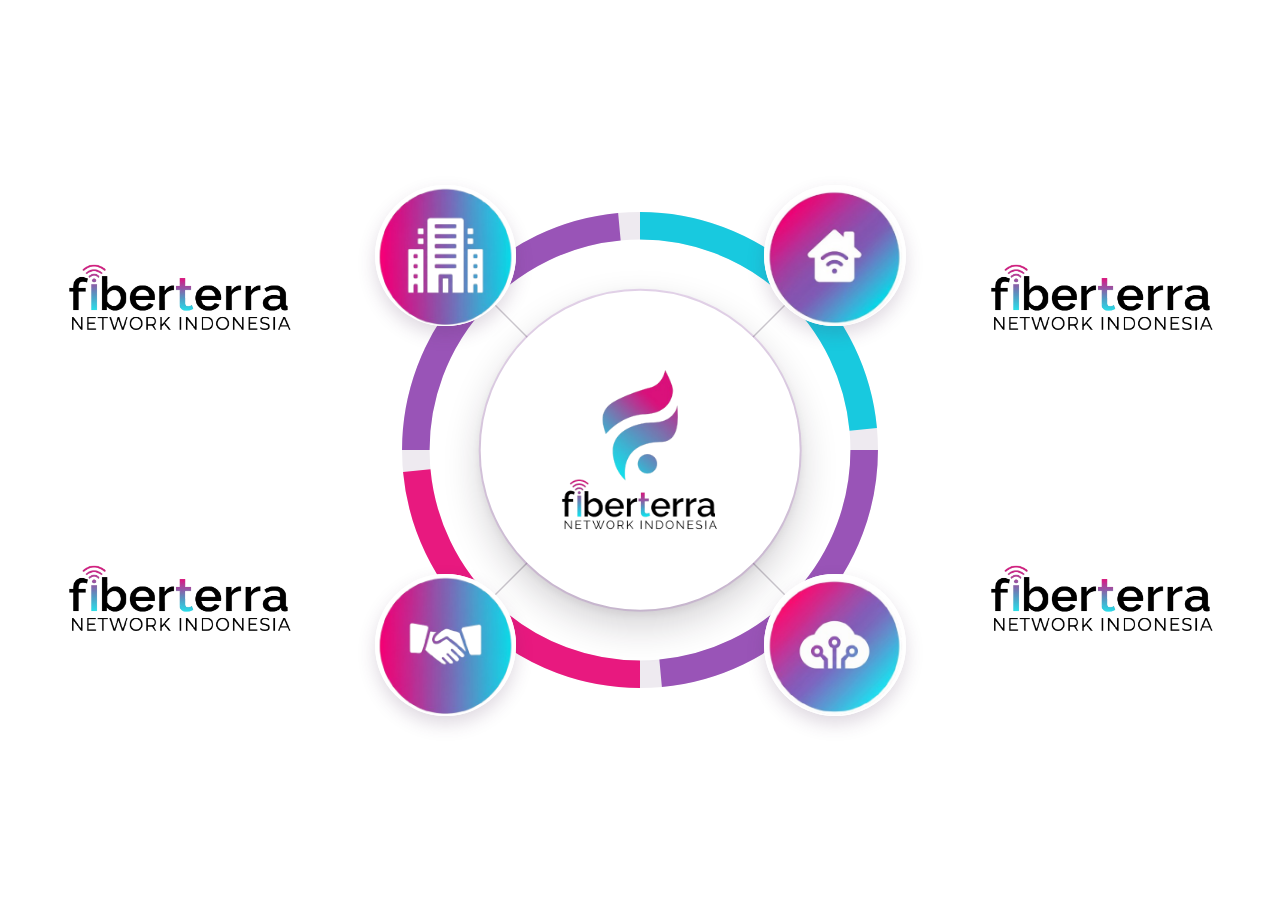
<file: index.html>
<!doctype html>
<html lang="id">
<head>
  <meta charset="utf-8">
  <meta name="viewport" content="width=device-width, initial-scale=1, viewport-fit=cover">
  <meta name="theme-color" content="#ffffff">
  <meta name="description" content="Layanan FIBERTERRA NETWORK ID: internet dedicated, home broadband, partnership, dan cloud.">
  <title>FIBERTERRA NETWORK ID</title>
  <style>
    :root {
      color-scheme: light;
      --magenta: #e8197f;
      --purple: #9954b7;
      --cyan: #18c9df;
      --ink: #16131a;
      --muted: #5f5963;
      --line: #d7d4d8;
    }

    * { box-sizing: border-box; }

    body {
      min-width: 300px;
      min-height: 100vh;
      min-height: 100svh;
      margin: 0;
      display: grid;
      place-items: center;
      padding: 24px clamp(14px, 3vw, 42px);
      background: #fff;
      color: var(--ink);
      font-family: Arial, "Segoe UI", sans-serif;
      -webkit-font-smoothing: antialiased;
    }

    a { color: inherit; text-decoration: none; }

    .diagram {
      width: min(100%, 1320px);
      display: grid;
      grid-template-columns: minmax(130px, 1fr) minmax(320px, 590px) minmax(130px, 1fr);
      grid-template-rows: 1fr 1fr;
      align-items: center;
      column-gap: clamp(22px, 4vw, 64px);
      row-gap: 12px;
    }

    .diagram-stage {
      position: relative;
      grid-column: 2;
      grid-row: 1 / span 2;
      width: 100%;
      aspect-ratio: 1;
      isolation: isolate;
    }

    .diagram-ring {
      position: absolute;
      inset: 0;
      width: 100%;
      height: 100%;
      overflow: visible;
    }

    .connector {
      stroke: #cbc7ce;
      stroke-width: 1.5;
    }

    .ring-base {
      fill: none;
      stroke: #eeeaf0;
      stroke-width: 28;
    }

    .ring-segment {
      fill: none;
      stroke-width: 28;
      stroke-linecap: butt;
      transform: rotate(-90deg);
      transform-origin: 300px 300px;
    }

    .ring-segment.cyan { stroke: var(--cyan); }
    .ring-segment.purple { stroke: var(--purple); }
    .ring-segment.magenta { stroke: var(--magenta); }

    .brand-core {
      position: absolute;
      top: 50%;
      left: 50%;
      width: 54%;
      aspect-ratio: 1;
      min-width: 0;
      display: grid;
      place-items: center;
      padding: 10%;
      transform: translate(-50%, -50%);
      overflow: hidden;
      border: 4px solid #fff;
      border-radius: 50%;
      background: #fff;
      box-shadow: 0 0 0 2px rgba(153, 84, 183, .22), 0 16px 38px rgba(32, 22, 35, .2), 0 3px 10px rgba(32, 22, 35, .08);
      transition: transform .25s ease;
    }

    .brand-core:hover { transform: translate(-50%, -50%) scale(1.04); }

    .brand-core img {
      width: 100%;
      height: 100%;
      min-width: 0;
      min-height: 0;
      object-fit: contain;
      transition: transform .25s ease;
    }

    .brand-core:hover img { transform: scale(1.05); }

    .service-node {
      position: absolute;
      z-index: 2;
      width: 24%;
      height: 24%;
      min-width: 0;
      min-height: 0;
      aspect-ratio: 1;
      display: grid;
      place-items: center;
      overflow: hidden;
      border: 0;
      border-radius: 50%;
      background: #fff;
      box-shadow: 0 8px 18px rgba(76, 45, 90, .18);
      color: #fff;
      transition: transform .2s ease, box-shadow .2s ease;
      -webkit-tap-highlight-color: transparent;
    }

    .service-node:hover,
    .service-node:focus-visible {
      transform: scale(1.06);
      box-shadow: 0 0 0 3px rgba(24, 201, 223, .55), 0 14px 28px rgba(76, 45, 90, .25);
    }

    .service-node:focus-visible,
    .service-label:focus-visible {
      outline: 3px solid var(--cyan);
      outline-offset: 5px;
    }

    .service-node img {
      width: 138%;
      height: 138%;
      min-width: 0;
      min-height: 0;
      aspect-ratio: 1;
      border-radius: 50%;
      background: #fff;
      object-fit: cover;
      transition: transform .25s ease;
    }

    .service-node:hover img,
    .service-node:focus-visible img { transform: scale(1.05); }

    .service-node.enterprise { top: 5%; left: 5%; }
    .service-node.broadband { top: 5%; right: 5%; }
    .service-node.partnership { bottom: 5%; left: 5%; }
    .service-node.cloud { right: 5%; bottom: 5%; }

    .service-label {
      width: fit-content;
      max-width: 230px;
      padding: 8px 0;
      transition: opacity .2s ease;
    }

    .service-label:hover,
    .service-label:focus-visible { opacity: .82; }

    .service-label img {
      display: block;
      width: 100%;
      max-width: 230px;
      height: auto;
      transition: transform .25s ease;
    }

    .service-label:hover img,
    .service-label:focus-visible img { transform: scale(1.05); }

    .service-label.enterprise { grid-column: 1; grid-row: 1; justify-self: end; text-align: right; }
    .service-label.broadband { grid-column: 3; grid-row: 1; justify-self: start; }
    .service-label.partnership { grid-column: 1; grid-row: 2; justify-self: end; text-align: right; }
    .service-label.cloud { grid-column: 3; grid-row: 2; justify-self: start; }

    @media (max-width: 760px) {
      body { padding: 20px 14px; }

      .diagram {
        width: min(100%, 480px);
        grid-template-columns: minmax(0, 1fr) minmax(0, 1fr);
        grid-template-rows: auto auto auto;
        gap: 14px 18px;
      }

      .diagram-stage {
        grid-column: 1 / -1;
        grid-row: 1;
        width: min(100%, 440px, calc(100svh - 40px));
        justify-self: center;
      }

      .service-label {
        width: 100%;
        max-width: none;
        padding: 7px 2px;
        text-align: center !important;
      }

      .service-label img { max-width: 190px; }

      .service-label.enterprise { grid-column: 1; grid-row: 2; }
      .service-label.broadband { grid-column: 2; grid-row: 2; }
      .service-label.partnership { grid-column: 1; grid-row: 3; }
      .service-label.cloud { grid-column: 2; grid-row: 3; }
    }

    @media (max-width: 360px) {
      .diagram { column-gap: 10px; row-gap: 10px; }
      .service-label img { max-width: 160px; }
    }

    @media (prefers-reduced-motion: reduce) {
      *, *::before, *::after { transition-duration: .01ms !important; }
    }
  </style>
</head>
<body>
  <main class="diagram" aria-label="Layanan FIBERTERRA NETWORK ID">
    <div class="diagram-stage">
      <svg class="diagram-ring" viewBox="0 0 600 600" aria-hidden="true">
        <line class="connector" x1="300" y1="300" x2="100" y2="100"></line>
        <line class="connector" x1="300" y1="300" x2="500" y2="100"></line>
        <line class="connector" x1="300" y1="300" x2="100" y2="500"></line>
        <line class="connector" x1="300" y1="300" x2="500" y2="500"></line>
        <circle class="ring-base" cx="300" cy="300" r="228"></circle>
        <circle class="ring-segment cyan" cx="300" cy="300" r="228" stroke-dasharray="337 1097" stroke-dashoffset="0"></circle>
        <circle class="ring-segment purple" cx="300" cy="300" r="228" stroke-dasharray="337 1097" stroke-dashoffset="-358"></circle>
        <circle class="ring-segment magenta" cx="300" cy="300" r="228" stroke-dasharray="337 1097" stroke-dashoffset="-716"></circle>
        <circle class="ring-segment purple" cx="300" cy="300" r="228" stroke-dasharray="337 1097" stroke-dashoffset="-1074"></circle>
      </svg>

      <div class="brand-core">
        <img src="assets/Img-No-Bg/FNI-LOGO.png" alt="Ikon FIBERTERRA NETWORK ID" width="512" height="512">
      </div>

      <a class="service-node enterprise" href="fni-home.html#layanan" aria-label="Internet Dedicated">
        <img src="assets/Img-No-Bg/Corpo-removebg-preview.png" alt="" aria-hidden="true" width="512" height="512">
      </a>
      <a class="service-node broadband" href="fni-home.html#pricelist" aria-label="Home Broadband">
        <img src="assets/Img-No-Bg/House-removebg-preview.png" alt="" aria-hidden="true" width="512" height="512">
      </a>
      <a class="service-node partnership" href="fni-home.html#kontak" aria-label="Partnership">
        <img src="assets/Img-No-Bg/Partner-removebg-preview.png" alt="" aria-hidden="true" width="512" height="512">
      </a>
      <a class="service-node cloud" href="fni-home.html#kontak" aria-label="Cloud and Network">
        <img src="assets/Img-No-Bg/Cloud-removebg-preview.png" alt="" aria-hidden="true" width="512" height="512">
      </a>
    </div>

    <a class="service-label enterprise" href="fni-home.html#layanan" aria-label="Internet Dedicated">
      <img src="assets/Img-No-Bg/FNI-H1.png" alt="Internet Dedicated">
    </a>
    <a class="service-label broadband" href="fni-home.html#pricelist" aria-label="Home Broadband">
      <img src="assets/Img-No-Bg/FNI-H1.png" alt="Home Broadband">
    </a>
    <a class="service-label partnership" href="fni-home.html#kontak" aria-label="Partnership">
      <img src="assets/Img-No-Bg/FNI-H1.png" alt="Partnership">
    </a>
    <a class="service-label cloud" href="fni-home.html#kontak" aria-label="Cloud and Network">
      <img src="assets/Img-No-Bg/FNI-H1.png" alt="Cloud and Network">
    </a>
  </main>
</body>
</html>
</file>
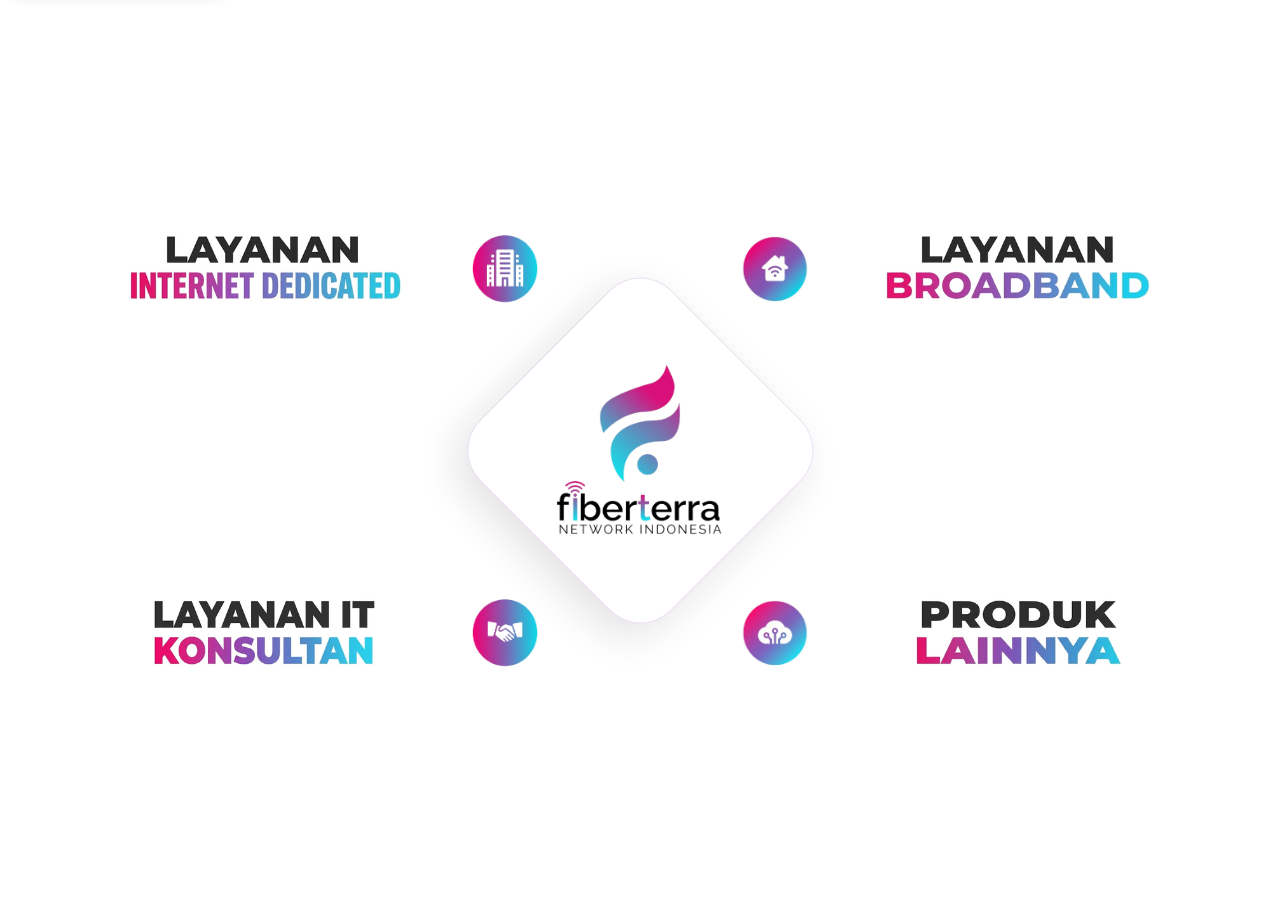
<file: FIBERTERRA-NETWORK-INDONESIA/index.html>
<!doctype html>
<html lang="id">
<head>
  <meta charset="utf-8">
  <meta name="viewport" content="width=device-width, initial-scale=1, viewport-fit=cover">
  <meta name="theme-color" content="#ffffff">
  <meta name="robots" content="index,follow">
  <meta name="description" content="Layanan FIBERTERRA NETWORK ID: internet dedicated, home broadband, IT konsultan, dan produk lainnya.">
  <meta property="og:locale" content="id_ID">
  <meta property="og:type" content="website">
  <meta property="og:site_name" content="FIBERTERRA NETWORK ID">
  <meta property="og:title" content="Pilih Layanan | FIBERTERRA NETWORK ID">
  <meta property="og:description" content="Layanan FIBERTERRA NETWORK ID: internet dedicated, home broadband, IT konsultan, dan produk lainnya.">
  <meta property="og:image" content="assets/img/social-preview.jpg">
  <meta property="og:image:alt" content="FIBERTERRA NETWORK ID — konektivitas dan teknologi untuk bisnis Anda">
  <meta property="og:image:type" content="image/jpeg">
  <meta property="og:image:width" content="1200">
  <meta property="og:image:height" content="630">
  <meta name="twitter:card" content="summary_large_image">
  <meta name="twitter:title" content="Pilih Layanan | FIBERTERRA NETWORK ID">
  <meta name="twitter:description" content="Layanan FIBERTERRA NETWORK ID: internet dedicated, home broadband, IT konsultan, dan produk lainnya.">
  <meta name="twitter:image" content="assets/img/social-preview.jpg">
  <meta name="twitter:image:alt" content="FIBERTERRA NETWORK ID — konektivitas dan teknologi untuk bisnis Anda">
  <title>Pilih Layanan | FIBERTERRA NETWORK ID</title>
  <style>
    :root {
      color-scheme: light;
      --magenta: #e8197f;
      --purple: #9954b7;
      --cyan: #18c9df;
      --ink: #16131a;
    }

    @view-transition {
      navigation: auto;
    }

    ::view-transition-old(root) {
      animation: page-exit .18s ease-in both;
    }

    ::view-transition-new(root) {
      animation: page-enter .28s ease-out both;
    }

    @keyframes page-exit {
      to { opacity: 0; }
    }

    @keyframes page-enter {
      from { opacity: 0; }
    }

    @media (prefers-reduced-motion: reduce) {
      ::view-transition-old(root),
      ::view-transition-new(root) {
        animation-duration: .01ms;
      }
    }

    * { box-sizing: border-box; }

    html {
      height: 100%;
      overflow: hidden;
    }

    body {
      min-width: 300px;
      height: 100vh;
      height: 100svh;
      margin: 0;
      display: grid;
      place-items: center;
      overflow: hidden;
      padding: clamp(8px, 2vh, 24px) clamp(14px, 3vw, 42px);
      background: #fff;
      color: var(--ink);
      font-family: Arial, "Segoe UI", sans-serif;
      -webkit-font-smoothing: antialiased;
    }

    a { color: inherit; text-decoration: none; }
    .skip-link { position: fixed; z-index: 10; top: 12px; left: 12px; padding: 10px 16px; transform: translateY(-160%); border-radius: 8px; background: #fff; color: var(--ink); box-shadow: 0 4px 16px rgba(0,0,0,.18); }
    .skip-link:focus { transform: translateY(0); outline: 3px solid var(--cyan); outline-offset: 3px; }
    .sr-only { position: absolute; width: 1px; height: 1px; padding: 0; margin: -1px; overflow: hidden; clip: rect(0, 0, 0, 0); white-space: nowrap; border: 0; }

    .diagram {
      position: relative;
      width: min(100%, 1440px, calc((100svh - 48px) * 1.65));
      display: grid;
      grid-template-columns: repeat(2, minmax(0, 1fr));
      grid-template-rows: repeat(2, minmax(0, 1fr));
      align-items: center;
      aspect-ratio: 1.65;
    }

    .diagram-stage {
      position: absolute;
      z-index: 3;
      top: 50%;
      left: 50%;
      width: min(34%, 480px);
      aspect-ratio: 1;
      transform: translate(-50%, -50%);
    }

    .brand-core {
      position: absolute;
      top: 50%;
      left: 50%;
      z-index: 1;
      width: 66%;
      aspect-ratio: 1;
      min-width: 0;
      display: grid;
      place-items: center;
      padding: 8%;
      transform: translate(-50%, -50%);
      transition: transform .25s ease;
    }

    .brand-core::before {
      position: absolute;
      inset: 0;
      content: "";
      border: 1px solid rgba(153, 84, 183, .18);
      border-radius: 16%;
      background: #fff;
      box-shadow: 0 16px 40px rgba(32, 22, 35, .12);
      transform: rotate(45deg);
    }

    .brand-core:hover { transform: translate(-50%, -50%) scale(1.04); }

    .brand-core img {
      position: relative;
      z-index: 1;
      width: 100%;
      height: 100%;
      min-width: 0;
      min-height: 0;
      object-fit: contain;
      transition: transform .25s ease;
    }

    .brand-core:hover img { transform: scale(1.05); }

    .service-label:focus-visible {
      outline: 3px solid var(--cyan);
      outline-offset: 3px;
    }

    .service-label {
      width: 100%;
      min-width: 0;
      height: 100%;
      min-height: 0;
      display: flex;
      align-items: center;
      justify-content: center;
      gap: clamp(16px, 2vw, 32px);
      padding: clamp(18px, 2.2vw, 32px);
      background: #fff;
      transition: background-color .2s ease, transform .2s ease;
      -webkit-tap-highlight-color: transparent;
    }

    .service-label:hover,
    .service-label:focus-visible {
      background: rgba(24, 201, 223, .035);
    }

    .service-label .service-icon {
      display: block;
      flex: 0 0 clamp(96px, 10vw, 160px);
      width: clamp(96px, 10vw, 160px);
      height: clamp(96px, 10vw, 160px);
      object-fit: contain;
      transition: transform .25s ease;
    }

    .service-label .service-picture {
      display: block;
      flex: 0 1 min(56%, 360px);
      width: min(56%, 360px);
      max-width: 360px;
      transition: transform .25s ease;
    }

    .service-label .service-picture img {
      display: block;
      width: 100%;
      height: auto;
    }

    .service-label:hover img,
    .service-label:focus-visible img { transform: scale(1.05); }

    .service-label.enterprise {
      grid-column: 1;
      grid-row: 1;
      flex-direction: row-reverse;
      text-align: right;
    }

    .service-label.broadband {
      grid-column: 2;
      grid-row: 1;
    }

    .service-label.partnership {
      grid-column: 1;
      grid-row: 2;
      flex-direction: row-reverse;
      text-align: right;
    }

    .service-label.cloud {
      grid-column: 2;
      grid-row: 2;
    }

    @media (max-width: 1200px) {
      .diagram {
        width: min(100%, 1040px, calc((100svh - 48px) * 1.42));
        grid-template-rows: repeat(2, minmax(0, 1fr));
        aspect-ratio: 1.42;
      }

      .diagram-stage { width: 34%; }

      .brand-core {
        width: 64%;
        padding: 7%;
      }

      .service-label {
        min-height: 0;
        gap: clamp(14px, 2vw, 24px);
        padding: clamp(18px, 2.4vw, 32px);
      }

      .service-label .service-icon {
        flex-basis: clamp(96px, 11vw, 132px);
        width: clamp(96px, 11vw, 132px);
        height: clamp(96px, 11vw, 132px);
      }

      .service-label .service-picture { flex-basis: min(58%, 280px); width: min(58%, 280px); }
    }

    @media (max-width: 640px) {
      body { padding: 12px 14px; }

      .diagram {
        width: min(100%, 460px, calc((100svh - 24px) * .72));
        grid-template-rows: repeat(2, minmax(0, 1fr));
        aspect-ratio: .72;
      }

      .diagram-stage {
        width: 44%;
      }

      .brand-core {
        width: 62%;
        padding: 6%;
      }

      .service-label {
        min-height: 0;
        flex-direction: column;
        gap: clamp(6px, 1.2vh, 10px);
        padding: clamp(8px, 1.5vh, 18px) 12px;
        text-align: center;
      }

      .service-label.enterprise,
      .service-label.partnership { flex-direction: column; }

      .service-label .service-icon {
        flex: 0 0 clamp(72px, min(20vw, 10vh), 112px);
        width: clamp(72px, min(20vw, 10vh), 112px);
        height: clamp(72px, min(20vw, 10vh), 112px);
      }

      .service-label .service-picture {
        flex-basis: min(100%, 210px);
        width: min(100%, 210px);
      }

      .service-label.enterprise,
      .service-label.broadband { justify-content: flex-start; }

      .service-label.partnership,
      .service-label.cloud { justify-content: flex-end; }
    }

    @media (max-width: 360px) {
      .service-label { gap: 8px; padding: 8px; }
      .service-label { padding-top: 4px; padding-bottom: 4px; }
      .service-label .service-icon { flex-basis: 66px; width: 66px; height: 66px; }
      .service-label .service-picture { flex-basis: min(100%, 150px); width: min(100%, 150px); }
    }

    @media (prefers-reduced-motion: reduce) {
      *, *::before, *::after { transition-duration: .01ms !important; }
    }
  </style>
</head>
<body>
  <a class="skip-link" href="#beranda">Lewati ke pilihan layanan</a>
  <main class="diagram" id="beranda" aria-label="Layanan FIBERTERRA NETWORK ID" tabindex="-1">
    <h1 class="sr-only">Pilih Layanan FIBERTERRA NETWORK ID</h1>
    <div class="diagram-stage">
      <a class="brand-core" href="home.html" aria-label="Buka beranda perusahaan">
        <img src="assets/img-no-bg/fni-logo.png" alt="Ikon FIBERTERRA NETWORK ID" width="512" height="512">
      </a>

    </div>

    <a class="service-label enterprise" href="internet-dedicated.html" aria-label="Internet Dedicated">
      <img class="service-icon" src="assets/img-no-bg/corpo-removebg-preview.png" alt="" aria-hidden="true" width="512" height="512">
      <picture class="service-picture">
        <source type="image/avif" srcset="assets/optimized/layananinternetdedicated-480.avif 480w, assets/optimized/layananinternetdedicated-768.avif 768w, assets/optimized/layananinternetdedicated-1024.avif 1024w" sizes="(max-width: 640px) 48vw, (max-width: 960px) 34vw, 360px">
        <source type="image/webp" srcset="assets/optimized/layananinternetdedicated-480.webp 480w, assets/optimized/layananinternetdedicated-768.webp 768w, assets/optimized/layananinternetdedicated-1024.webp 1024w" sizes="(max-width: 640px) 48vw, (max-width: 960px) 34vw, 360px">
        <img class="service-title" src="assets/img/layananinternetdedicated.jpg" alt="" width="1100" height="614">
      </picture>
    </a>
    <a class="service-label broadband" href="broadband.html" aria-label="Home Broadband">
      <img class="service-icon" src="assets/img-no-bg/house-removebg-preview.png" alt="" aria-hidden="true" width="512" height="512">
      <picture class="service-picture">
        <source type="image/avif" srcset="assets/optimized/layananbroadband-480.avif 480w, assets/optimized/layananbroadband-768.avif 768w, assets/optimized/layananbroadband-1024.avif 1024w" sizes="(max-width: 640px) 48vw, (max-width: 960px) 34vw, 360px">
        <source type="image/webp" srcset="assets/optimized/layananbroadband-480.webp 480w, assets/optimized/layananbroadband-768.webp 768w, assets/optimized/layananbroadband-1024.webp 1024w" sizes="(max-width: 640px) 48vw, (max-width: 960px) 34vw, 360px">
        <img class="service-title" src="assets/img/layananbroadband.jpg" alt="" width="1024" height="572">
      </picture>
    </a>
    <a class="service-label partnership" href="it-konsultan.html" aria-label="Layanan IT Konsultan">
      <img class="service-icon" src="assets/img-no-bg/partner-removebg-preview.png" alt="" aria-hidden="true" width="512" height="512">
      <picture class="service-picture">
        <source type="image/avif" srcset="assets/optimized/layananitkonsultan-480.avif 480w, assets/optimized/layananitkonsultan-768.avif 768w, assets/optimized/layananitkonsultan-1024.avif 1024w" sizes="(max-width: 640px) 48vw, (max-width: 960px) 34vw, 360px">
        <source type="image/webp" srcset="assets/optimized/layananitkonsultan-480.webp 480w, assets/optimized/layananitkonsultan-768.webp 768w, assets/optimized/layananitkonsultan-1024.webp 1024w" sizes="(max-width: 640px) 48vw, (max-width: 960px) 34vw, 360px">
        <img class="service-title" src="assets/img/layananitkonsultan.jpg" alt="" width="1024" height="572">
      </picture>
    </a>
    <a class="service-label cloud" href="produk-lainnya.html" aria-label="Produk Lainnya">
      <img class="service-icon" src="assets/img-no-bg/cloud-removebg-preview.png" alt="" aria-hidden="true" width="512" height="512">
      <picture class="service-picture">
        <source type="image/avif" srcset="assets/optimized/produklainnya-480.avif 480w, assets/optimized/produklainnya-768.avif 768w, assets/optimized/produklainnya-1024.avif 1024w" sizes="(max-width: 640px) 48vw, (max-width: 960px) 34vw, 360px">
        <source type="image/webp" srcset="assets/optimized/produklainnya-480.webp 480w, assets/optimized/produklainnya-768.webp 768w, assets/optimized/produklainnya-1024.webp 1024w" sizes="(max-width: 640px) 48vw, (max-width: 960px) 34vw, 360px">
        <img class="service-title" src="assets/img/produklainnya.jpg" alt="" width="1024" height="572">
      </picture>
    </a>
  </main>
</body>
</html>
</file>
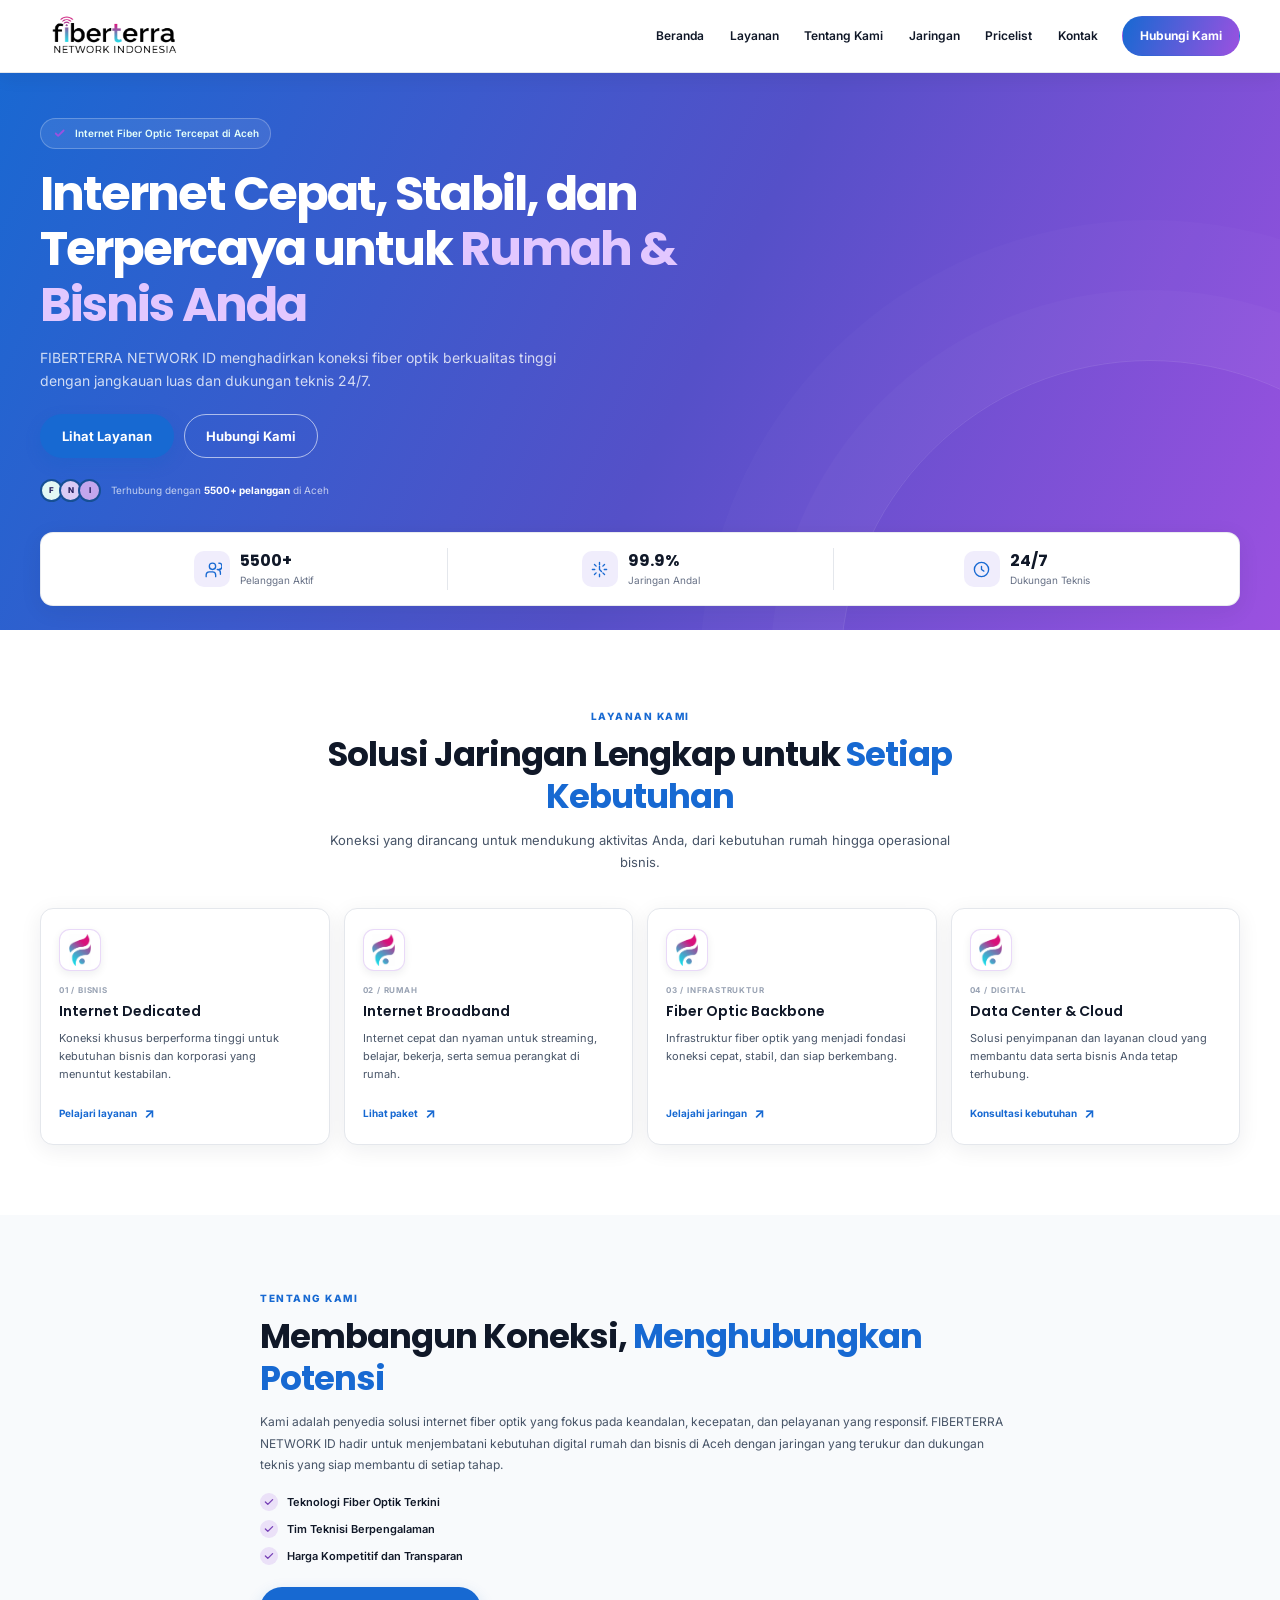
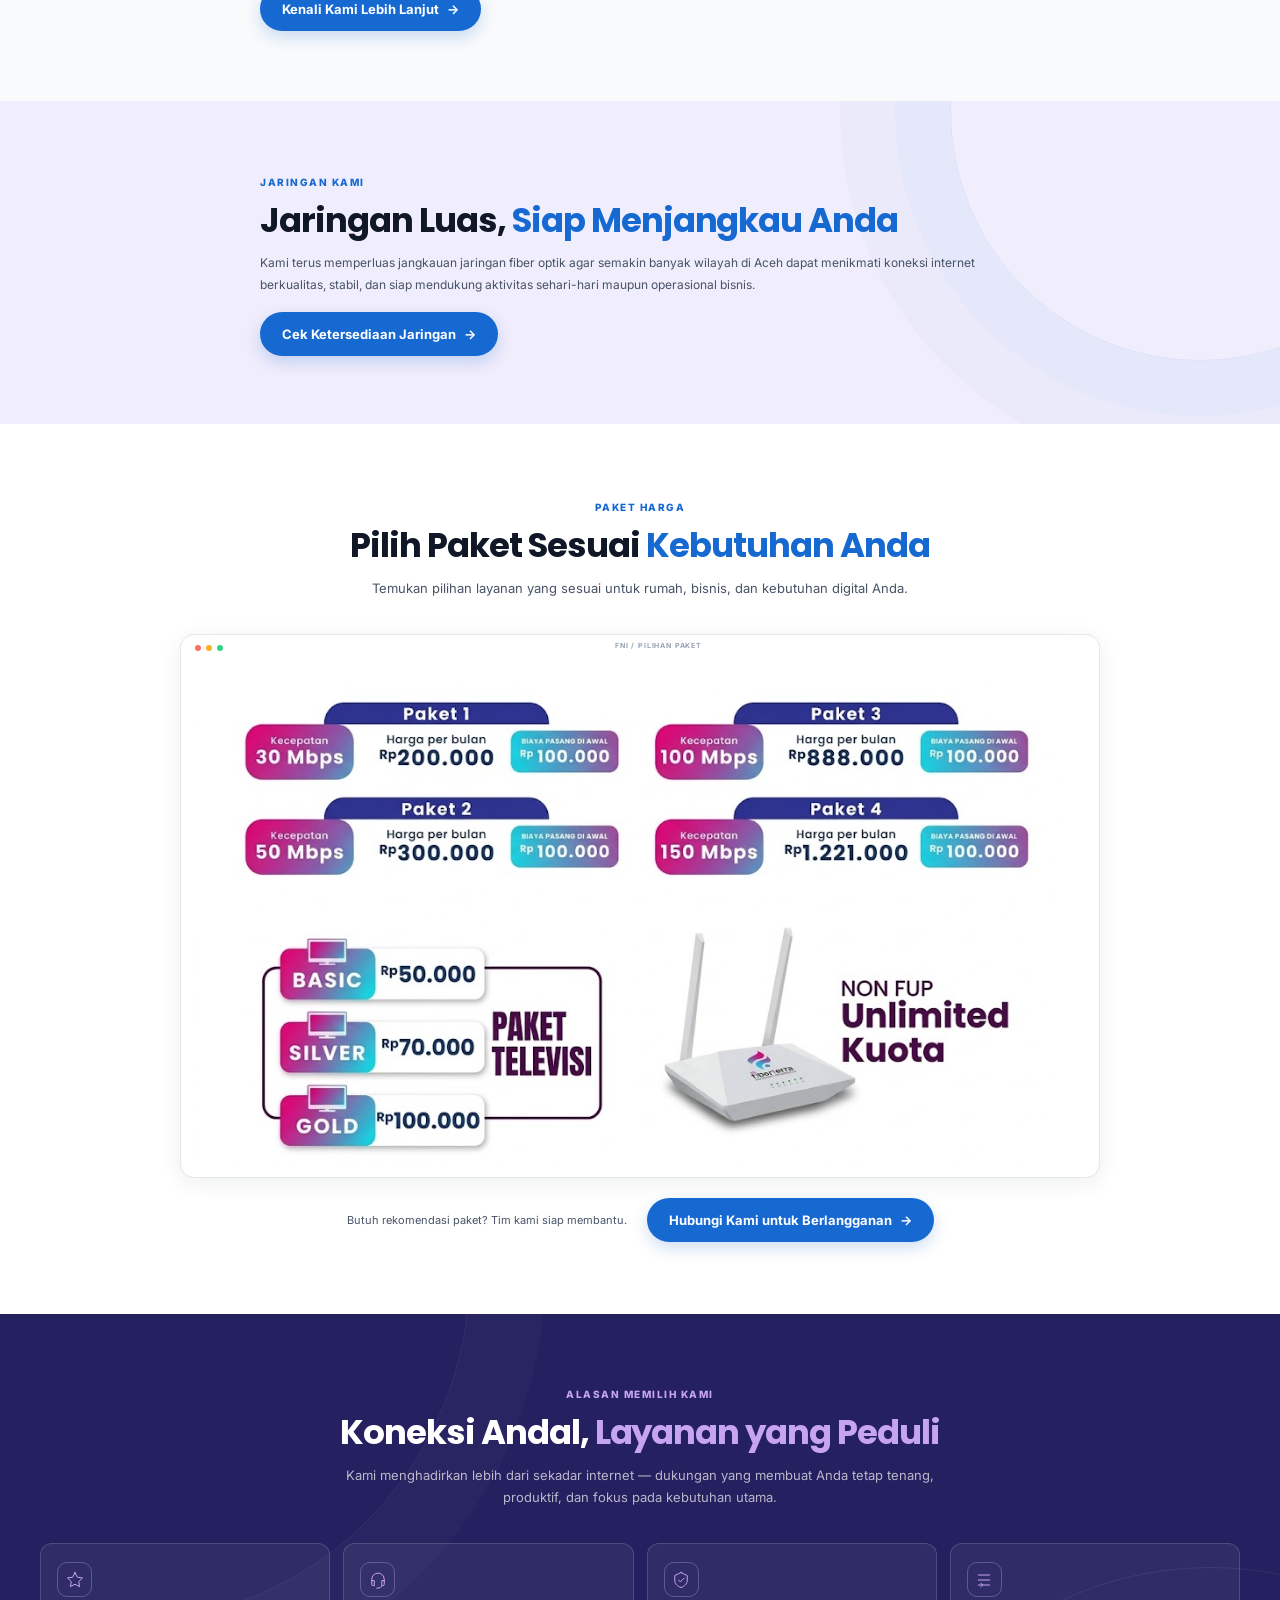
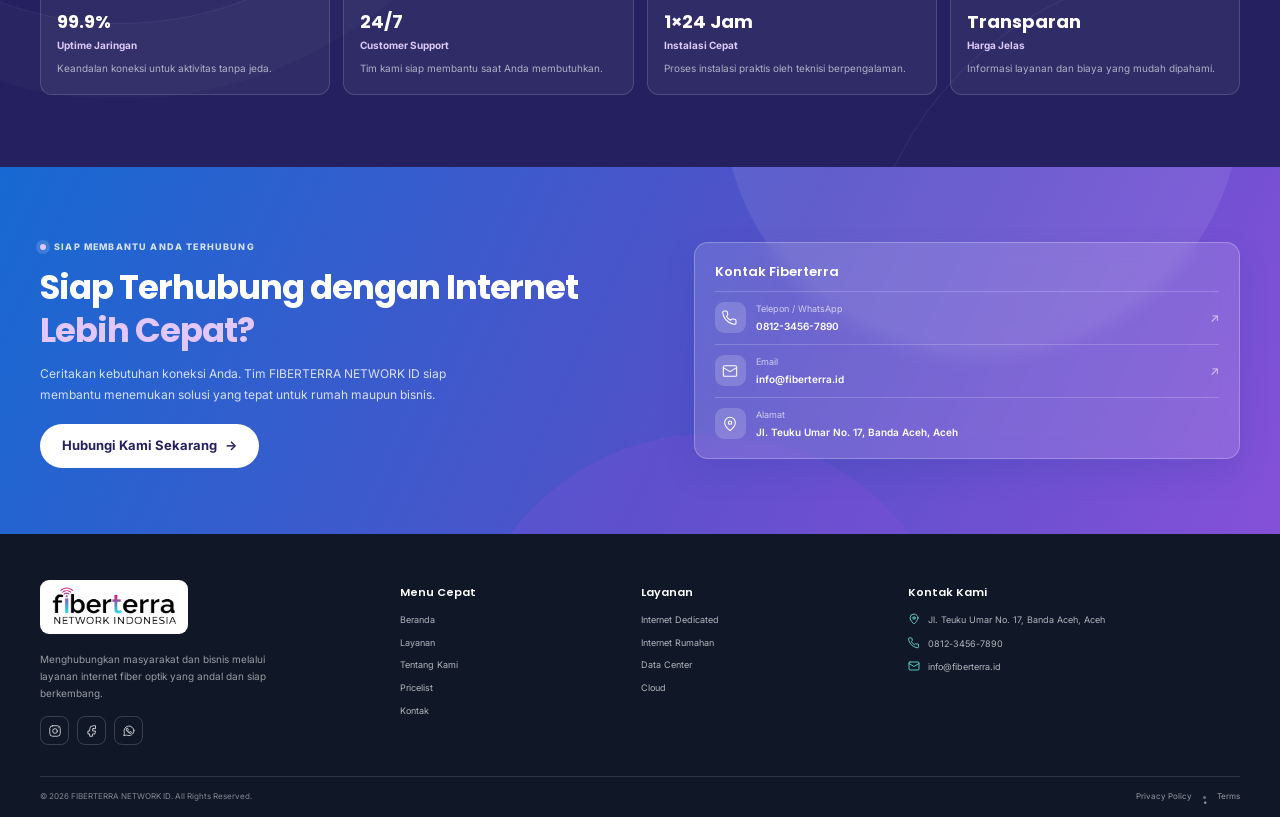
<file: fni-home.html>
﻿<!doctype html>
<html lang="id">
<head>
  <meta charset="utf-8">
  <meta name="viewport" content="width=device-width, initial-scale=1">
  <meta name="theme-color" content="#073D82">
  <meta name="description" content="FIBERTERRA NETWORK ID menghadirkan layanan internet fiber optik untuk rumah dan bisnis di Aceh.">
  <title>FIBERTERRA NETWORK ID | Internet Fiber Optik Aceh</title>
  <link rel="preconnect" href="https://fonts.googleapis.com">
  <link rel="preconnect" href="https://fonts.gstatic.com" crossorigin>
  <link href="https://fonts.googleapis.com/css2?family=Inter:wght@400;500;600;700&family=Poppins:wght@600;700;800&display=swap" rel="stylesheet">
  <link rel="stylesheet" href="css/style.css">
  <script src="js/script.js" defer></script>
</head>
<body>
  <a class="skip-link" href="#main-content">Lewati ke konten utama</a>

  <header class="site-header" id="site-header">
    <nav class="navbar container" aria-label="Navigasi utama">
      <a class="brand" href="#beranda" aria-label="FIBERTERRA NETWORK ID — Beranda">
        <span class="brand-logo"><img src="assets/Img-No-Bg/FNI-H1.png" alt="FIBERTERRA NETWORK ID" width="3168" height="1344"></span>
      </a>

      <button class="menu-toggle" type="button" aria-label="Buka menu navigasi" aria-expanded="false" aria-controls="primary-navigation">
        <span></span><span></span><span></span>
      </button>

      <div class="nav-panel" id="primary-navigation">
        <ul class="nav-links">
          <li><a href="index.html">Beranda</a></li>
          <li><a href="#layanan">Layanan</a></li>
          <li><a href="#tentang">Tentang Kami</a></li>
          <li><a href="#jaringan">Jaringan</a></li>
          <li><a href="#pricelist">Pricelist</a></li>
          <li><a href="#kontak">Kontak</a></li>
        </ul>
        <a class="button button-accent nav-cta" href="#kontak">Hubungi Kami</a>
      </div>
    </nav>
  </header>

  <main id="main-content">
    <section class="hero" id="beranda" aria-labelledby="hero-title">
      <div class="hero-backdrop" aria-hidden="true"></div>
      <div class="container hero-content">
        <div class="hero-copy">
          <span class="hero-badge">
            <svg viewBox="0 0 20 20" aria-hidden="true"><path d="m5 10 3.2 3.2L15.5 6"/></svg>
            Internet Fiber Optic Tercepat di Aceh
          </span>
          <h1 id="hero-title">Internet Cepat, Stabil, dan Terpercaya untuk <span>Rumah &amp; Bisnis Anda</span></h1>
<p class="hero-description">FIBERTERRA NETWORK ID menghadirkan koneksi fiber optik berkualitas tinggi dengan jangkauan luas dan dukungan teknis 24/7.</p>
          <div class="hero-actions">
            <a class="button button-primary" href="#layanan">Lihat Layanan</a>
            <a class="button button-outline-light" href="#kontak">Hubungi Kami</a>
          </div>
          <div class="hero-trust">
            <div class="trust-avatars" aria-hidden="true"><span>F</span><span>N</span><span>I</span></div>
<p>Terhubung dengan <strong>5500+ pelanggan</strong> di Aceh</p>
          </div>
        </div>
      </div>
      <div class="container hero-stats-wrap">
        <div class="hero-stats">
<div class="hero-stat"><span class="stat-icon"><svg viewBox="0 0 24 24" aria-hidden="true"><path d="M16 21v-2a4 4 0 0 0-4-4H8a4 4 0 0 0-4 4v2m12-13a4 4 0 1 1-8 0 4 4 0 0 1 8 0Zm2 4a4 4 0 0 1 4 4v2m-2-14a4 4 0 0 1 0 8"/></svg></span><span><strong>5500+</strong><small>Pelanggan Aktif</small></span></div>
          <div class="hero-stat"><span class="stat-icon"><svg viewBox="0 0 24 24" aria-hidden="true"><path d="M12 3v3m0 12v3M3 12h3m12 0h3M5.64 5.64l2.12 2.12m8.48 8.48 2.12 2.12m0-12.72-2.12 2.12m-8.48 8.48-2.12 2.12M12 8v4l2.5 2.5"/></svg></span><span><strong>99.9%</strong><small>Jaringan Andal</small></span></div>
          <div class="hero-stat"><span class="stat-icon"><svg viewBox="0 0 24 24" aria-hidden="true"><path d="M12 8v4l3 2m6-2a9 9 0 1 1-18 0 9 9 0 0 1 18 0Z"/></svg></span><span><strong>24/7</strong><small>Dukungan Teknis</small></span></div>
        </div>
      </div>
    </section>

    <section class="section services-section" id="layanan" aria-labelledby="services-title">
      <div class="container">
        <div class="section-heading centered reveal">
          <span class="eyebrow">LAYANAN KAMI</span>
          <h2 id="services-title">Solusi Jaringan Lengkap untuk <span>Setiap Kebutuhan</span></h2>
<p>Koneksi yang dirancang untuk mendukung aktivitas Anda, dari kebutuhan rumah hingga operasional bisnis.</p>
        </div>
        <div class="services-grid">
          <article class="service-card reveal">
            <div class="service-icon"><img src="assets/Img/FNI-ICON.jpg" alt="" aria-hidden="true"></div>
            <span class="card-index">01 / BISNIS</span>
            <h3>Internet Dedicated</h3>
<p>Koneksi khusus berperforma tinggi untuk kebutuhan bisnis dan korporasi yang menuntut kestabilan.</p>
            <a class="text-link" href="#kontak">Pelajari layanan <span aria-hidden="true">↗</span></a>
          </article>
          <article class="service-card reveal">
            <div class="service-icon"><img src="assets/Img/FNI-ICON.jpg" alt="" aria-hidden="true"></div>
            <span class="card-index">02 / RUMAH</span>
            <h3>Internet Broadband</h3>
<p>Internet cepat dan nyaman untuk streaming, belajar, bekerja, serta semua perangkat di rumah.</p>
            <a class="text-link" href="#pricelist">Lihat paket <span aria-hidden="true">↗</span></a>
          </article>
          <article class="service-card reveal">
            <div class="service-icon"><img src="assets/Img/FNI-ICON.jpg" alt="" aria-hidden="true"></div>
            <span class="card-index">03 / INFRASTRUKTUR</span>
            <h3>Fiber Optic Backbone</h3>
<p>Infrastruktur fiber optik yang menjadi fondasi koneksi cepat, stabil, dan siap berkembang.</p>
            <a class="text-link" href="#jaringan">Jelajahi jaringan <span aria-hidden="true">↗</span></a>
          </article>
          <article class="service-card reveal">
            <div class="service-icon"><img src="assets/Img/FNI-ICON.jpg" alt="" aria-hidden="true"></div>
            <span class="card-index">04 / DIGITAL</span>
            <h3>Data Center &amp; Cloud</h3>
<p>Solusi penyimpanan dan layanan cloud yang membantu data serta bisnis Anda tetap terhubung.</p>
            <a class="text-link" href="#kontak">Konsultasi kebutuhan <span aria-hidden="true">↗</span></a>
          </article>
        </div>
      </div>
    </section>

    <section class="section about-section" id="tentang" aria-labelledby="about-title">
      <div class="container about-layout">
        <div class="about-copy reveal">
          <span class="eyebrow">TENTANG KAMI</span>
          <h2 id="about-title">Membangun Koneksi, <span>Menghubungkan Potensi</span></h2>
          <p class="about-description">Kami adalah penyedia solusi internet fiber optik yang fokus pada keandalan, kecepatan, dan pelayanan yang responsif. FIBERTERRA NETWORK ID hadir untuk menjembatani kebutuhan digital rumah dan bisnis di Aceh dengan jaringan yang terukur dan dukungan teknis yang siap membantu di setiap tahap.</p>
          <ul class="check-list">
            <li><span class="check-icon"><svg viewBox="0 0 20 20" aria-hidden="true"><path d="m4 10 4 4 8-8"/></svg></span>Teknologi Fiber Optik Terkini</li>
            <li><span class="check-icon"><svg viewBox="0 0 20 20" aria-hidden="true"><path d="m4 10 4 4 8-8"/></svg></span>Tim Teknisi Berpengalaman</li>
            <li><span class="check-icon"><svg viewBox="0 0 20 20" aria-hidden="true"><path d="m4 10 4 4 8-8"/></svg></span>Harga Kompetitif dan Transparan</li>
          </ul>
          <a class="button button-primary" href="#kontak">Kenali Kami Lebih Lanjut <span aria-hidden="true">→</span></a>
        </div>
      </div>
    </section>

    <section class="coverage-section" id="jaringan" aria-labelledby="coverage-title">
      <div class="coverage-pattern" aria-hidden="true"></div>
      <div class="container coverage-layout">
        <div class="coverage-copy reveal">
          <span class="eyebrow">JARINGAN KAMI</span>
          <h2 id="coverage-title">Jaringan Luas, <span>Siap Menjangkau Anda</span></h2>
          <p>Kami terus memperluas jangkauan jaringan fiber optik agar semakin banyak wilayah di Aceh dapat menikmati koneksi internet berkualitas, stabil, dan siap mendukung aktivitas sehari-hari maupun operasional bisnis.</p>
          <a class="button button-primary" href="#kontak">Cek Ketersediaan Jaringan <span aria-hidden="true">→</span></a>
        </div>
      </div>
    </section>

    <section class="section pricing-section" id="pricelist" aria-labelledby="pricing-title">
      <div class="container">
        <div class="section-heading centered reveal">
          <span class="eyebrow">PAKET HARGA</span>
          <h2 id="pricing-title">Pilih Paket Sesuai <span>Kebutuhan Anda</span></h2>
          <p>Temukan pilihan layanan yang sesuai untuk rumah, bisnis, dan kebutuhan digital Anda.</p>
        </div>
        <figure class="pricelist-frame reveal">
          <div class="pricelist-topline"><span class="frame-dot"></span><span class="frame-dot"></span><span class="frame-dot"></span><span class="frame-label">FNI / PILIHAN PAKET</span></div>
          <img src="assets/Img/Pricelist.jpg" alt="Daftar paket dan harga layanan FIBERTERRA NETWORK ID" loading="lazy" width="2000" height="1300">
          <figcaption class="sr-only">Pricelist FIBERTERRA NETWORK ID</figcaption>
        </figure>
        <div class="pricing-action reveal">
          <p>Butuh rekomendasi paket? Tim kami siap membantu.</p>
          <a class="button button-primary" href="#kontak">Hubungi Kami untuk Berlangganan <span aria-hidden="true">→</span></a>
        </div>
      </div>
    </section>

    <section class="why-section" aria-labelledby="why-title">
      <div class="why-decoration why-decoration-one" aria-hidden="true"></div>
      <div class="why-decoration why-decoration-two" aria-hidden="true"></div>
      <div class="container">
        <div class="section-heading centered section-heading-light reveal">
          <span class="eyebrow">ALASAN MEMILIH KAMI</span>
          <h2 id="why-title">Koneksi Andal, <span>Layanan yang Peduli</span></h2>
          <p>Kami menghadirkan lebih dari sekadar internet — dukungan yang membuat Anda tetap tenang, produktif, dan fokus pada kebutuhan utama.</p>
        </div>
        <div class="why-grid">
<article class="why-item reveal"><div class="why-icon"><svg viewBox="0 0 32 32" aria-hidden="true"><path d="m16 4 3.7 7.5 8.3 1.2-6 5.8 1.4 8.2-7.4-3.9-7.4 3.9 1.4-8.2-6-5.8 8.3-1.2L16 4Z"/></svg></div><strong>99.9%</strong><h3>Uptime Jaringan</h3><p>Keandalan koneksi untuk aktivitas tanpa jeda.</p></article>
          <article class="why-item reveal"><div class="why-icon"><svg viewBox="0 0 32 32" aria-hidden="true"><path d="M6 17v-2a10 10 0 0 1 20 0v2m-20 0h4v8H8a2 2 0 0 1-2-2v-6Zm20 0h-4v8h2a2 2 0 0 0 2-2v-6Zm-4 9a6 6 0 0 1-6 3h-2"/></svg></div><strong>24/7</strong><h3>Customer Support</h3><p>Tim kami siap membantu saat Anda membutuhkan.</p></article>
          <article class="why-item reveal"><div class="why-icon"><svg viewBox="0 0 32 32" aria-hidden="true"><path d="M16 4 6 9v7c0 6 4.3 10.5 10 12 5.7-1.5 10-6 10-12V9L16 4Zm-4 12 3 3 6-6"/></svg></div><strong>1×24 Jam</strong><h3>Instalasi Cepat</h3><p>Proses instalasi praktis oleh teknisi berpengalaman.</p></article>
          <article class="why-item reveal"><div class="why-icon"><svg viewBox="0 0 32 32" aria-hidden="true"><path d="M7 8h18M7 16h18M7 24h18m-14-3 3 3-3 3"/></svg></div><strong>Transparan</strong><h3>Harga Jelas</h3><p>Informasi layanan dan biaya yang mudah dipahami.</p></article>
        </div>
      </div>
    </section>

    <section class="contact-section" id="kontak" aria-labelledby="contact-title">
      <div class="contact-glow contact-glow-one" aria-hidden="true"></div>
      <div class="contact-glow contact-glow-two" aria-hidden="true"></div>
      <div class="container contact-layout">
        <div class="contact-copy reveal">
          <span class="contact-eyebrow"><span></span> SIAP MEMBANTU ANDA TERHUBUNG</span>
          <h2 id="contact-title">Siap Terhubung dengan Internet <span>Lebih Cepat?</span></h2>
          <p>Ceritakan kebutuhan koneksi Anda. Tim FIBERTERRA NETWORK ID siap membantu menemukan solusi yang tepat untuk rumah maupun bisnis.</p>
          <a class="button button-white" href="https://wa.me/6281234567890?text=Halo%20FIBERTERRA%20NETWORK%20ID%2C%20saya%20ingin%20bertanya%20mengenai%20paket%20internet." target="_blank" rel="noreferrer">Hubungi Kami Sekarang <span aria-hidden="true">→</span></a>
        </div>
        <div class="contact-card reveal">
          <h3>Kontak Fiberterra</h3>
          <a class="contact-row" href="tel:+6281234567890"><span class="contact-icon"><svg viewBox="0 0 24 24" aria-hidden="true"><path d="M21 16.5v3a2 2 0 0 1-2.2 2 19.8 19.8 0 0 1-8.6-3.1 19.5 19.5 0 0 1-6-6A19.8 19.8 0 0 1 1.1 3.8 2 2 0 0 1 3.1 1.6h3a2 2 0 0 1 2 1.7l.5 3.1a2 2 0 0 1-.6 1.7L6.7 9.4a16 16 0 0 0 6 6l1.3-1.3a2 2 0 0 1 1.7-.6l3.1.5a2 2 0 0 1 2.2 2.5Z"/></svg></span><span><small>Telepon / WhatsApp</small><strong>0812-3456-7890</strong></span><span class="contact-arrow" aria-hidden="true">↗</span></a>
          <a class="contact-row" href="mailto:info@fiberterra.id"><span class="contact-icon"><svg viewBox="0 0 24 24" aria-hidden="true"><rect x="2" y="4" width="20" height="16" rx="2"/><path d="m22 7-10 6L2 7"/></svg></span><span><small>Email</small><strong>info@fiberterra.id</strong></span><span class="contact-arrow" aria-hidden="true">↗</span></a>
          <div class="contact-row"><span class="contact-icon"><svg viewBox="0 0 24 24" aria-hidden="true"><path d="M20 10c0 5-8 12-8 12S4 15 4 10a8 8 0 1 1 16 0Z"/><circle cx="12" cy="10" r="2.5"/></svg></span><span><small>Alamat</small><strong>Jl. Teuku Umar No. 17, Banda Aceh, Aceh</strong></span></div>
        </div>
      </div>
    </section>
  </main>

  <footer class="site-footer">
    <div class="container">
      <div class="footer-grid">
        <div class="footer-brand-column">
          <a class="footer-brand" href="#beranda" aria-label="FIBERTERRA NETWORK ID — Beranda">
            <span class="footer-brand-logo"><img src="assets/Img-No-Bg/FNI-H1.png" alt="FIBERTERRA NETWORK ID" width="3168" height="1344" loading="lazy"></span>
          </a>
          <p>Menghubungkan masyarakat dan bisnis melalui layanan internet fiber optik yang andal dan siap berkembang.</p>
          <div class="social-links" aria-label="Media sosial">
            <a href="https://instagram.com" target="_blank" rel="noreferrer" aria-label="Instagram"><svg viewBox="0 0 24 24" aria-hidden="true"><rect x="3" y="3" width="18" height="18" rx="5"/><circle cx="12" cy="12" r="4"/><path d="M17.5 6.5h.01"/></svg></a>
            <a href="https://facebook.com" target="_blank" rel="noreferrer" aria-label="Facebook"><svg viewBox="0 0 24 24" aria-hidden="true"><path d="M14 8h4V3h-4a6 6 0 0 0-6 6v3H5v5h3v4h5v-4h4l1-5h-5V9a1 1 0 0 1 1-1Z"/></svg></a>
            <a href="https://wa.me/6281234567890" target="_blank" rel="noreferrer" aria-label="WhatsApp"><svg viewBox="0 0 24 24" aria-hidden="true"><path d="M20.5 11.5a8.5 8.5 0 0 1-12.6 7.4L3 20l1.2-4.7A8.5 8.5 0 1 1 20.5 11.5Z"/><path d="M8 8.2c.4-.8.8-.8 1.2-.8.3 0 .5 0 .7.5l.8 1.8c.1.3.1.5-.1.7l-.6.7c.7 1.4 1.7 2.3 3.1 2.9l.6-.7c.2-.2.4-.3.7-.2l1.7.8c.4.2.5.4.5.7 0 .4-.2.9-.7 1.2-.5.3-1.2.5-2.2.2-1-.3-2.3-.8-3.9-2.3-1.3-1.2-2.2-2.7-2.5-3.8-.3-.9.1-1.4.7-1.7Z"/></svg></a>
          </div>
        </div>
        <div class="footer-column">
          <h3>Menu Cepat</h3>
          <ul><li><a href="#beranda">Beranda</a></li><li><a href="#layanan">Layanan</a></li><li><a href="#tentang">Tentang Kami</a></li><li><a href="#pricelist">Pricelist</a></li><li><a href="#kontak">Kontak</a></li></ul>
        </div>
        <div class="footer-column">
          <h3>Layanan</h3>
          <ul><li><a href="#layanan">Internet Dedicated</a></li><li><a href="#layanan">Internet Rumahan</a></li><li><a href="#layanan">Data Center</a></li><li><a href="#layanan">Cloud</a></li></ul>
        </div>
        <div class="footer-column footer-contact">
          <h3>Kontak Kami</h3>
          <p><span class="footer-contact-icon"><svg viewBox="0 0 24 24" aria-hidden="true"><path d="M20 10c0 5-8 12-8 12S4 15 4 10a8 8 0 1 1 16 0Z"/><circle cx="12" cy="10" r="2.5"/></svg></span>Jl. Teuku Umar No. 17, Banda Aceh, Aceh</p>
          <p><span class="footer-contact-icon"><svg viewBox="0 0 24 24" aria-hidden="true"><path d="M21 16.5v3a2 2 0 0 1-2.2 2 19.8 19.8 0 0 1-8.6-3.1 19.5 19.5 0 0 1-6-6A19.8 19.8 0 0 1 1.1 3.8 2 2 0 0 1 3.1 1.6h3a2 2 0 0 1 2 1.7l.5 3.1a2 2 0 0 1-.6 1.7L6.7 9.4a16 16 0 0 0 6 6l1.3-1.3a2 2 0 0 1 1.7-.6l3.1.5a2 2 0 0 1 2.2 2.5Z"/></svg></span><a href="tel:+6281234567890">0812-3456-7890</a></p>
          <p><span class="footer-contact-icon"><svg viewBox="0 0 24 24" aria-hidden="true"><rect x="2" y="4" width="20" height="16" rx="2"/><path d="m22 7-10 6L2 7"/></svg></span><a href="mailto:info@fiberterra.id">info@fiberterra.id</a></p>
        </div>
      </div>
      <div class="footer-bottom">
        <p>© 2026 FIBERTERRA NETWORK ID. All Rights Reserved.</p>
        <div><a href="#tentang">Privacy Policy</a><span aria-hidden="true">•</span><a href="#kontak">Terms</a></div>
      </div>
    </div>
  </footer>
</body>
</html>
</file>
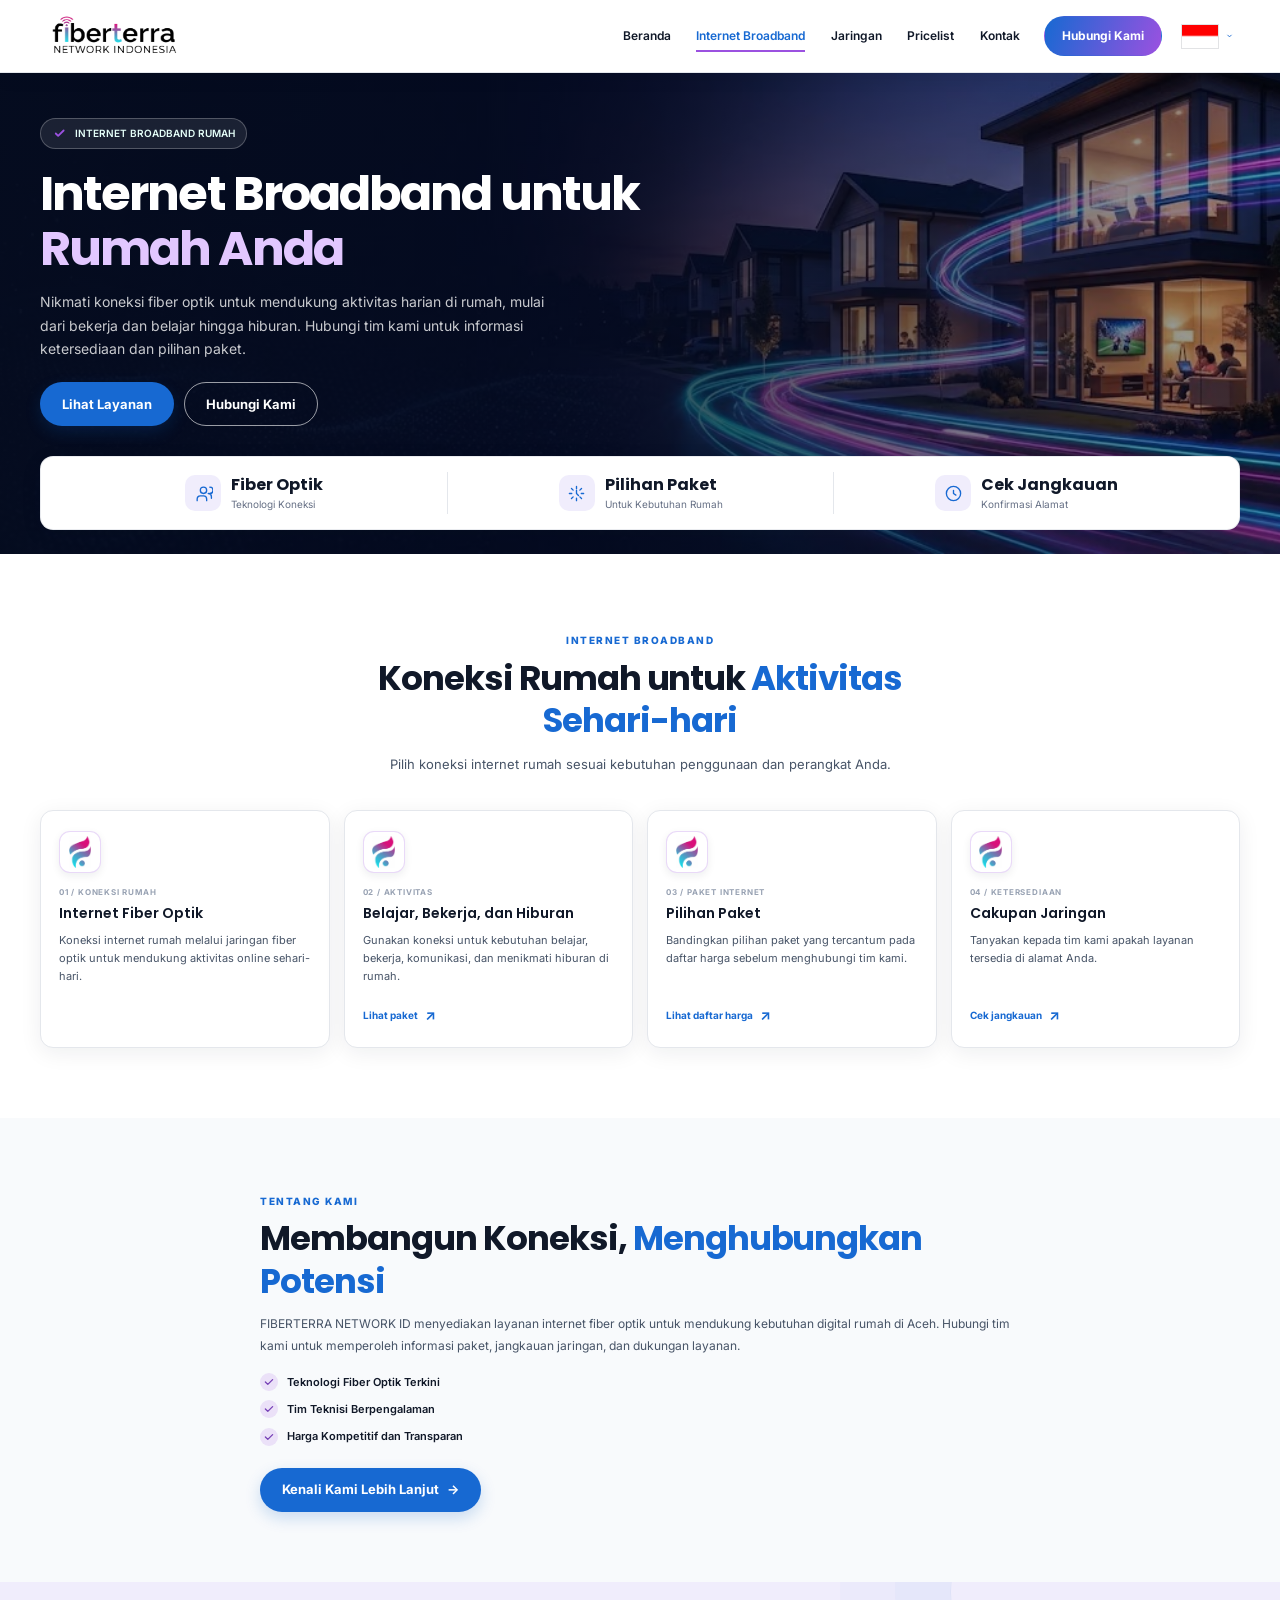
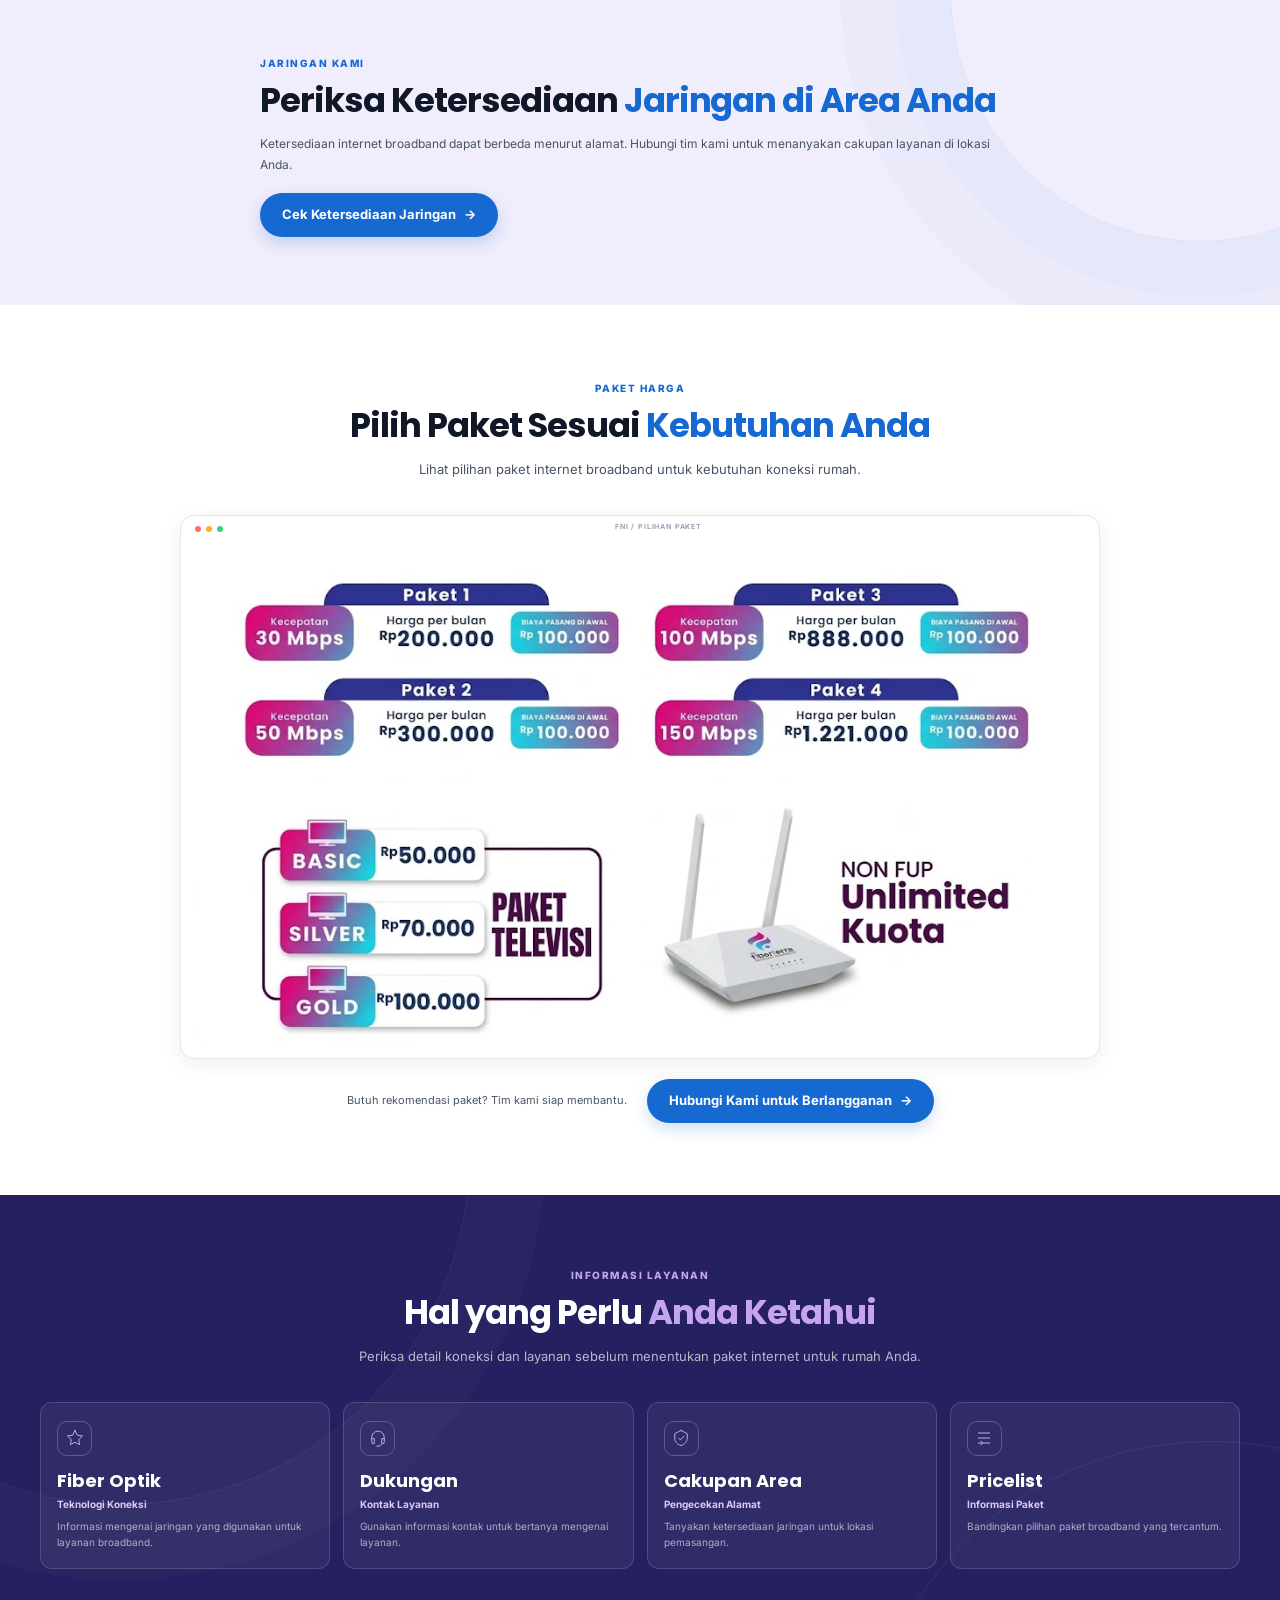
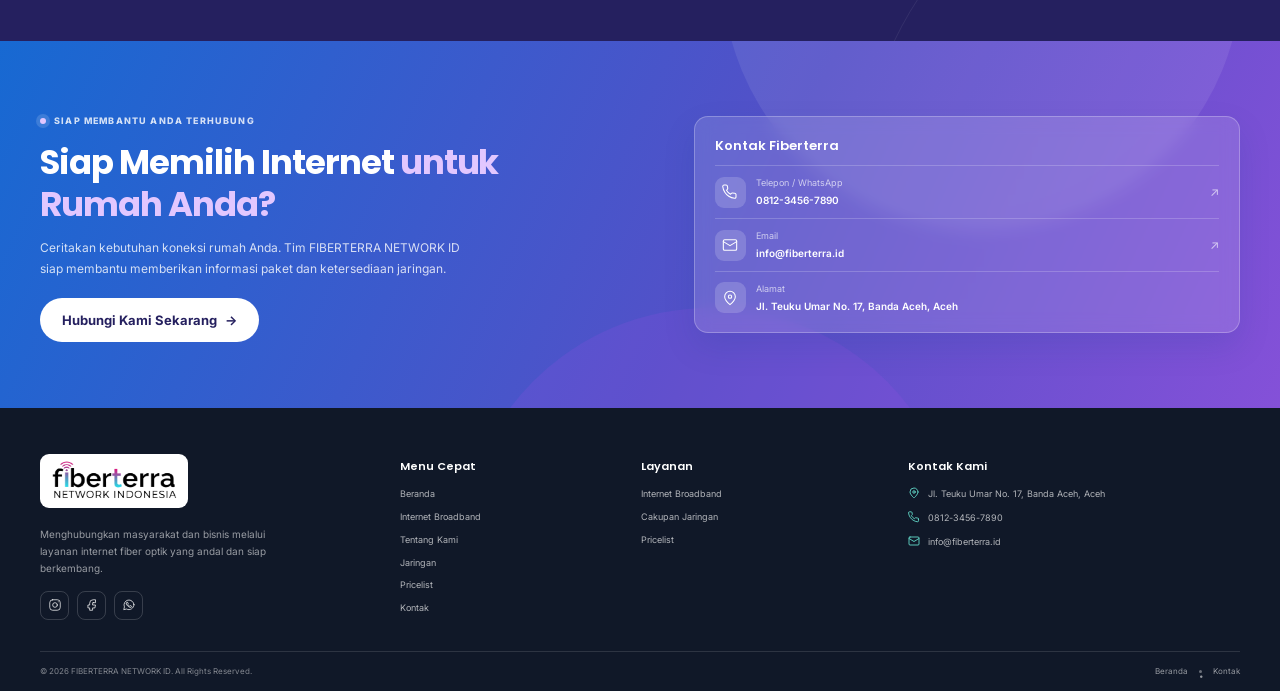
<file: FIBERTERRA-NETWORK-INDONESIA/broadband.html>
﻿<!doctype html>
<html lang="id">
<head>
  <meta charset="utf-8">
  <meta name="viewport" content="width=device-width, initial-scale=1">
  <meta name="theme-color" content="#073D82">
  <meta name="robots" content="index,follow">
  <meta name="description" content="Layanan internet broadband fiber optik FIBERTERRA NETWORK ID untuk kebutuhan rumah di Aceh.">
  <meta property="og:locale" content="id_ID">
  <meta property="og:type" content="website">
  <meta property="og:site_name" content="FIBERTERRA NETWORK ID">
  <meta property="og:title" content="Internet Broadband | FIBERTERRA NETWORK ID">
  <meta property="og:description" content="Layanan internet broadband fiber optik FIBERTERRA NETWORK ID untuk kebutuhan rumah di Aceh.">
  <meta property="og:image" content="assets/img/social-preview.jpg">
  <meta property="og:image:alt" content="FIBERTERRA NETWORK ID — konektivitas dan teknologi untuk bisnis Anda">
  <meta property="og:image:type" content="image/jpeg">
  <meta property="og:image:width" content="1200">
  <meta property="og:image:height" content="630">
  <meta name="twitter:card" content="summary_large_image">
  <meta name="twitter:title" content="Internet Broadband | FIBERTERRA NETWORK ID">
  <meta name="twitter:description" content="Layanan internet broadband fiber optik FIBERTERRA NETWORK ID untuk kebutuhan rumah di Aceh.">
  <meta name="twitter:image" content="assets/img/social-preview.jpg">
  <meta name="twitter:image:alt" content="FIBERTERRA NETWORK ID — konektivitas dan teknologi untuk bisnis Anda">
  <title>Internet Broadband | FIBERTERRA NETWORK ID</title>
  <link rel="preconnect" href="https://fonts.googleapis.com">
  <link rel="preconnect" href="https://fonts.gstatic.com" crossorigin>
  <link href="https://fonts.googleapis.com/css2?family=Inter:wght@400;500;600;700&family=Poppins:wght@600;700;800&display=swap" rel="stylesheet">
  <link rel="stylesheet" href="css/style.css">
  <script src="js/script.js" defer></script>
</head>
<body>
  <a class="skip-link" href="#main-content">Lewati ke konten utama</a>

  <header class="site-header" id="site-header">
    <nav class="navbar container" aria-label="Navigasi utama">
      <a class="brand" href="#beranda" aria-label="Kembali ke atas halaman">
        <span class="brand-logo"><img src="assets/img-no-bg/fni-h1.png" alt="FIBERTERRA NETWORK ID" width="3168" height="1344"></span>
      </a>

      <button class="menu-toggle" type="button" aria-label="Buka menu navigasi" aria-expanded="false" aria-controls="primary-navigation">
        <span></span><span></span><span></span>
      </button>

      <div class="nav-panel" id="primary-navigation">
        <ul class="nav-links">
          <li><a href="index.html">Beranda</a></li>
          <li><a href="#layanan" aria-current="page">Internet Broadband</a></li>
          <li><a href="#jaringan">Jaringan</a></li>
          <li><a href="#pricelist">Pricelist</a></li>
          <li><a href="#kontak">Kontak</a></li>
        </ul>
        <a class="button button-accent nav-cta" href="#kontak">Hubungi Kami</a>
      </div>
      <div class="language-switcher">
        <button class="language-toggle" type="button" aria-label="Pilih bahasa" aria-expanded="false" aria-controls="language-menu">
          <img class="language-flag" src="assets/bendera/indonesia.png" alt="">
          <svg viewBox="0 0 16 16" aria-hidden="true"><path d="m4 6 4 4 4-4"/></svg>
        </button>
        <div class="language-menu" id="language-menu" role="group" aria-label="Pilih bahasa" hidden>
          <button class="language-option" type="button" data-language="id" aria-pressed="true"><img src="assets/bendera/indonesia.png" alt=""><span>Indonesia</span></button>
          <button class="language-option" type="button" data-language="en" aria-pressed="false"><img src="assets/bendera/english.svg" alt=""><span>English</span></button>
          <button class="language-option" type="button" data-language="zh" aria-pressed="false"><img src="assets/bendera/china.svg" alt=""><span>中文</span></button>
          <button class="language-option" type="button" data-language="ar" aria-pressed="false"><img src="assets/bendera/arabia.svg" alt=""><span>العربية</span></button>
        </div>
      </div>
    </nav>
  </header>

  <main id="main-content" tabindex="-1">
    <section class="hero hero--broadband" id="beranda" aria-labelledby="hero-title">
      <div class="hero-backdrop" aria-hidden="true"></div>
      <div class="container hero-content">
        <div class="hero-copy">
          <span class="hero-badge">
            <svg viewBox="0 0 20 20" aria-hidden="true"><path d="m5 10 3.2 3.2L15.5 6"/></svg>
            INTERNET BROADBAND RUMAH
          </span>
          <h1 id="hero-title">Internet Broadband untuk <span>Rumah Anda</span></h1>
          <p class="hero-description">Nikmati koneksi fiber optik untuk mendukung aktivitas harian di rumah, mulai dari bekerja dan belajar hingga hiburan. Hubungi tim kami untuk informasi ketersediaan dan pilihan paket.</p>
          <div class="hero-actions">
            <a class="button button-primary" href="#layanan">Lihat Layanan</a>
            <a class="button button-outline-light" href="#kontak">Hubungi Kami</a>
          </div>
        </div>
      </div>
      <div class="container hero-stats-wrap">
        <div class="hero-stats">
          <div class="hero-stat"><span class="stat-icon"><svg viewBox="0 0 24 24" aria-hidden="true"><path d="M16 21v-2a4 4 0 0 0-4-4H8a4 4 0 0 0-4 4v2m12-13a4 4 0 1 1-8 0 4 4 0 0 1 8 0Zm2 4a4 4 0 0 1 4 4v2m-2-14a4 4 0 0 1 0 8"/></svg></span><span><strong>Fiber Optik</strong><small>Teknologi Koneksi</small></span></div>
          <div class="hero-stat"><span class="stat-icon"><svg viewBox="0 0 24 24" aria-hidden="true"><path d="M12 3v3m0 12v3M3 12h3m12 0h3M5.64 5.64l2.12 2.12m8.48 8.48 2.12 2.12m0-12.72-2.12 2.12m-8.48 8.48-2.12 2.12M12 8v4l2.5 2.5"/></svg></span><span><strong>Pilihan Paket</strong><small>Untuk Kebutuhan Rumah</small></span></div>
          <div class="hero-stat"><span class="stat-icon"><svg viewBox="0 0 24 24" aria-hidden="true"><path d="M12 8v4l3 2m6-2a9 9 0 1 1-18 0 9 9 0 0 1 18 0Z"/></svg></span><span><strong>Cek Jangkauan</strong><small>Konfirmasi Alamat</small></span></div>
        </div>
      </div>
    </section>

    <section class="section services-section" id="layanan" aria-labelledby="services-title">
      <div class="container">
        <div class="section-heading centered reveal">
          <span class="eyebrow">INTERNET BROADBAND</span>
          <h2 id="services-title">Koneksi Rumah untuk <span>Aktivitas Sehari-hari</span></h2>
          <p>Pilih koneksi internet rumah sesuai kebutuhan penggunaan dan perangkat Anda.</p>
        </div>
        <div class="services-grid">
          <article class="service-card reveal">
            <div class="service-icon"><img src="assets/img/fni-icon.jpg" alt="" aria-hidden="true"></div>
            <span class="card-index">01 / KONEKSI RUMAH</span>
            <h3>Internet Fiber Optik</h3>
            <p>Koneksi internet rumah melalui jaringan fiber optik untuk mendukung aktivitas online sehari-hari.</p>
          </article>
          <article class="service-card reveal">
            <div class="service-icon"><img src="assets/img/fni-icon.jpg" alt="" aria-hidden="true"></div>
            <span class="card-index">02 / AKTIVITAS</span>
            <h3>Belajar, Bekerja, dan Hiburan</h3>
            <p>Gunakan koneksi untuk kebutuhan belajar, bekerja, komunikasi, dan menikmati hiburan di rumah.</p>
            <a class="text-link" href="#pricelist">Lihat paket <span aria-hidden="true">↗</span></a>
          </article>
          <article class="service-card reveal">
            <div class="service-icon"><img src="assets/img/fni-icon.jpg" alt="" aria-hidden="true"></div>
            <span class="card-index">03 / PAKET INTERNET</span>
            <h3>Pilihan Paket</h3>
            <p>Bandingkan pilihan paket yang tercantum pada daftar harga sebelum menghubungi tim kami.</p>
            <a class="text-link" href="#pricelist">Lihat daftar harga <span aria-hidden="true">↗</span></a>
          </article>
          <article class="service-card reveal">
            <div class="service-icon"><img src="assets/img/fni-icon.jpg" alt="" aria-hidden="true"></div>
            <span class="card-index">04 / KETERSEDIAAN</span>
            <h3>Cakupan Jaringan</h3>
            <p>Tanyakan kepada tim kami apakah layanan tersedia di alamat Anda.</p>
            <a class="text-link" href="#jaringan">Cek jangkauan <span aria-hidden="true">↗</span></a>
          </article>
        </div>
      </div>
    </section>

    <section class="section about-section" id="tentang" aria-labelledby="about-title">
      <div class="container about-layout">
        <div class="about-copy reveal">
          <span class="eyebrow">TENTANG KAMI</span>
          <h2 id="about-title">Membangun Koneksi, <span>Menghubungkan Potensi</span></h2>
          <p class="about-description">FIBERTERRA NETWORK ID menyediakan layanan internet fiber optik untuk mendukung kebutuhan digital rumah di Aceh. Hubungi tim kami untuk memperoleh informasi paket, jangkauan jaringan, dan dukungan layanan.</p>
          <ul class="check-list">
            <li><span class="check-icon"><svg viewBox="0 0 20 20" aria-hidden="true"><path d="m4 10 4 4 8-8"/></svg></span>Teknologi Fiber Optik Terkini</li>
            <li><span class="check-icon"><svg viewBox="0 0 20 20" aria-hidden="true"><path d="m4 10 4 4 8-8"/></svg></span>Tim Teknisi Berpengalaman</li>
            <li><span class="check-icon"><svg viewBox="0 0 20 20" aria-hidden="true"><path d="m4 10 4 4 8-8"/></svg></span>Harga Kompetitif dan Transparan</li>
          </ul>
          <a class="button button-primary" href="#kontak">Kenali Kami Lebih Lanjut <span aria-hidden="true">→</span></a>
        </div>
      </div>
    </section>

    <section class="coverage-section" id="jaringan" aria-labelledby="coverage-title">
      <div class="coverage-pattern" aria-hidden="true"></div>
      <div class="container coverage-layout">
        <div class="coverage-copy reveal">
          <span class="eyebrow">JARINGAN KAMI</span>
          <h2 id="coverage-title">Periksa Ketersediaan <span>Jaringan di Area Anda</span></h2>
          <p>Ketersediaan internet broadband dapat berbeda menurut alamat. Hubungi tim kami untuk menanyakan cakupan layanan di lokasi Anda.</p>
          <a class="button button-primary" href="#kontak">Cek Ketersediaan Jaringan <span aria-hidden="true">→</span></a>
        </div>
      </div>
    </section>

    <section class="section pricing-section" id="pricelist" aria-labelledby="pricing-title">
      <div class="container">
        <div class="section-heading centered reveal">
          <span class="eyebrow">PAKET HARGA</span>
          <h2 id="pricing-title">Pilih Paket Sesuai <span>Kebutuhan Anda</span></h2>
          <p>Lihat pilihan paket internet broadband untuk kebutuhan koneksi rumah.</p>
        </div>
        <figure class="pricelist-frame reveal">
          <div class="pricelist-topline"><span class="frame-dot"></span><span class="frame-dot"></span><span class="frame-dot"></span><span class="frame-label">FNI / PILIHAN PAKET</span></div>
          <picture>
            <source type="image/avif" srcset="assets/optimized/pricelist-480.avif 480w, assets/optimized/pricelist-768.avif 768w, assets/optimized/pricelist-1024.avif 1024w" sizes="(max-width: 700px) 100vw, 920px">
            <source type="image/webp" srcset="assets/optimized/pricelist-480.webp 480w, assets/optimized/pricelist-768.webp 768w, assets/optimized/pricelist-1024.webp 1024w" sizes="(max-width: 700px) 100vw, 920px">
            <img src="assets/img/pricelist.jpg" alt="Daftar paket dan harga layanan FIBERTERRA NETWORK ID" loading="lazy" width="1024" height="572">
          </picture>
          <figcaption class="sr-only">Pricelist FIBERTERRA NETWORK ID</figcaption>
        </figure>
        <div class="pricing-action reveal">
          <p>Butuh rekomendasi paket? Tim kami siap membantu.</p>
          <a class="button button-primary" href="#kontak">Hubungi Kami untuk Berlangganan <span aria-hidden="true">→</span></a>
        </div>
      </div>
    </section>

    <section class="why-section" aria-labelledby="why-title">
      <div class="why-decoration why-decoration-one" aria-hidden="true"></div>
      <div class="why-decoration why-decoration-two" aria-hidden="true"></div>
      <div class="container">
        <div class="section-heading centered section-heading-light reveal">
          <span class="eyebrow">INFORMASI LAYANAN</span>
          <h2 id="why-title">Hal yang Perlu <span>Anda Ketahui</span></h2>
          <p>Periksa detail koneksi dan layanan sebelum menentukan paket internet untuk rumah Anda.</p>
        </div>
        <div class="why-grid">
          <article class="why-item reveal"><div class="why-icon"><svg viewBox="0 0 32 32" aria-hidden="true"><path d="m16 4 3.7 7.5 8.3 1.2-6 5.8 1.4 8.2-7.4-3.9-7.4 3.9 1.4-8.2-6-5.8 8.3-1.2L16 4Z"/></svg></div><strong>Fiber Optik</strong><h3>Teknologi Koneksi</h3><p>Informasi mengenai jaringan yang digunakan untuk layanan broadband.</p></article>
          <article class="why-item reveal"><div class="why-icon"><svg viewBox="0 0 32 32" aria-hidden="true"><path d="M6 17v-2a10 10 0 0 1 20 0v2m-20 0h4v8H8a2 2 0 0 1-2-2v-6Zm20 0h-4v8h2a2 2 0 0 0 2-2v-6Zm-4 9a6 6 0 0 1-6 3h-2"/></svg></div><strong>Dukungan</strong><h3>Kontak Layanan</h3><p>Gunakan informasi kontak untuk bertanya mengenai layanan.</p></article>
          <article class="why-item reveal"><div class="why-icon"><svg viewBox="0 0 32 32" aria-hidden="true"><path d="M16 4 6 9v7c0 6 4.3 10.5 10 12 5.7-1.5 10-6 10-12V9L16 4Zm-4 12 3 3 6-6"/></svg></div><strong>Cakupan Area</strong><h3>Pengecekan Alamat</h3><p>Tanyakan ketersediaan jaringan untuk lokasi pemasangan.</p></article>
          <article class="why-item reveal"><div class="why-icon"><svg viewBox="0 0 32 32" aria-hidden="true"><path d="M7 8h18M7 16h18M7 24h18m-14-3 3 3-3 3"/></svg></div><strong>Pricelist</strong><h3>Informasi Paket</h3><p>Bandingkan pilihan paket broadband yang tercantum.</p></article>
        </div>
      </div>
    </section>

    <section class="contact-section" id="kontak" aria-labelledby="contact-title">
      <div class="contact-glow contact-glow-one" aria-hidden="true"></div>
      <div class="contact-glow contact-glow-two" aria-hidden="true"></div>
      <div class="container contact-layout">
        <div class="contact-copy reveal">
          <span class="contact-eyebrow"><span></span> SIAP MEMBANTU ANDA TERHUBUNG</span>
          <h2 id="contact-title">Siap Memilih Internet <span>untuk Rumah Anda?</span></h2>
          <p>Ceritakan kebutuhan koneksi rumah Anda. Tim FIBERTERRA NETWORK ID siap membantu memberikan informasi paket dan ketersediaan jaringan.</p>
          <a class="button button-white" href="https://wa.me/6281234567890?text=Halo%20FIBERTERRA%20NETWORK%20ID%2C%20saya%20ingin%20bertanya%20mengenai%20paket%20internet." target="_blank" rel="noreferrer">Hubungi Kami Sekarang <span aria-hidden="true">→</span></a>
        </div>
        <div class="contact-card reveal">
          <h3>Kontak Fiberterra</h3>
          <a class="contact-row" href="tel:+6281234567890"><span class="contact-icon"><svg viewBox="0 0 24 24" aria-hidden="true"><path d="M21 16.5v3a2 2 0 0 1-2.2 2 19.8 19.8 0 0 1-8.6-3.1 19.5 19.5 0 0 1-6-6A19.8 19.8 0 0 1 1.1 3.8 2 2 0 0 1 3.1 1.6h3a2 2 0 0 1 2 1.7l.5 3.1a2 2 0 0 1-.6 1.7L6.7 9.4a16 16 0 0 0 6 6l1.3-1.3a2 2 0 0 1 1.7-.6l3.1.5a2 2 0 0 1 2.2 2.5Z"/></svg></span><span><small>Telepon / WhatsApp</small><strong>0812-3456-7890</strong></span><span class="contact-arrow" aria-hidden="true">↗</span></a>
          <a class="contact-row" href="mailto:info@fiberterra.id"><span class="contact-icon"><svg viewBox="0 0 24 24" aria-hidden="true"><rect x="2" y="4" width="20" height="16" rx="2"/><path d="m22 7-10 6L2 7"/></svg></span><span><small>Email</small><strong>info@fiberterra.id</strong></span><span class="contact-arrow" aria-hidden="true">↗</span></a>
          <div class="contact-row"><span class="contact-icon"><svg viewBox="0 0 24 24" aria-hidden="true"><path d="M20 10c0 5-8 12-8 12S4 15 4 10a8 8 0 1 1 16 0Z"/><circle cx="12" cy="10" r="2.5"/></svg></span><span><small>Alamat</small><strong>Jl. Teuku Umar No. 17, Banda Aceh, Aceh</strong></span></div>
        </div>
      </div>
    </section>
  </main>

  <footer class="site-footer">
    <div class="container">
      <div class="footer-grid">
        <div class="footer-brand-column">
          <a class="footer-brand" href="index.html" aria-label="FIBERTERRA NETWORK ID — Pilih Layanan">
            <span class="footer-brand-logo"><img src="assets/img-no-bg/fni-h1.png" alt="FIBERTERRA NETWORK ID" width="3168" height="1344" loading="lazy"></span>
          </a>
          <p>Menghubungkan masyarakat dan bisnis melalui layanan internet fiber optik yang andal dan siap berkembang.</p>
          <div class="social-links" aria-label="Media sosial">
            <a href="https://instagram.com" target="_blank" rel="noreferrer" aria-label="Instagram"><svg viewBox="0 0 24 24" aria-hidden="true"><rect x="3" y="3" width="18" height="18" rx="5"/><circle cx="12" cy="12" r="4"/><path d="M17.5 6.5h.01"/></svg></a>
            <a href="https://facebook.com" target="_blank" rel="noreferrer" aria-label="Facebook"><svg viewBox="0 0 24 24" aria-hidden="true"><path d="M14 8h4V3h-4a6 6 0 0 0-6 6v3H5v5h3v4h5v-4h4l1-5h-5V9a1 1 0 0 1 1-1Z"/></svg></a>
            <a href="https://wa.me/6281234567890" target="_blank" rel="noreferrer" aria-label="WhatsApp"><svg viewBox="0 0 24 24" aria-hidden="true"><path d="M20.5 11.5a8.5 8.5 0 0 1-12.6 7.4L3 20l1.2-4.7A8.5 8.5 0 1 1 20.5 11.5Z"/><path d="M8 8.2c.4-.8.8-.8 1.2-.8.3 0 .5 0 .7.5l.8 1.8c.1.3.1.5-.1.7l-.6.7c.7 1.4 1.7 2.3 3.1 2.9l.6-.7c.2-.2.4-.3.7-.2l1.7.8c.4.2.5.4.5.7 0 .4-.2.9-.7 1.2-.5.3-1.2.5-2.2.2-1-.3-2.3-.8-3.9-2.3-1.3-1.2-2.2-2.7-2.5-3.8-.3-.9.1-1.4.7-1.7Z"/></svg></a>
          </div>
        </div>
        <div class="footer-column">
          <h3>Menu Cepat</h3>
          <ul><li><a href="index.html">Beranda</a></li><li><a href="#layanan">Internet Broadband</a></li><li><a href="#tentang">Tentang Kami</a></li><li><a href="#jaringan">Jaringan</a></li><li><a href="#pricelist">Pricelist</a></li><li><a href="#kontak">Kontak</a></li></ul>
        </div>
        <div class="footer-column">
          <h3>Layanan</h3>
          <ul><li><a href="#layanan">Internet Broadband</a></li><li><a href="#jaringan">Cakupan Jaringan</a></li><li><a href="#pricelist">Pricelist</a></li></ul>
        </div>
        <div class="footer-column footer-contact">
          <h3>Kontak Kami</h3>
          <p><span class="footer-contact-icon"><svg viewBox="0 0 24 24" aria-hidden="true"><path d="M20 10c0 5-8 12-8 12S4 15 4 10a8 8 0 1 1 16 0Z"/><circle cx="12" cy="10" r="2.5"/></svg></span>Jl. Teuku Umar No. 17, Banda Aceh, Aceh</p>
          <p><span class="footer-contact-icon"><svg viewBox="0 0 24 24" aria-hidden="true"><path d="M21 16.5v3a2 2 0 0 1-2.2 2 19.8 19.8 0 0 1-8.6-3.1 19.5 19.5 0 0 1-6-6A19.8 19.8 0 0 1 1.1 3.8 2 2 0 0 1 3.1 1.6h3a2 2 0 0 1 2 1.7l.5 3.1a2 2 0 0 1-.6 1.7L6.7 9.4a16 16 0 0 0 6 6l1.3-1.3a2 2 0 0 1 1.7-.6l3.1.5a2 2 0 0 1 2.2 2.5Z"/></svg></span><a href="tel:+6281234567890">0812-3456-7890</a></p>
          <p><span class="footer-contact-icon"><svg viewBox="0 0 24 24" aria-hidden="true"><rect x="2" y="4" width="20" height="16" rx="2"/><path d="m22 7-10 6L2 7"/></svg></span><a href="mailto:info@fiberterra.id">info@fiberterra.id</a></p>
        </div>
      </div>
      <div class="footer-bottom">
        <p>© 2026 FIBERTERRA NETWORK ID. All Rights Reserved.</p>
        <div><a href="index.html">Beranda</a><span aria-hidden="true">•</span><a href="#kontak">Kontak</a></div>
      </div>
    </div>
  </footer>
</body>
</html>
</file>
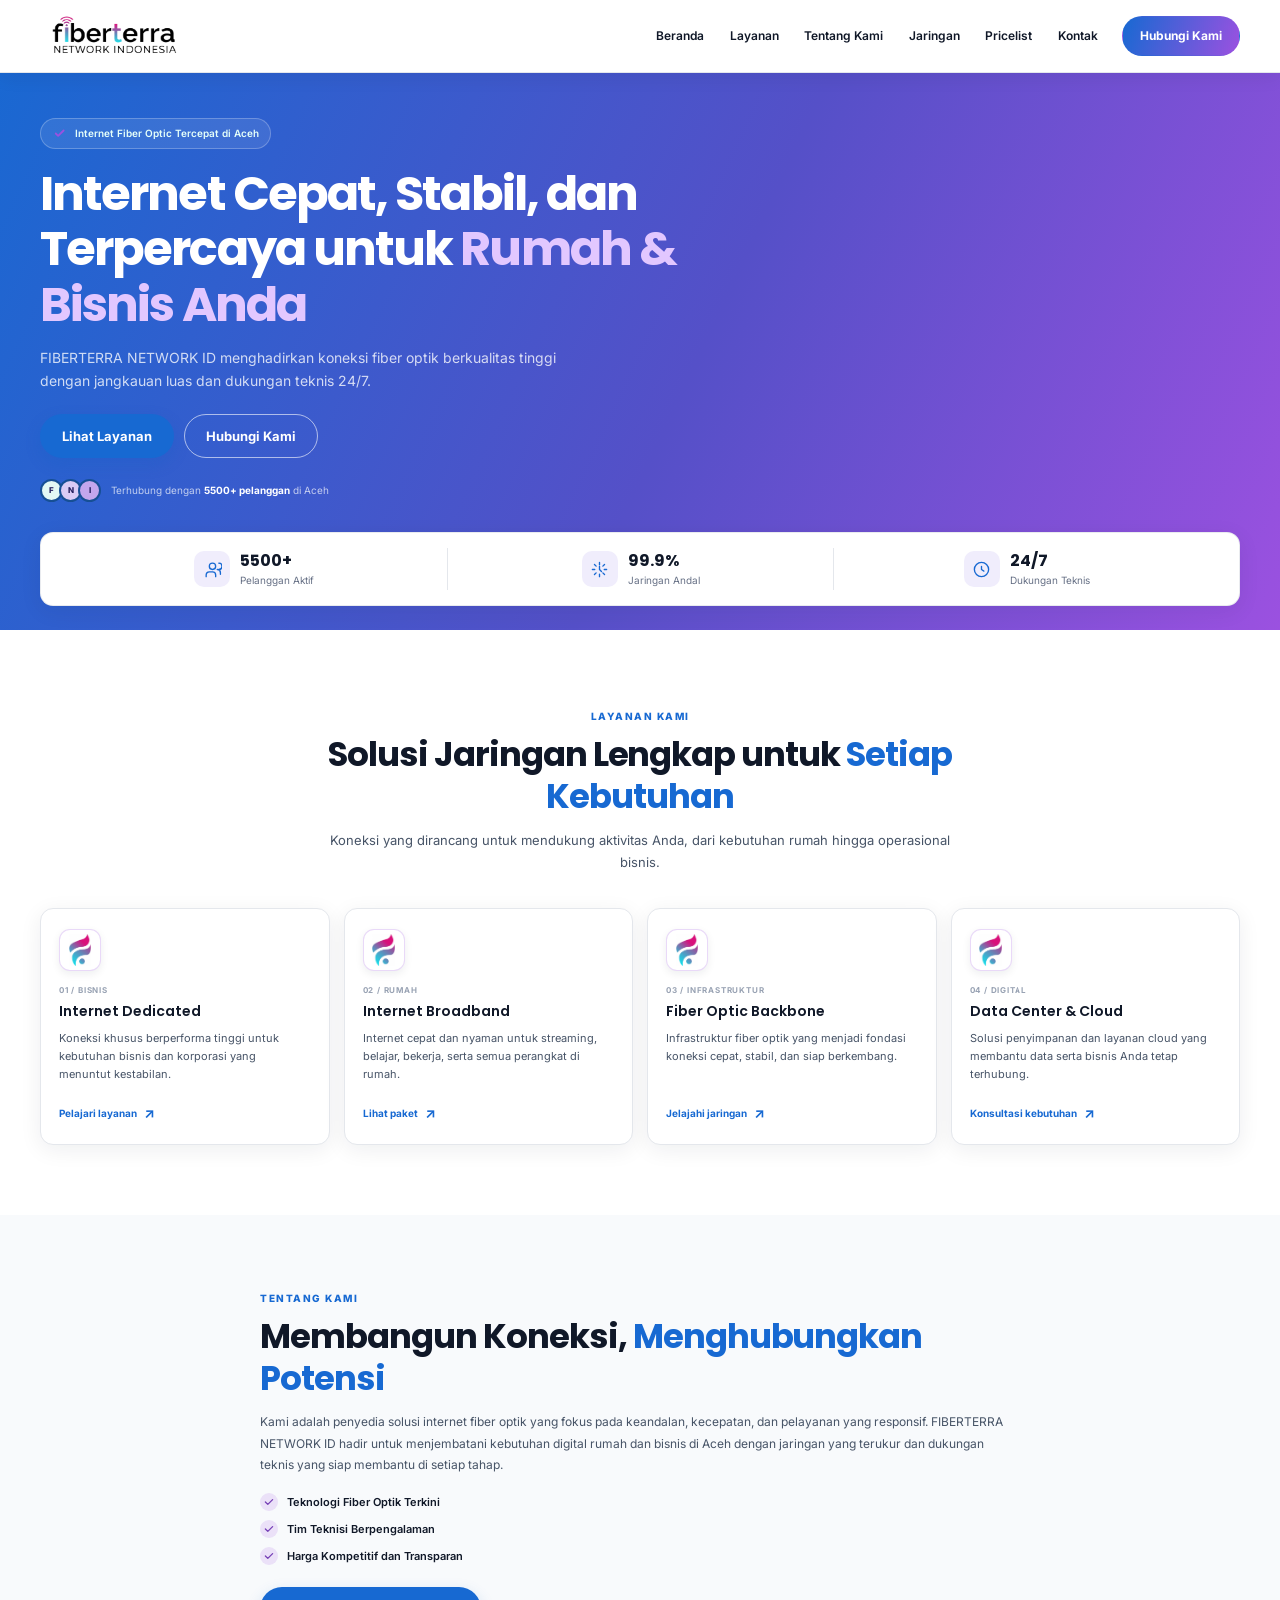
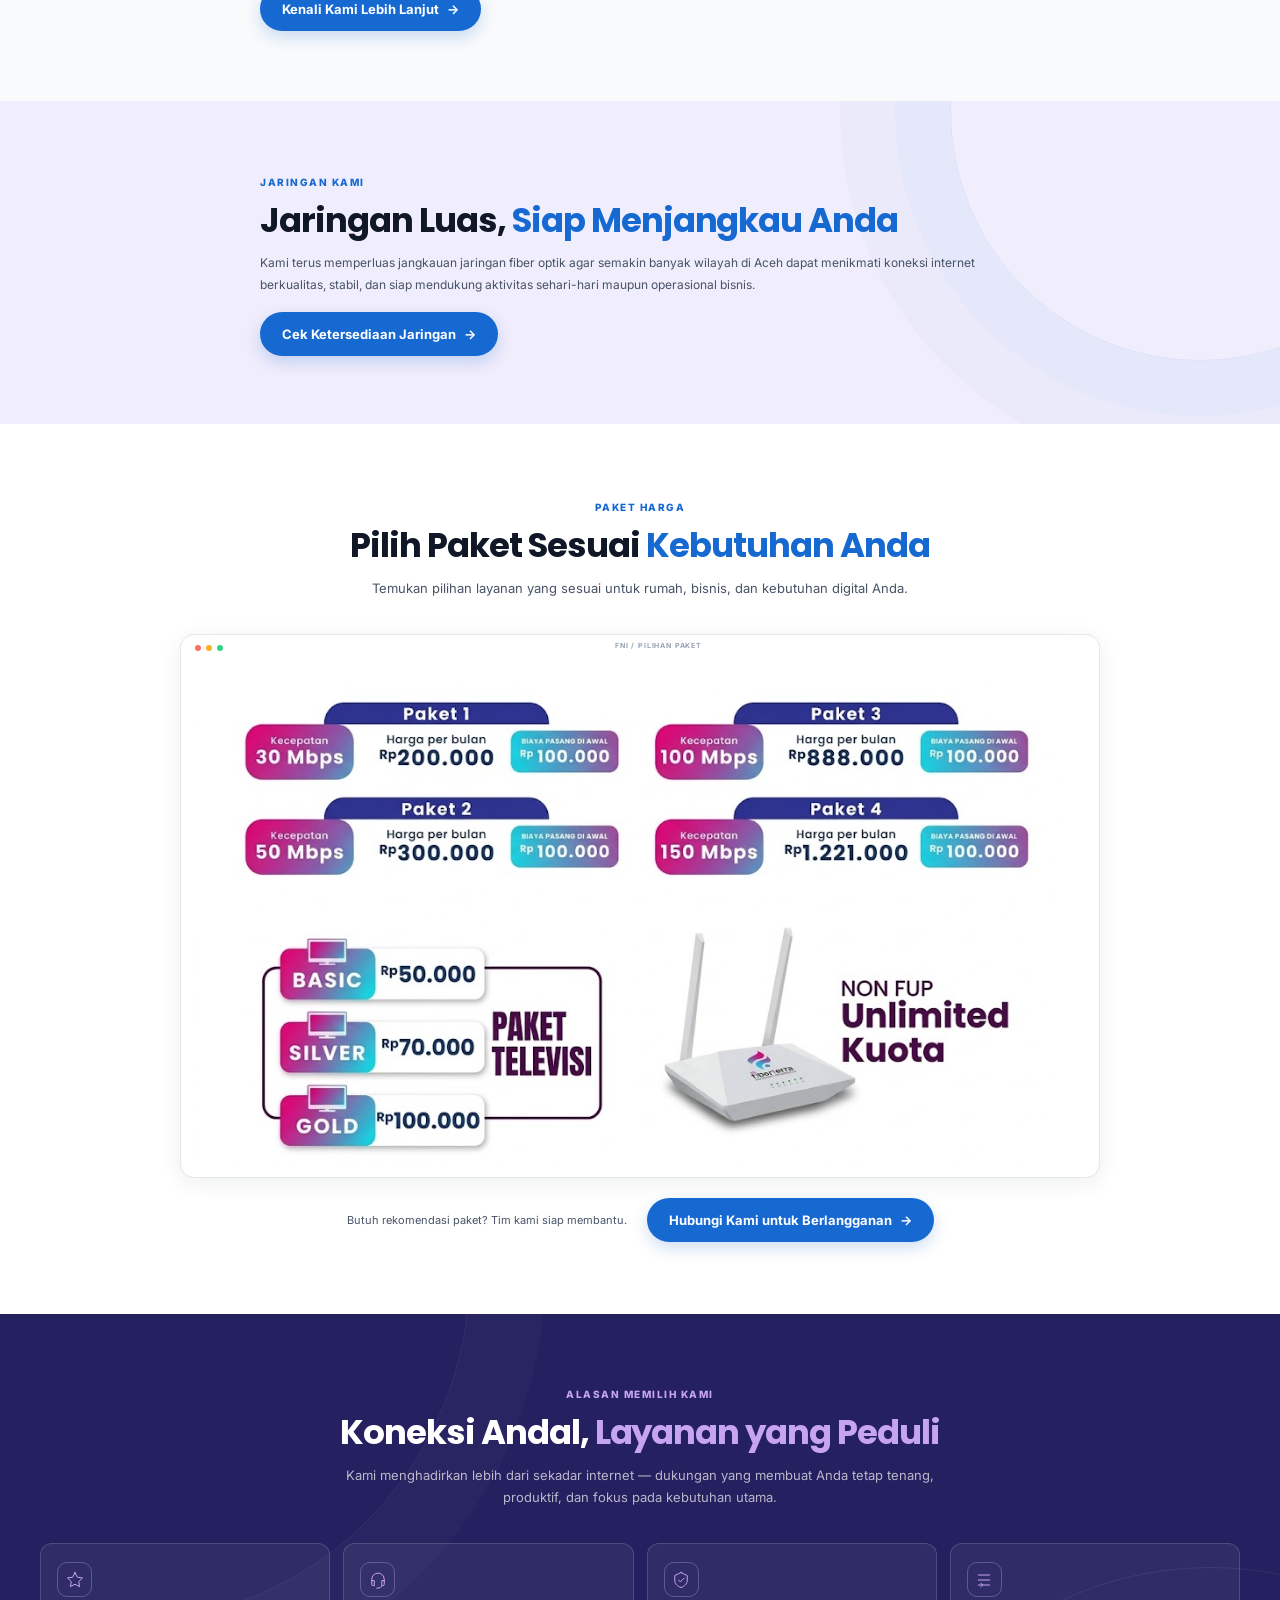
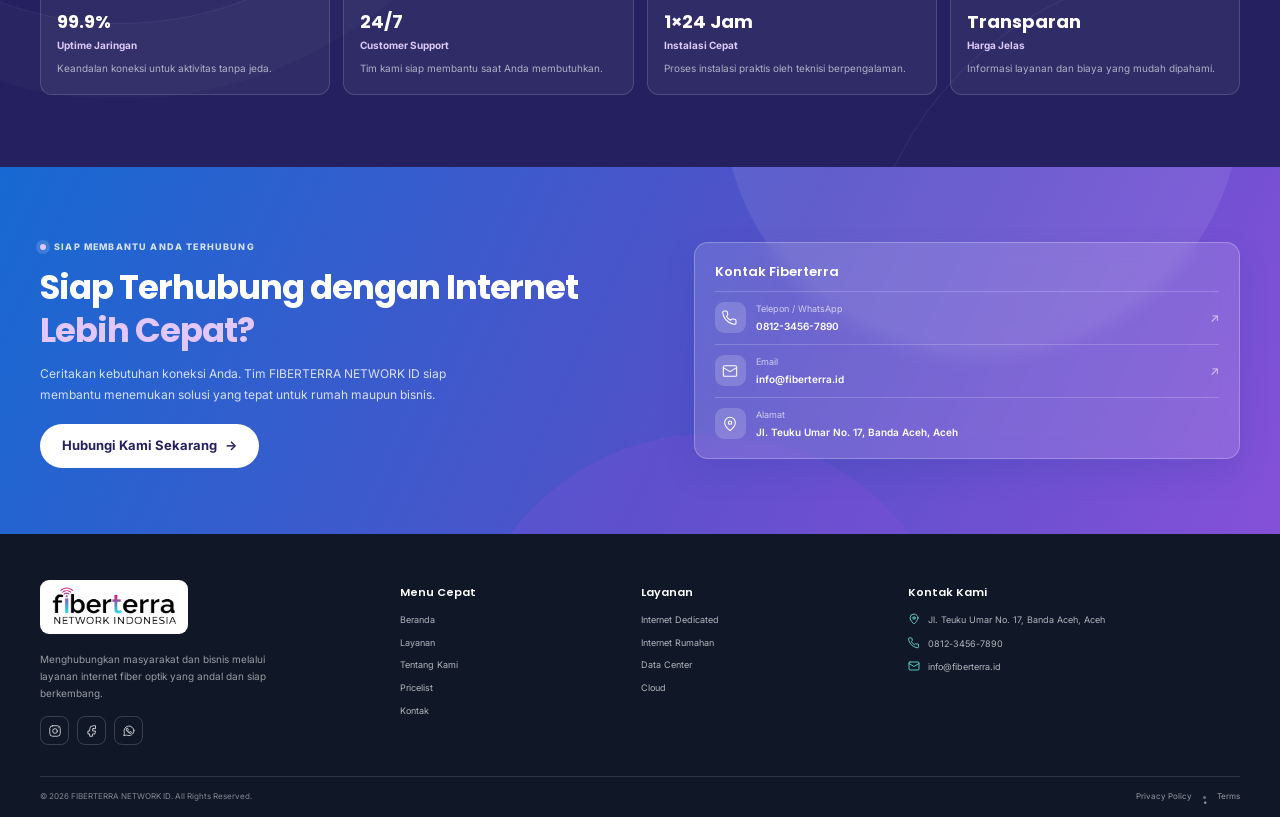
<file: FIBERTERRA-NETWORK-INDONESIA/fni-home.html>
﻿<!doctype html>
<html lang="id">
<head>
  <meta charset="utf-8">
  <meta name="viewport" content="width=device-width, initial-scale=1">
  <meta name="theme-color" content="#073D82">
  <meta name="description" content="FIBERTERRA NETWORK ID menghadirkan layanan internet fiber optik untuk rumah dan bisnis di Aceh.">
  <title>FIBERTERRA NETWORK ID | Internet Fiber Optik Aceh</title>
  <link rel="preconnect" href="https://fonts.googleapis.com">
  <link rel="preconnect" href="https://fonts.gstatic.com" crossorigin>
  <link href="https://fonts.googleapis.com/css2?family=Inter:wght@400;500;600;700&family=Poppins:wght@600;700;800&display=swap" rel="stylesheet">
  <link rel="stylesheet" href="css/style.css">
  <script src="js/script.js" defer></script>
</head>
<body>
  <a class="skip-link" href="#main-content">Lewati ke konten utama</a>

  <header class="site-header" id="site-header">
    <nav class="navbar container" aria-label="Navigasi utama">
      <a class="brand" href="#beranda" aria-label="FIBERTERRA NETWORK ID — Beranda">
        <span class="brand-logo"><img src="assets/Img-No-Bg/FNI-H1.png" alt="FIBERTERRA NETWORK ID" width="3168" height="1344"></span>
      </a>

      <button class="menu-toggle" type="button" aria-label="Buka menu navigasi" aria-expanded="false" aria-controls="primary-navigation">
        <span></span><span></span><span></span>
      </button>

      <div class="nav-panel" id="primary-navigation">
        <ul class="nav-links">
          <li><a href="index.html">Beranda</a></li>
          <li><a href="#layanan">Layanan</a></li>
          <li><a href="#tentang">Tentang Kami</a></li>
          <li><a href="#jaringan">Jaringan</a></li>
          <li><a href="#pricelist">Pricelist</a></li>
          <li><a href="#kontak">Kontak</a></li>
        </ul>
        <a class="button button-accent nav-cta" href="#kontak">Hubungi Kami</a>
      </div>
    </nav>
  </header>

  <main id="main-content">
    <section class="hero" id="beranda" aria-labelledby="hero-title">
      <div class="hero-backdrop" aria-hidden="true"></div>
      <div class="container hero-content">
        <div class="hero-copy">
          <span class="hero-badge">
            <svg viewBox="0 0 20 20" aria-hidden="true"><path d="m5 10 3.2 3.2L15.5 6"/></svg>
            Internet Fiber Optic Tercepat di Aceh
          </span>
          <h1 id="hero-title">Internet Cepat, Stabil, dan Terpercaya untuk <span>Rumah &amp; Bisnis Anda</span></h1>
          <p class="hero-description">FIBERTERRA NETWORK ID menghadirkan koneksi fiber optik berkualitas tinggi dengan jangkauan luas dan dukungan teknis 24/7.</p>
          <div class="hero-actions">
            <a class="button button-primary" href="#layanan">Lihat Layanan</a>
            <a class="button button-outline-light" href="#kontak">Hubungi Kami</a>
          </div>
          <div class="hero-trust">
            <div class="trust-avatars" aria-hidden="true"><span>F</span><span>N</span><span>I</span></div>
            <p>Terhubung dengan <strong>5500+ pelanggan</strong> di Aceh</p>
          </div>
        </div>
      </div>
      <div class="container hero-stats-wrap">
        <div class="hero-stats">
          <div class="hero-stat"><span class="stat-icon"><svg viewBox="0 0 24 24" aria-hidden="true"><path d="M16 21v-2a4 4 0 0 0-4-4H8a4 4 0 0 0-4 4v2m12-13a4 4 0 1 1-8 0 4 4 0 0 1 8 0Zm2 4a4 4 0 0 1 4 4v2m-2-14a4 4 0 0 1 0 8"/></svg></span><span><strong>5500+</strong><small>Pelanggan Aktif</small></span></div>
          <div class="hero-stat"><span class="stat-icon"><svg viewBox="0 0 24 24" aria-hidden="true"><path d="M12 3v3m0 12v3M3 12h3m12 0h3M5.64 5.64l2.12 2.12m8.48 8.48 2.12 2.12m0-12.72-2.12 2.12m-8.48 8.48-2.12 2.12M12 8v4l2.5 2.5"/></svg></span><span><strong>99.9%</strong><small>Jaringan Andal</small></span></div>
          <div class="hero-stat"><span class="stat-icon"><svg viewBox="0 0 24 24" aria-hidden="true"><path d="M12 8v4l3 2m6-2a9 9 0 1 1-18 0 9 9 0 0 1 18 0Z"/></svg></span><span><strong>24/7</strong><small>Dukungan Teknis</small></span></div>
        </div>
      </div>
    </section>

    <section class="section services-section" id="layanan" aria-labelledby="services-title">
      <div class="container">
        <div class="section-heading centered reveal">
          <span class="eyebrow">LAYANAN KAMI</span>
          <h2 id="services-title">Solusi Jaringan Lengkap untuk <span>Setiap Kebutuhan</span></h2>
          <p>Koneksi yang dirancang untuk mendukung aktivitas Anda, dari kebutuhan rumah hingga operasional bisnis.</p>
        </div>
        <div class="services-grid">
          <article class="service-card reveal">
            <div class="service-icon"><img src="assets/Img/FNI-ICON.jpg" alt="" aria-hidden="true"></div>
            <span class="card-index">01 / BISNIS</span>
            <h3>Internet Dedicated</h3>
            <p>Koneksi khusus berperforma tinggi untuk kebutuhan bisnis dan korporasi yang menuntut kestabilan.</p>
            <a class="text-link" href="#kontak">Pelajari layanan <span aria-hidden="true">↗</span></a>
          </article>
          <article class="service-card reveal">
            <div class="service-icon"><img src="assets/Img/FNI-ICON.jpg" alt="" aria-hidden="true"></div>
            <span class="card-index">02 / RUMAH</span>
            <h3>Internet Broadband</h3>
            <p>Internet cepat dan nyaman untuk streaming, belajar, bekerja, serta semua perangkat di rumah.</p>
            <a class="text-link" href="#pricelist">Lihat paket <span aria-hidden="true">↗</span></a>
          </article>
          <article class="service-card reveal">
            <div class="service-icon"><img src="assets/Img/FNI-ICON.jpg" alt="" aria-hidden="true"></div>
            <span class="card-index">03 / INFRASTRUKTUR</span>
            <h3>Fiber Optic Backbone</h3>
            <p>Infrastruktur fiber optik yang menjadi fondasi koneksi cepat, stabil, dan siap berkembang.</p>
            <a class="text-link" href="#jaringan">Jelajahi jaringan <span aria-hidden="true">↗</span></a>
          </article>
          <article class="service-card reveal">
            <div class="service-icon"><img src="assets/Img/FNI-ICON.jpg" alt="" aria-hidden="true"></div>
            <span class="card-index">04 / DIGITAL</span>
            <h3>Data Center &amp; Cloud</h3>
            <p>Solusi penyimpanan dan layanan cloud yang membantu data serta bisnis Anda tetap terhubung.</p>
            <a class="text-link" href="#kontak">Konsultasi kebutuhan <span aria-hidden="true">↗</span></a>
          </article>
        </div>
      </div>
    </section>

    <section class="section about-section" id="tentang" aria-labelledby="about-title">
      <div class="container about-layout">
        <div class="about-copy reveal">
          <span class="eyebrow">TENTANG KAMI</span>
          <h2 id="about-title">Membangun Koneksi, <span>Menghubungkan Potensi</span></h2>
          <p class="about-description">Kami adalah penyedia solusi internet fiber optik yang fokus pada keandalan, kecepatan, dan pelayanan yang responsif. FIBERTERRA NETWORK ID hadir untuk menjembatani kebutuhan digital rumah dan bisnis di Aceh dengan jaringan yang terukur dan dukungan teknis yang siap membantu di setiap tahap.</p>
          <ul class="check-list">
            <li><span class="check-icon"><svg viewBox="0 0 20 20" aria-hidden="true"><path d="m4 10 4 4 8-8"/></svg></span>Teknologi Fiber Optik Terkini</li>
            <li><span class="check-icon"><svg viewBox="0 0 20 20" aria-hidden="true"><path d="m4 10 4 4 8-8"/></svg></span>Tim Teknisi Berpengalaman</li>
            <li><span class="check-icon"><svg viewBox="0 0 20 20" aria-hidden="true"><path d="m4 10 4 4 8-8"/></svg></span>Harga Kompetitif dan Transparan</li>
          </ul>
          <a class="button button-primary" href="#kontak">Kenali Kami Lebih Lanjut <span aria-hidden="true">→</span></a>
        </div>
      </div>
    </section>

    <section class="coverage-section" id="jaringan" aria-labelledby="coverage-title">
      <div class="coverage-pattern" aria-hidden="true"></div>
      <div class="container coverage-layout">
        <div class="coverage-copy reveal">
          <span class="eyebrow">JARINGAN KAMI</span>
          <h2 id="coverage-title">Jaringan Luas, <span>Siap Menjangkau Anda</span></h2>
          <p>Kami terus memperluas jangkauan jaringan fiber optik agar semakin banyak wilayah di Aceh dapat menikmati koneksi internet berkualitas, stabil, dan siap mendukung aktivitas sehari-hari maupun operasional bisnis.</p>
          <a class="button button-primary" href="#kontak">Cek Ketersediaan Jaringan <span aria-hidden="true">→</span></a>
        </div>
      </div>
    </section>

    <section class="section pricing-section" id="pricelist" aria-labelledby="pricing-title">
      <div class="container">
        <div class="section-heading centered reveal">
          <span class="eyebrow">PAKET HARGA</span>
          <h2 id="pricing-title">Pilih Paket Sesuai <span>Kebutuhan Anda</span></h2>
          <p>Temukan pilihan layanan yang sesuai untuk rumah, bisnis, dan kebutuhan digital Anda.</p>
        </div>
        <figure class="pricelist-frame reveal">
          <div class="pricelist-topline"><span class="frame-dot"></span><span class="frame-dot"></span><span class="frame-dot"></span><span class="frame-label">FNI / PILIHAN PAKET</span></div>
          <img src="assets/Img/Pricelist.jpg" alt="Daftar paket dan harga layanan FIBERTERRA NETWORK ID" loading="lazy" width="2000" height="1300">
          <figcaption class="sr-only">Pricelist FIBERTERRA NETWORK ID</figcaption>
        </figure>
        <div class="pricing-action reveal">
          <p>Butuh rekomendasi paket? Tim kami siap membantu.</p>
          <a class="button button-primary" href="#kontak">Hubungi Kami untuk Berlangganan <span aria-hidden="true">→</span></a>
        </div>
      </div>
    </section>

    <section class="why-section" aria-labelledby="why-title">
      <div class="why-decoration why-decoration-one" aria-hidden="true"></div>
      <div class="why-decoration why-decoration-two" aria-hidden="true"></div>
      <div class="container">
        <div class="section-heading centered section-heading-light reveal">
          <span class="eyebrow">ALASAN MEMILIH KAMI</span>
          <h2 id="why-title">Koneksi Andal, <span>Layanan yang Peduli</span></h2>
          <p>Kami menghadirkan lebih dari sekadar internet — dukungan yang membuat Anda tetap tenang, produktif, dan fokus pada kebutuhan utama.</p>
        </div>
        <div class="why-grid">
          <article class="why-item reveal"><div class="why-icon"><svg viewBox="0 0 32 32" aria-hidden="true"><path d="m16 4 3.7 7.5 8.3 1.2-6 5.8 1.4 8.2-7.4-3.9-7.4 3.9 1.4-8.2-6-5.8 8.3-1.2L16 4Z"/></svg></div><strong>99.9%</strong><h3>Uptime Jaringan</h3><p>Keandalan koneksi untuk aktivitas tanpa jeda.</p></article>
          <article class="why-item reveal"><div class="why-icon"><svg viewBox="0 0 32 32" aria-hidden="true"><path d="M6 17v-2a10 10 0 0 1 20 0v2m-20 0h4v8H8a2 2 0 0 1-2-2v-6Zm20 0h-4v8h2a2 2 0 0 0 2-2v-6Zm-4 9a6 6 0 0 1-6 3h-2"/></svg></div><strong>24/7</strong><h3>Customer Support</h3><p>Tim kami siap membantu saat Anda membutuhkan.</p></article>
          <article class="why-item reveal"><div class="why-icon"><svg viewBox="0 0 32 32" aria-hidden="true"><path d="M16 4 6 9v7c0 6 4.3 10.5 10 12 5.7-1.5 10-6 10-12V9L16 4Zm-4 12 3 3 6-6"/></svg></div><strong>1×24 Jam</strong><h3>Instalasi Cepat</h3><p>Proses instalasi praktis oleh teknisi berpengalaman.</p></article>
          <article class="why-item reveal"><div class="why-icon"><svg viewBox="0 0 32 32" aria-hidden="true"><path d="M7 8h18M7 16h18M7 24h18m-14-3 3 3-3 3"/></svg></div><strong>Transparan</strong><h3>Harga Jelas</h3><p>Informasi layanan dan biaya yang mudah dipahami.</p></article>
        </div>
      </div>
    </section>

    <section class="contact-section" id="kontak" aria-labelledby="contact-title">
      <div class="contact-glow contact-glow-one" aria-hidden="true"></div>
      <div class="contact-glow contact-glow-two" aria-hidden="true"></div>
      <div class="container contact-layout">
        <div class="contact-copy reveal">
          <span class="contact-eyebrow"><span></span> SIAP MEMBANTU ANDA TERHUBUNG</span>
          <h2 id="contact-title">Siap Terhubung dengan Internet <span>Lebih Cepat?</span></h2>
          <p>Ceritakan kebutuhan koneksi Anda. Tim FIBERTERRA NETWORK ID siap membantu menemukan solusi yang tepat untuk rumah maupun bisnis.</p>
          <a class="button button-white" href="https://wa.me/6281234567890?text=Halo%20FIBERTERRA%20NETWORK%20ID%2C%20saya%20ingin%20bertanya%20mengenai%20paket%20internet." target="_blank" rel="noreferrer">Hubungi Kami Sekarang <span aria-hidden="true">→</span></a>
        </div>
        <div class="contact-card reveal">
          <h3>Kontak Fiberterra</h3>
          <a class="contact-row" href="tel:+6281234567890"><span class="contact-icon"><svg viewBox="0 0 24 24" aria-hidden="true"><path d="M21 16.5v3a2 2 0 0 1-2.2 2 19.8 19.8 0 0 1-8.6-3.1 19.5 19.5 0 0 1-6-6A19.8 19.8 0 0 1 1.1 3.8 2 2 0 0 1 3.1 1.6h3a2 2 0 0 1 2 1.7l.5 3.1a2 2 0 0 1-.6 1.7L6.7 9.4a16 16 0 0 0 6 6l1.3-1.3a2 2 0 0 1 1.7-.6l3.1.5a2 2 0 0 1 2.2 2.5Z"/></svg></span><span><small>Telepon / WhatsApp</small><strong>0812-3456-7890</strong></span><span class="contact-arrow" aria-hidden="true">↗</span></a>
          <a class="contact-row" href="mailto:info@fiberterra.id"><span class="contact-icon"><svg viewBox="0 0 24 24" aria-hidden="true"><rect x="2" y="4" width="20" height="16" rx="2"/><path d="m22 7-10 6L2 7"/></svg></span><span><small>Email</small><strong>info@fiberterra.id</strong></span><span class="contact-arrow" aria-hidden="true">↗</span></a>
          <div class="contact-row"><span class="contact-icon"><svg viewBox="0 0 24 24" aria-hidden="true"><path d="M20 10c0 5-8 12-8 12S4 15 4 10a8 8 0 1 1 16 0Z"/><circle cx="12" cy="10" r="2.5"/></svg></span><span><small>Alamat</small><strong>Jl. Teuku Umar No. 17, Banda Aceh, Aceh</strong></span></div>
        </div>
      </div>
    </section>
  </main>

  <footer class="site-footer">
    <div class="container">
      <div class="footer-grid">
        <div class="footer-brand-column">
          <a class="footer-brand" href="#beranda" aria-label="FIBERTERRA NETWORK ID — Beranda">
            <span class="footer-brand-logo"><img src="assets/Img-No-Bg/FNI-H1.png" alt="FIBERTERRA NETWORK ID" width="3168" height="1344" loading="lazy"></span>
          </a>
          <p>Menghubungkan masyarakat dan bisnis melalui layanan internet fiber optik yang andal dan siap berkembang.</p>
          <div class="social-links" aria-label="Media sosial">
            <a href="https://instagram.com" target="_blank" rel="noreferrer" aria-label="Instagram"><svg viewBox="0 0 24 24" aria-hidden="true"><rect x="3" y="3" width="18" height="18" rx="5"/><circle cx="12" cy="12" r="4"/><path d="M17.5 6.5h.01"/></svg></a>
            <a href="https://facebook.com" target="_blank" rel="noreferrer" aria-label="Facebook"><svg viewBox="0 0 24 24" aria-hidden="true"><path d="M14 8h4V3h-4a6 6 0 0 0-6 6v3H5v5h3v4h5v-4h4l1-5h-5V9a1 1 0 0 1 1-1Z"/></svg></a>
            <a href="https://wa.me/6281234567890" target="_blank" rel="noreferrer" aria-label="WhatsApp"><svg viewBox="0 0 24 24" aria-hidden="true"><path d="M20.5 11.5a8.5 8.5 0 0 1-12.6 7.4L3 20l1.2-4.7A8.5 8.5 0 1 1 20.5 11.5Z"/><path d="M8 8.2c.4-.8.8-.8 1.2-.8.3 0 .5 0 .7.5l.8 1.8c.1.3.1.5-.1.7l-.6.7c.7 1.4 1.7 2.3 3.1 2.9l.6-.7c.2-.2.4-.3.7-.2l1.7.8c.4.2.5.4.5.7 0 .4-.2.9-.7 1.2-.5.3-1.2.5-2.2.2-1-.3-2.3-.8-3.9-2.3-1.3-1.2-2.2-2.7-2.5-3.8-.3-.9.1-1.4.7-1.7Z"/></svg></a>
          </div>
        </div>
        <div class="footer-column">
          <h3>Menu Cepat</h3>
          <ul><li><a href="#beranda">Beranda</a></li><li><a href="#layanan">Layanan</a></li><li><a href="#tentang">Tentang Kami</a></li><li><a href="#pricelist">Pricelist</a></li><li><a href="#kontak">Kontak</a></li></ul>
        </div>
        <div class="footer-column">
          <h3>Layanan</h3>
          <ul><li><a href="#layanan">Internet Dedicated</a></li><li><a href="#layanan">Internet Rumahan</a></li><li><a href="#layanan">Data Center</a></li><li><a href="#layanan">Cloud</a></li></ul>
        </div>
        <div class="footer-column footer-contact">
          <h3>Kontak Kami</h3>
          <p><span class="footer-contact-icon"><svg viewBox="0 0 24 24" aria-hidden="true"><path d="M20 10c0 5-8 12-8 12S4 15 4 10a8 8 0 1 1 16 0Z"/><circle cx="12" cy="10" r="2.5"/></svg></span>Jl. Teuku Umar No. 17, Banda Aceh, Aceh</p>
          <p><span class="footer-contact-icon"><svg viewBox="0 0 24 24" aria-hidden="true"><path d="M21 16.5v3a2 2 0 0 1-2.2 2 19.8 19.8 0 0 1-8.6-3.1 19.5 19.5 0 0 1-6-6A19.8 19.8 0 0 1 1.1 3.8 2 2 0 0 1 3.1 1.6h3a2 2 0 0 1 2 1.7l.5 3.1a2 2 0 0 1-.6 1.7L6.7 9.4a16 16 0 0 0 6 6l1.3-1.3a2 2 0 0 1 1.7-.6l3.1.5a2 2 0 0 1 2.2 2.5Z"/></svg></span><a href="tel:+6281234567890">0812-3456-7890</a></p>
          <p><span class="footer-contact-icon"><svg viewBox="0 0 24 24" aria-hidden="true"><rect x="2" y="4" width="20" height="16" rx="2"/><path d="m22 7-10 6L2 7"/></svg></span><a href="mailto:info@fiberterra.id">info@fiberterra.id</a></p>
        </div>
      </div>
      <div class="footer-bottom">
        <p>© 2026 FIBERTERRA NETWORK ID. All Rights Reserved.</p>
        <div><a href="#tentang">Privacy Policy</a><span aria-hidden="true">•</span><a href="#kontak">Terms</a></div>
      </div>
    </div>
  </footer>
</body>
</html>
</file>
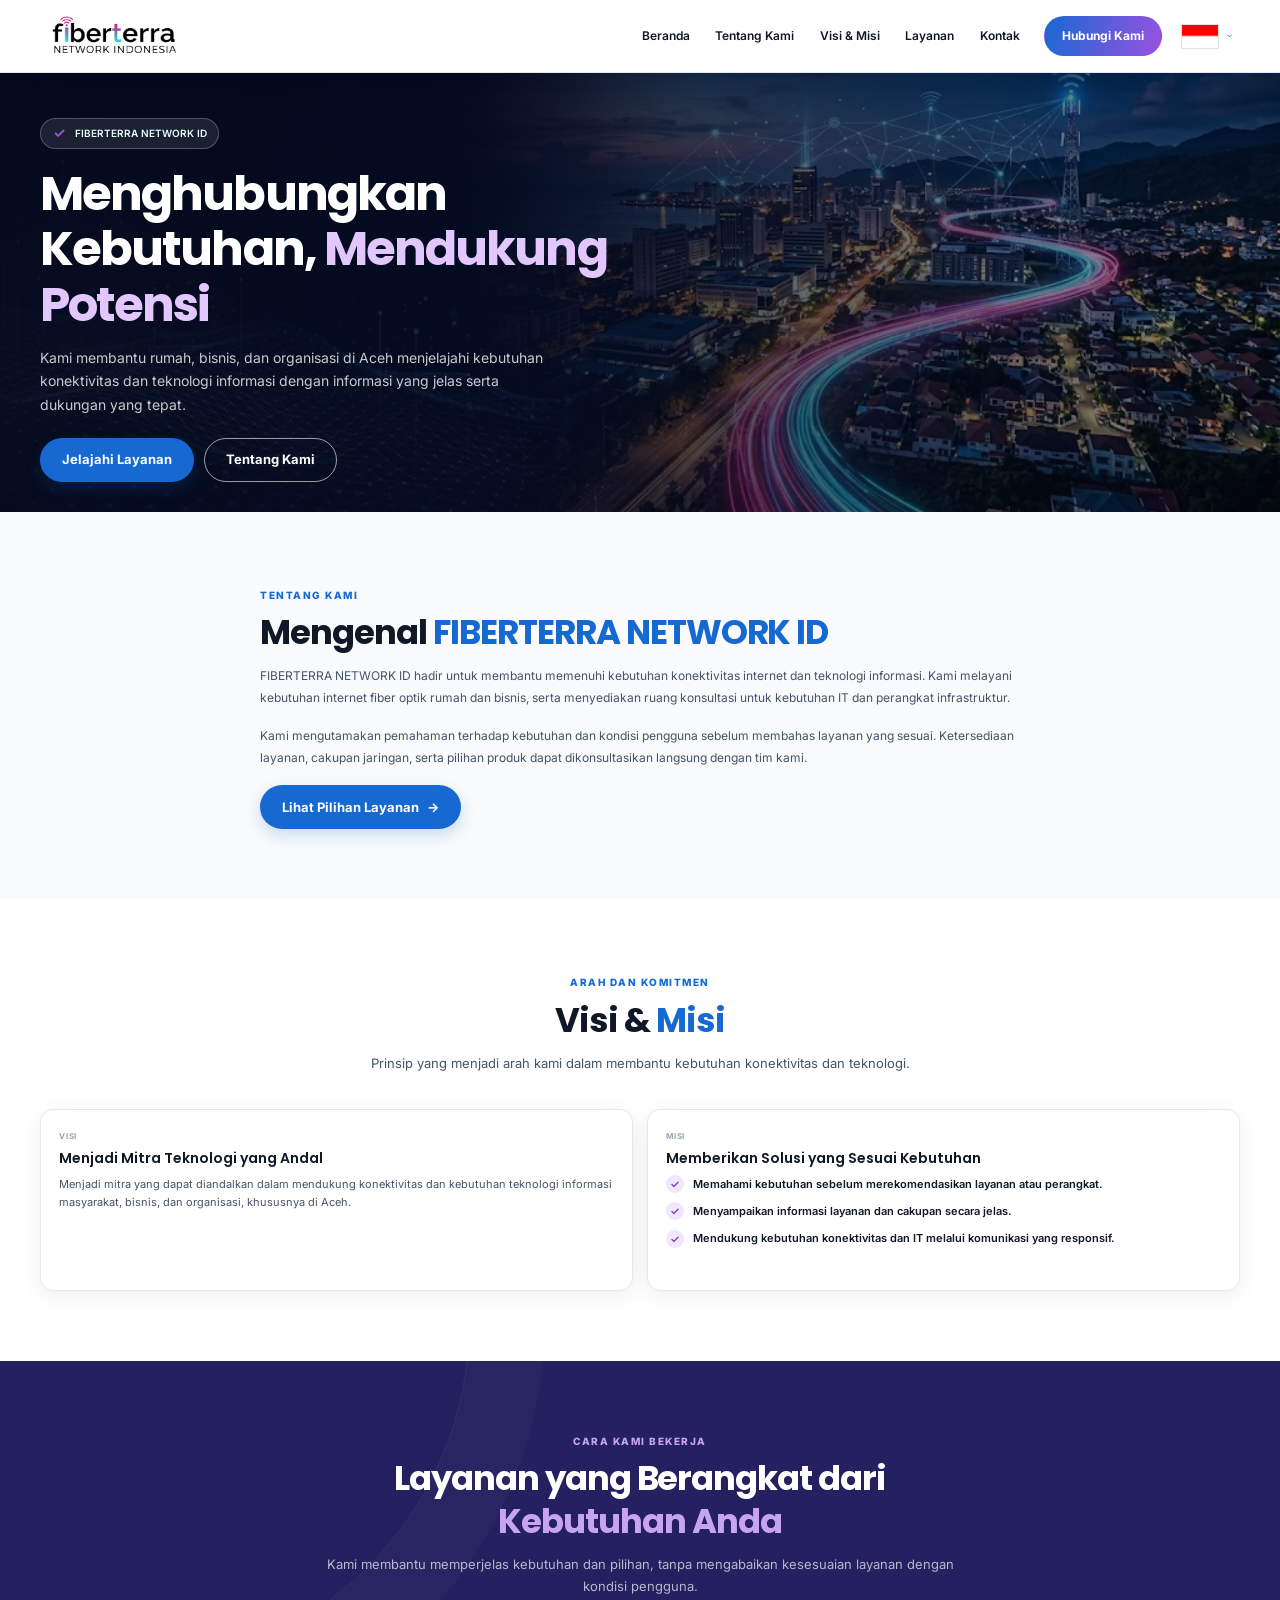
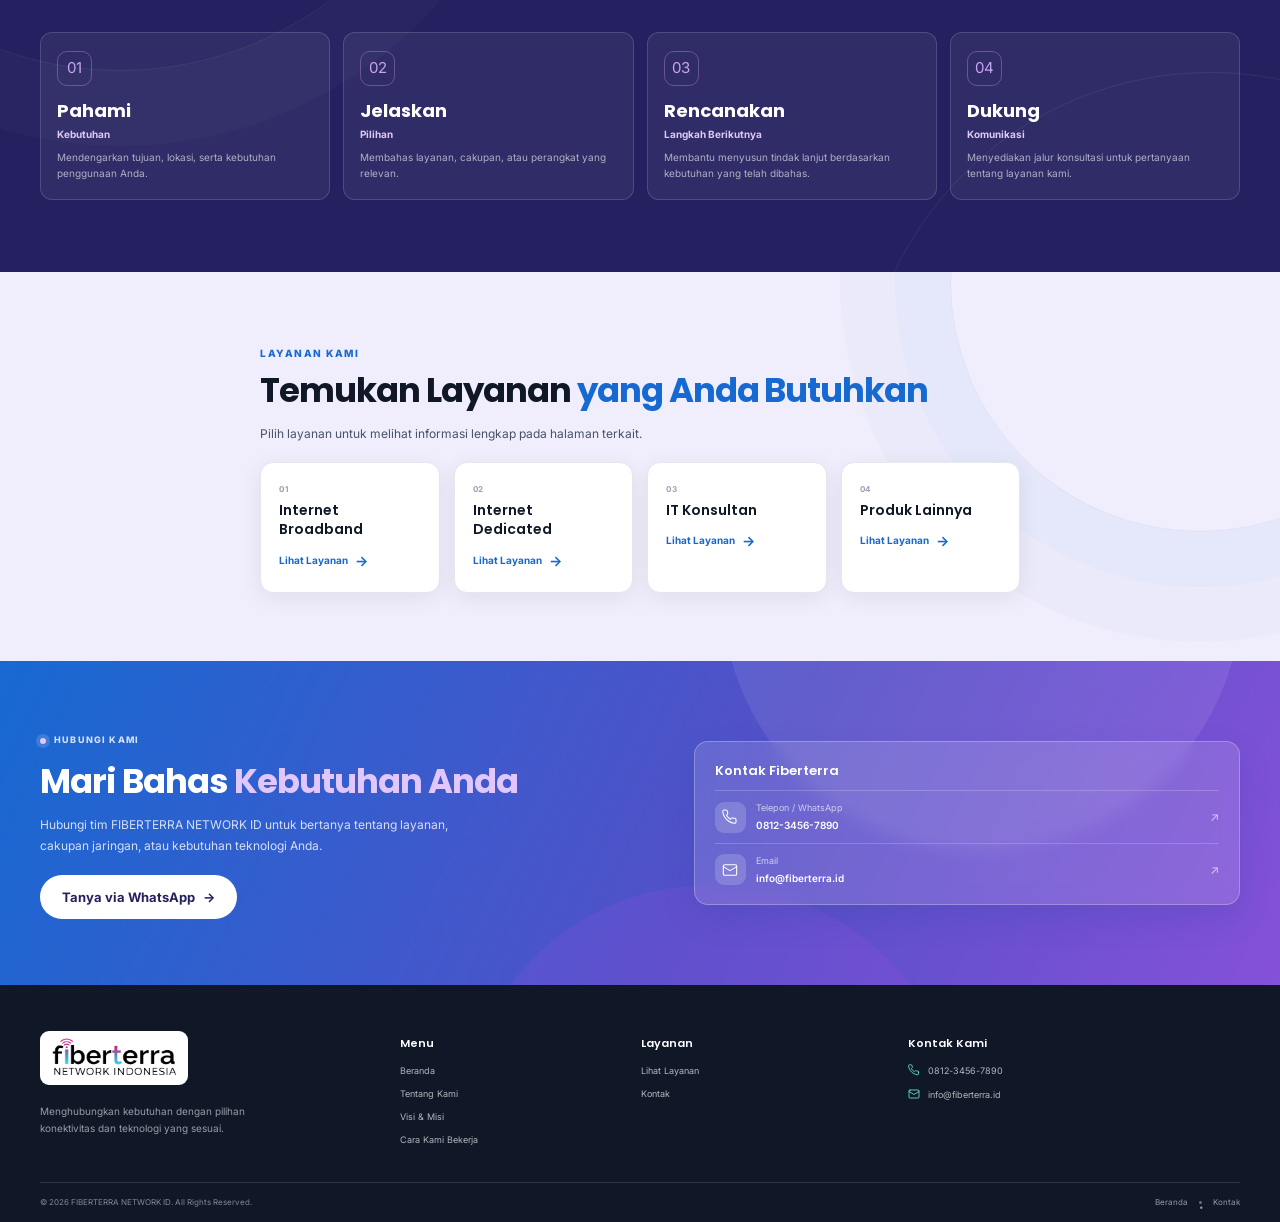
<file: FIBERTERRA-NETWORK-INDONESIA/home.html>
<!doctype html>
<html lang="id">
<head>
  <meta charset="utf-8">
  <meta name="viewport" content="width=device-width, initial-scale=1">
  <meta name="theme-color" content="#073D82">
  <meta name="robots" content="index,follow">
  <meta name="description" content="Kenali FIBERTERRA NETWORK ID, visi, misi, dan komitmen kami dalam membantu kebutuhan konektivitas serta teknologi informasi.">
  <meta property="og:locale" content="id_ID">
  <meta property="og:type" content="website">
  <meta property="og:site_name" content="FIBERTERRA NETWORK ID">
  <meta property="og:title" content="Beranda | FIBERTERRA NETWORK ID">
  <meta property="og:description" content="Kenali FIBERTERRA NETWORK ID, visi, misi, dan komitmen kami dalam membantu kebutuhan konektivitas serta teknologi informasi.">
  <meta property="og:image" content="assets/img/social-preview.jpg">
  <meta property="og:image:alt" content="FIBERTERRA NETWORK ID — konektivitas dan teknologi untuk bisnis Anda">
  <meta property="og:image:type" content="image/jpeg">
  <meta property="og:image:width" content="1200">
  <meta property="og:image:height" content="630">
  <meta name="twitter:card" content="summary_large_image">
  <meta name="twitter:title" content="Beranda | FIBERTERRA NETWORK ID">
  <meta name="twitter:description" content="Kenali FIBERTERRA NETWORK ID, visi, misi, dan komitmen kami dalam membantu kebutuhan konektivitas serta teknologi informasi.">
  <meta name="twitter:image" content="assets/img/social-preview.jpg">
  <meta name="twitter:image:alt" content="FIBERTERRA NETWORK ID — konektivitas dan teknologi untuk bisnis Anda">
  <title>Beranda | FIBERTERRA NETWORK ID</title>
  <link rel="preconnect" href="https://fonts.googleapis.com">
  <link rel="preconnect" href="https://fonts.gstatic.com" crossorigin>
  <link href="https://fonts.googleapis.com/css2?family=Inter:wght@400;500;600;700&family=Poppins:wght@600;700;800&display=swap" rel="stylesheet">
  <link rel="stylesheet" href="css/style.css">
  <script src="js/script.js" defer></script>
</head>
<body>
  <a class="skip-link" href="#main-content">Lewati ke konten utama</a>
  <header class="site-header" id="site-header">
    <nav class="navbar container" aria-label="Navigasi utama">
      <a class="brand" href="#beranda" aria-label="Kembali ke atas halaman">
        <span class="brand-logo"><img src="assets/img-no-bg/fni-h1.png" alt="FIBERTERRA NETWORK ID" width="3168" height="1344"></span>
      </a>
      <button class="menu-toggle" type="button" aria-label="Buka menu navigasi" aria-expanded="false" aria-controls="primary-navigation">
        <span></span><span></span><span></span>
      </button>
      <div class="nav-panel" id="primary-navigation">
        <ul class="nav-links">
          <li><a href="index.html">Beranda</a></li>
          <li><a href="#tentang">Tentang Kami</a></li>
          <li><a href="#visi-misi">Visi &amp; Misi</a></li>
          <li><a href="#layanan">Layanan</a></li>
          <li><a href="#kontak">Kontak</a></li>
        </ul>
        <a class="button button-accent nav-cta" href="#kontak">Hubungi Kami</a>
      </div>
      <div class="language-switcher">
      <button class="language-toggle" type="button" aria-label="Pilih bahasa" aria-expanded="false" aria-controls="language-menu">
        <img class="language-flag" src="assets/bendera/indonesia.png" alt="">
        <svg viewBox="0 0 16 16" aria-hidden="true"><path d="m4 6 4 4 4-4"/></svg>
      </button>
      <div class="language-menu" id="language-menu" role="group" aria-label="Pilih bahasa" hidden>
        <button class="language-option" type="button" data-language="id" aria-pressed="true"><img src="assets/bendera/indonesia.png" alt=""><span>Indonesia</span></button>
        <button class="language-option" type="button" data-language="en" aria-pressed="false"><img src="assets/bendera/english.svg" alt=""><span>English</span></button>
        <button class="language-option" type="button" data-language="zh" aria-pressed="false"><img src="assets/bendera/china.svg" alt=""><span>中文</span></button>
        <button class="language-option" type="button" data-language="ar" aria-pressed="false"><img src="assets/bendera/arabia.svg" alt=""><span>العربية</span></button>
            </div>
    </div>
    </nav>
  </header>

  <main id="main-content" tabindex="-1">
    <section class="hero hero--home" id="beranda" aria-labelledby="hero-title">
      <div class="hero-backdrop" aria-hidden="true"></div>
      <div class="container hero-content">
        <div class="hero-copy">
          <span class="hero-badge">
            <svg viewBox="0 0 20 20" aria-hidden="true"><path d="m5 10 3.2 3.2L15.5 6"/></svg>
            FIBERTERRA NETWORK ID
          </span>
          <h1 id="hero-title">Menghubungkan Kebutuhan, <span>Mendukung Potensi</span></h1>
          <p class="hero-description">Kami membantu rumah, bisnis, dan organisasi di Aceh menjelajahi kebutuhan konektivitas dan teknologi informasi dengan informasi yang jelas serta dukungan yang tepat.</p>
          <div class="hero-actions">
            <a class="button button-primary" href="#layanan">Jelajahi Layanan</a>
            <a class="button button-outline-light" href="#tentang">Tentang Kami</a>
          </div>
        </div>
      </div>
    </section>

    <section class="section about-section" id="tentang" aria-labelledby="about-title">
      <div class="container about-layout">
        <div class="about-copy reveal">
          <span class="eyebrow">TENTANG KAMI</span>
          <h2 id="about-title">Mengenal <span>FIBERTERRA NETWORK ID</span></h2>
          <p class="about-description">FIBERTERRA NETWORK ID hadir untuk membantu memenuhi kebutuhan konektivitas internet dan teknologi informasi. Kami melayani kebutuhan internet fiber optik rumah dan bisnis, serta menyediakan ruang konsultasi untuk kebutuhan IT dan perangkat infrastruktur.</p>
          <p class="about-description">Kami mengutamakan pemahaman terhadap kebutuhan dan kondisi pengguna sebelum membahas layanan yang sesuai. Ketersediaan layanan, cakupan jaringan, serta pilihan produk dapat dikonsultasikan langsung dengan tim kami.</p>
          <a class="button button-primary" href="#layanan">Lihat Pilihan Layanan <span aria-hidden="true">→</span></a>
        </div>
      </div>
    </section>

    <section class="section" id="visi-misi" aria-labelledby="vision-mission-title">
      <div class="container">
        <div class="section-heading centered reveal">
          <span class="eyebrow">ARAH DAN KOMITMEN</span>
          <h2 id="vision-mission-title">Visi &amp; <span>Misi</span></h2>
          <p>Prinsip yang menjadi arah kami dalam membantu kebutuhan konektivitas dan teknologi.</p>
        </div>
        <div class="mission-grid">
          <article class="service-card reveal">
            <span class="card-index">VISI</span>
            <h3>Menjadi Mitra Teknologi yang Andal</h3>
            <p>Menjadi mitra yang dapat diandalkan dalam mendukung konektivitas dan kebutuhan teknologi informasi masyarakat, bisnis, dan organisasi, khususnya di Aceh.</p>
          </article>
          <article class="service-card reveal">
            <span class="card-index">MISI</span>
            <h3>Memberikan Solusi yang Sesuai Kebutuhan</h3>
            <ul class="check-list">
              <li><span class="check-icon" aria-hidden="true">✓</span>Memahami kebutuhan sebelum merekomendasikan layanan atau perangkat.</li>
              <li><span class="check-icon" aria-hidden="true">✓</span>Menyampaikan informasi layanan dan cakupan secara jelas.</li>
              <li><span class="check-icon" aria-hidden="true">✓</span>Mendukung kebutuhan konektivitas dan IT melalui komunikasi yang responsif.</li>
            </ul>
          </article>
        </div>
      </div>
    </section>

    <section class="why-section" id="nilai" aria-labelledby="values-title">
      <div class="why-decoration why-decoration-one" aria-hidden="true"></div>
      <div class="why-decoration why-decoration-two" aria-hidden="true"></div>
      <div class="container">
        <div class="section-heading centered section-heading-light reveal">
          <span class="eyebrow">CARA KAMI BEKERJA</span>
          <h2 id="values-title">Layanan yang Berangkat dari <span>Kebutuhan Anda</span></h2>
          <p>Kami membantu memperjelas kebutuhan dan pilihan, tanpa mengabaikan kesesuaian layanan dengan kondisi pengguna.</p>
        </div>
        <div class="why-grid">
          <article class="why-item reveal"><div class="why-icon" aria-hidden="true">01</div><strong>Pahami</strong><h3>Kebutuhan</h3><p>Mendengarkan tujuan, lokasi, serta kebutuhan penggunaan Anda.</p></article>
          <article class="why-item reveal"><div class="why-icon" aria-hidden="true">02</div><strong>Jelaskan</strong><h3>Pilihan</h3><p>Membahas layanan, cakupan, atau perangkat yang relevan.</p></article>
          <article class="why-item reveal"><div class="why-icon" aria-hidden="true">03</div><strong>Rencanakan</strong><h3>Langkah Berikutnya</h3><p>Membantu menyusun tindak lanjut berdasarkan kebutuhan yang telah dibahas.</p></article>
          <article class="why-item reveal"><div class="why-icon" aria-hidden="true">04</div><strong>Dukung</strong><h3>Komunikasi</h3><p>Menyediakan jalur konsultasi untuk pertanyaan tentang layanan kami.</p></article>
        </div>
      </div>
    </section>

    <section class="coverage-section" id="layanan" aria-labelledby="services-cta-title">
      <div class="coverage-pattern" aria-hidden="true"></div>
      <div class="container coverage-layout">
        <div class="coverage-copy reveal">
          <span class="eyebrow">LAYANAN KAMI</span>
          <h2 id="services-cta-title">Temukan Layanan <span>yang Anda Butuhkan</span></h2>
          <p>Pilih layanan untuk melihat informasi lengkap pada halaman terkait.</p>
        </div>
        <div class="services-grid">
          <a class="service-card reveal" href="broadband.html">
            <span class="card-index">01</span>
            <h3>Internet Broadband</h3>
            <span class="text-link">Lihat Layanan <span aria-hidden="true">→</span></span>
          </a>
          <a class="service-card reveal" href="internet-dedicated.html">
            <span class="card-index">02</span>
            <h3>Internet Dedicated</h3>
            <span class="text-link">Lihat Layanan <span aria-hidden="true">→</span></span>
          </a>
          <a class="service-card reveal" href="it-konsultan.html">
            <span class="card-index">03</span>
            <h3>IT Konsultan</h3>
            <span class="text-link">Lihat Layanan <span aria-hidden="true">→</span></span>
          </a>
          <a class="service-card reveal" href="produk-lainnya.html">
            <span class="card-index">04</span>
            <h3>Produk Lainnya</h3>
            <span class="text-link">Lihat Layanan <span aria-hidden="true">→</span></span>
          </a>
        </div>
      </div>
    </section>

    <section class="contact-section" id="kontak" aria-labelledby="contact-title">
      <div class="contact-glow contact-glow-one" aria-hidden="true"></div>
      <div class="contact-glow contact-glow-two" aria-hidden="true"></div>
      <div class="container contact-layout">
        <div class="contact-copy reveal">
          <span class="contact-eyebrow"><span></span> HUBUNGI KAMI</span>
          <h2 id="contact-title">Mari Bahas <span>Kebutuhan Anda</span></h2>
          <p>Hubungi tim FIBERTERRA NETWORK ID untuk bertanya tentang layanan, cakupan jaringan, atau kebutuhan teknologi Anda.</p>
          <a class="button button-white" href="https://wa.me/6281234567890?text=Halo%20FIBERTERRA%20NETWORK%20ID%2C%20saya%20ingin%20bertanya%20tentang%20layanan." target="_blank" rel="noopener noreferrer">Tanya via WhatsApp <span aria-hidden="true">→</span></a>
        </div>
        <div class="contact-card reveal">
          <h3>Kontak Fiberterra</h3>
          <a class="contact-row" href="tel:+6281234567890"><span class="contact-icon"><svg viewBox="0 0 24 24" aria-hidden="true"><path d="M21 16.5v3a2 2 0 0 1-2.2 2 19.8 19.8 0 0 1-8.6-3.1 19.5 19.5 0 0 1-6-6A19.8 19.8 0 0 1 1.1 3.8 2 2 0 0 1 3.1 1.6h3a2 2 0 0 1 2 1.7l.5 3.1a2 2 0 0 1-.6 1.7L6.7 9.4a16 16 0 0 0 6 6l1.3-1.3a2 2 0 0 1 1.7-.6l3.1.5a2 2 0 0 1 2.2 2.5Z"/></svg></span><span><small>Telepon / WhatsApp</small><strong>0812-3456-7890</strong></span><span class="contact-arrow" aria-hidden="true">↗</span></a>
          <a class="contact-row" href="mailto:info@fiberterra.id"><span class="contact-icon"><svg viewBox="0 0 24 24" aria-hidden="true"><rect x="2" y="4" width="20" height="16" rx="2"/><path d="m22 7-10 6L2 7"/></svg></span><span><small>Email</small><strong>info@fiberterra.id</strong></span><span class="contact-arrow" aria-hidden="true">↗</span></a>
        </div>
      </div>
    </section>
  </main>

  <footer class="site-footer">
    <div class="container">
      <div class="footer-grid">
        <div class="footer-brand-column">
          <a class="footer-brand" href="#beranda" aria-label="Kembali ke atas halaman"><span class="footer-brand-logo"><img src="assets/img-no-bg/fni-h1.png" alt="FIBERTERRA NETWORK ID" width="3168" height="1344" loading="lazy"></span></a>
          <p>Menghubungkan kebutuhan dengan pilihan konektivitas dan teknologi yang sesuai.</p>
        </div>
        <div class="footer-column">
          <h3>Menu</h3>
          <ul><li><a href="index.html">Beranda</a></li><li><a href="#tentang">Tentang Kami</a></li><li><a href="#visi-misi">Visi &amp; Misi</a></li><li><a href="#nilai">Cara Kami Bekerja</a></li></ul>
        </div>
        <div class="footer-column">
          <h3>Layanan</h3>
          <ul><li><a href="#layanan">Lihat Layanan</a></li><li><a href="#kontak">Kontak</a></li></ul>
        </div>
        <div class="footer-column footer-contact">
          <h3>Kontak Kami</h3>
          <p><span class="footer-contact-icon"><svg viewBox="0 0 24 24" aria-hidden="true"><path d="M21 16.5v3a2 2 0 0 1-2.2 2 19.8 19.8 0 0 1-8.6-3.1 19.5 19.5 0 0 1-6-6A19.8 19.8 0 0 1 1.1 3.8 2 2 0 0 1 3.1 1.6h3a2 2 0 0 1 2 1.7l.5 3.1a2 2 0 0 1-.6 1.7L6.7 9.4a16 16 0 0 0 6 6l1.3-1.3a2 2 0 0 1 1.7-.6l3.1.5a2 2 0 0 1 2.2 2.5Z"/></svg></span><a href="tel:+6281234567890">0812-3456-7890</a></p>
          <p><span class="footer-contact-icon"><svg viewBox="0 0 24 24" aria-hidden="true"><rect x="2" y="4" width="20" height="16" rx="2"/><path d="m22 7-10 6L2 7"/></svg></span><a href="mailto:info@fiberterra.id">info@fiberterra.id</a></p>
        </div>
      </div>
      <div class="footer-bottom"><p>© 2026 FIBERTERRA NETWORK ID. All Rights Reserved.</p><div><a href="index.html">Beranda</a><span aria-hidden="true">•</span><a href="#kontak">Kontak</a></div></div>
    </div>
  </footer>
</body>
</html>
</file>
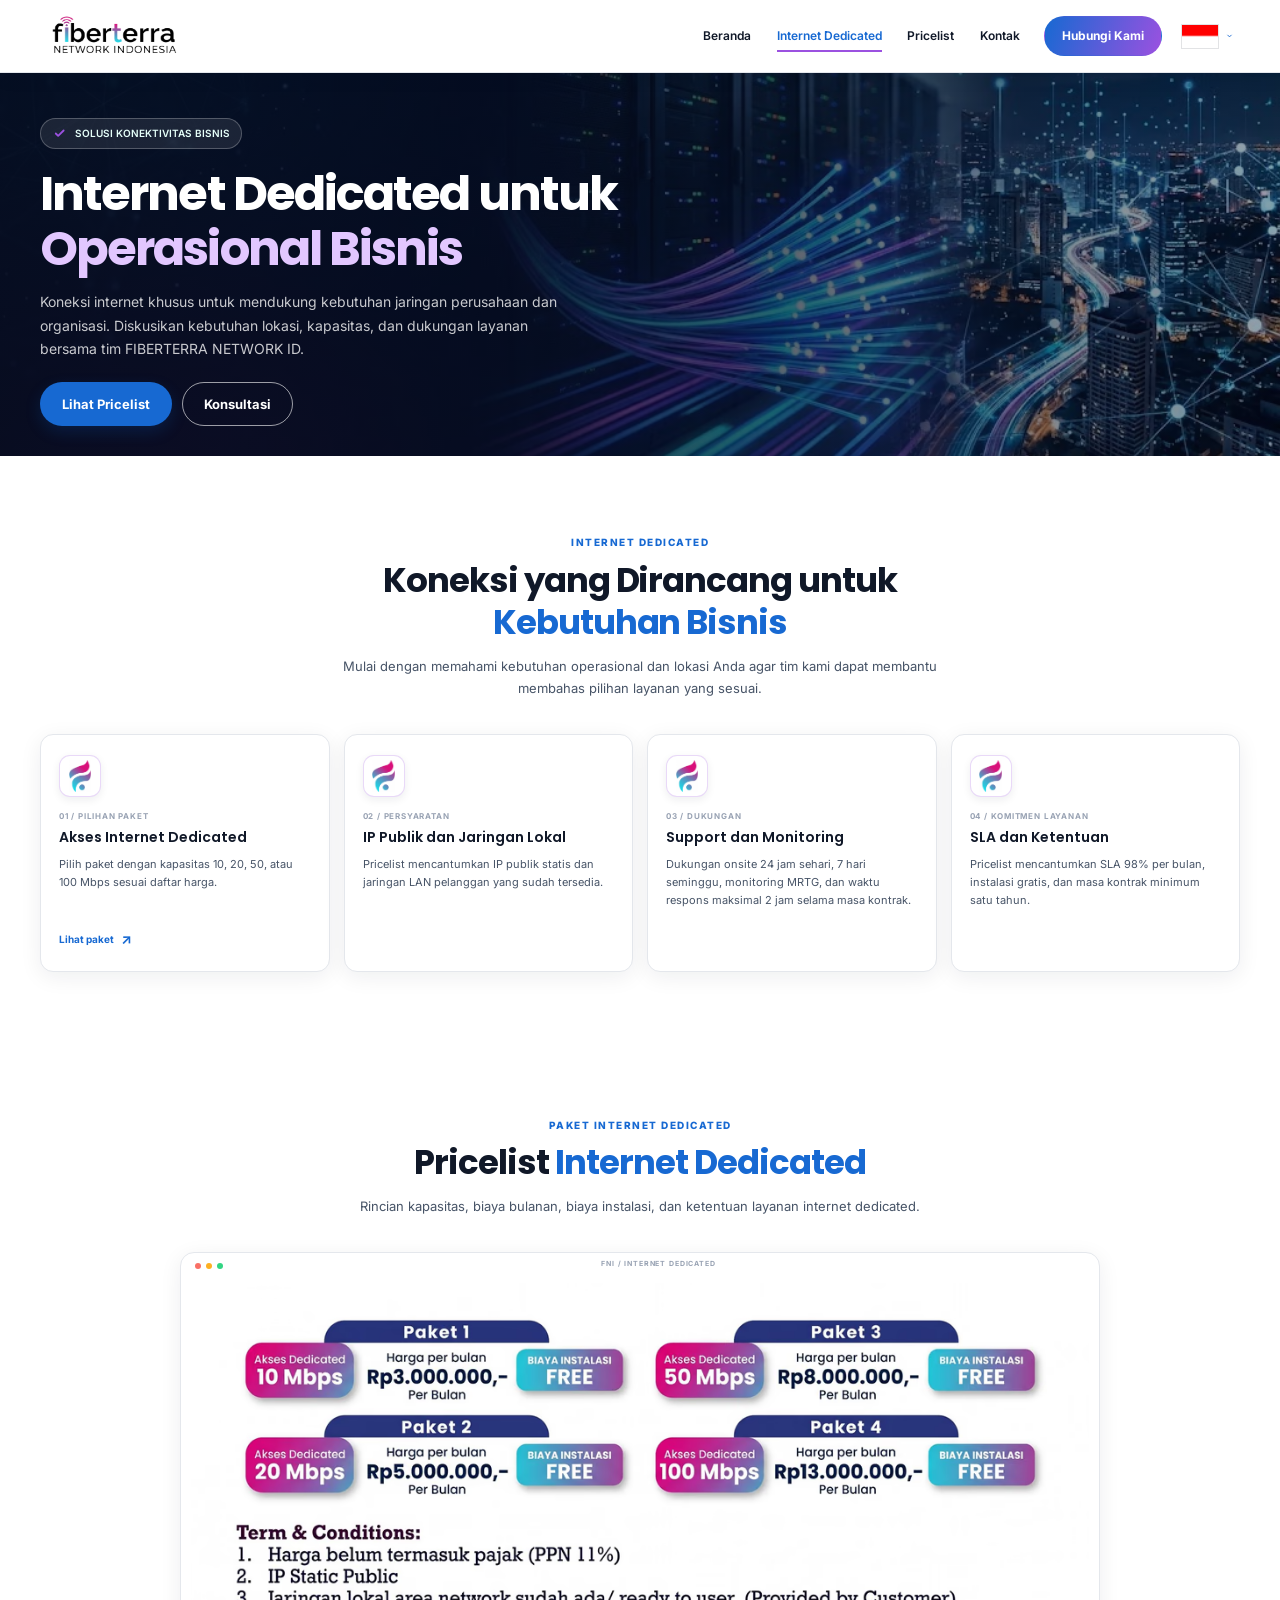
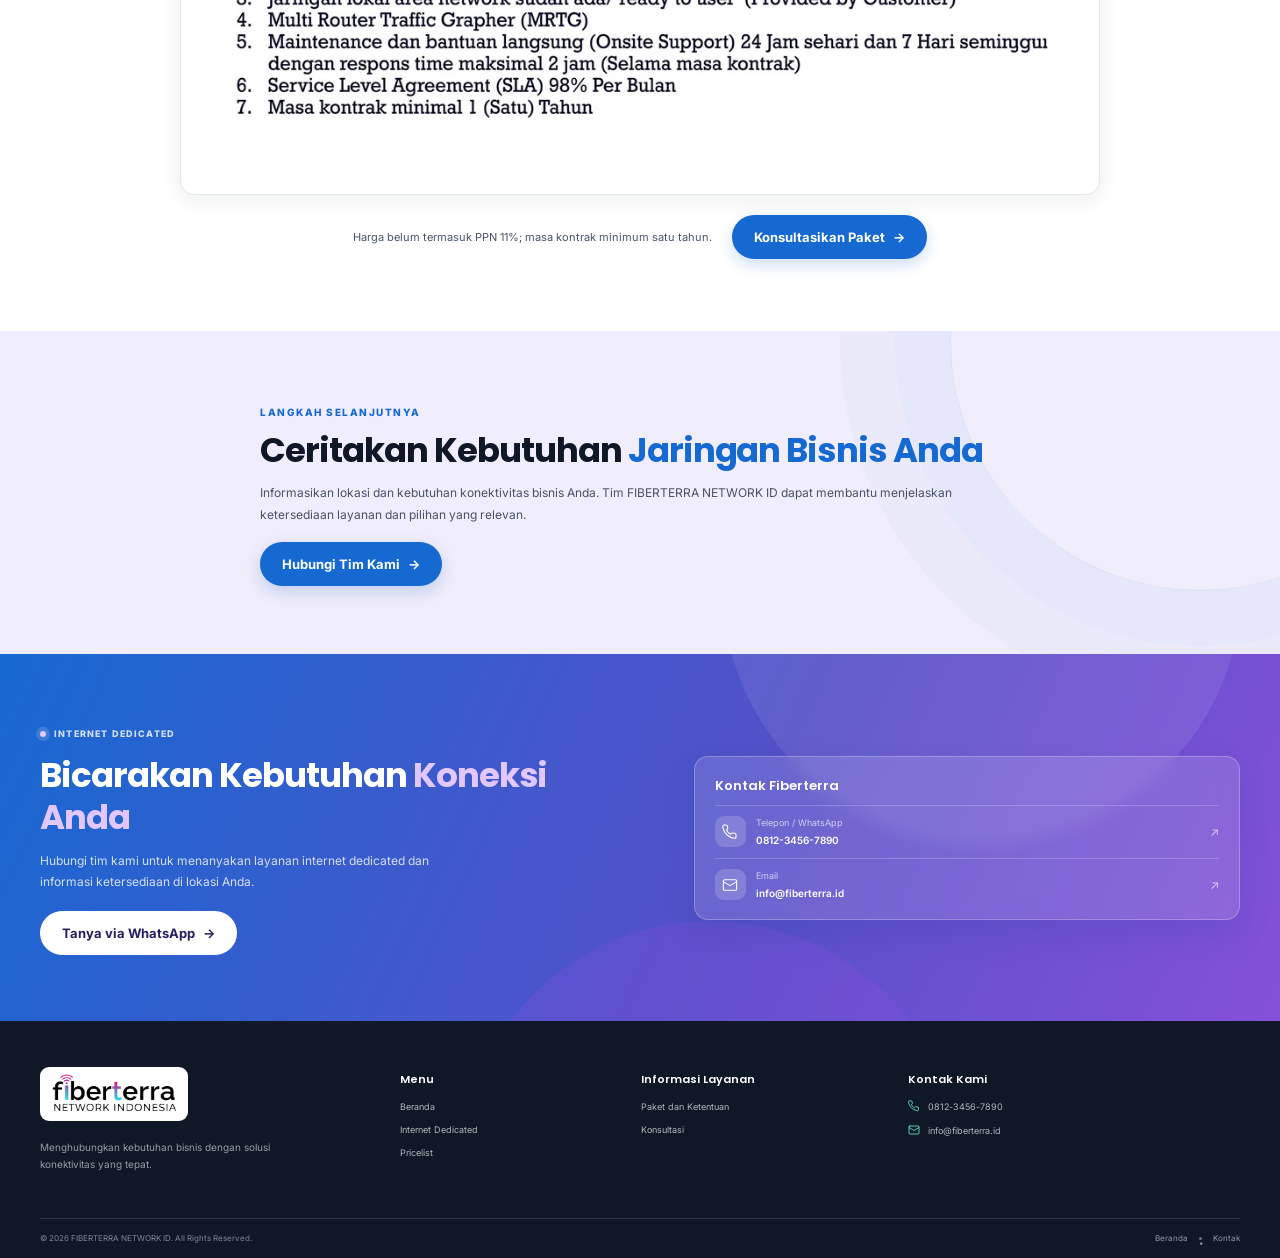
<file: FIBERTERRA-NETWORK-INDONESIA/internet-dedicated.html>
<!doctype html>
<html lang="id">
<head>
  <meta charset="utf-8">
  <meta name="viewport" content="width=device-width, initial-scale=1">
  <meta name="theme-color" content="#073D82">
  <meta name="robots" content="index,follow">
  <meta name="description" content="Informasi layanan internet dedicated FIBERTERRA NETWORK ID untuk kebutuhan konektivitas bisnis di Aceh.">
  <meta property="og:locale" content="id_ID">
  <meta property="og:type" content="website">
  <meta property="og:site_name" content="FIBERTERRA NETWORK ID">
  <meta property="og:title" content="Internet Dedicated | FIBERTERRA NETWORK ID">
  <meta property="og:description" content="Informasi layanan internet dedicated FIBERTERRA NETWORK ID untuk kebutuhan konektivitas bisnis di Aceh.">
  <meta property="og:image" content="assets/img/social-preview.jpg">
  <meta property="og:image:alt" content="FIBERTERRA NETWORK ID — konektivitas dan teknologi untuk bisnis Anda">
  <meta property="og:image:type" content="image/jpeg">
  <meta property="og:image:width" content="1200">
  <meta property="og:image:height" content="630">
  <meta name="twitter:card" content="summary_large_image">
  <meta name="twitter:title" content="Internet Dedicated | FIBERTERRA NETWORK ID">
  <meta name="twitter:description" content="Informasi layanan internet dedicated FIBERTERRA NETWORK ID untuk kebutuhan konektivitas bisnis di Aceh.">
  <meta name="twitter:image" content="assets/img/social-preview.jpg">
  <meta name="twitter:image:alt" content="FIBERTERRA NETWORK ID — konektivitas dan teknologi untuk bisnis Anda">
  <title>Internet Dedicated | FIBERTERRA NETWORK ID</title>
  <link rel="preconnect" href="https://fonts.googleapis.com">
  <link rel="preconnect" href="https://fonts.gstatic.com" crossorigin>
  <link href="https://fonts.googleapis.com/css2?family=Inter:wght@400;500;600;700&family=Poppins:wght@600;700;800&display=swap" rel="stylesheet">
  <link rel="stylesheet" href="css/style.css">
  <script src="js/script.js" defer></script>
</head>
<body>
  <a class="skip-link" href="#main-content">Lewati ke konten utama</a>
  <header class="site-header" id="site-header">
    <nav class="navbar container" aria-label="Navigasi utama">
      <a class="brand" href="#beranda" aria-label="Kembali ke atas halaman">
        <span class="brand-logo"><img src="assets/img-no-bg/fni-h1.png" alt="FIBERTERRA NETWORK ID" width="3168" height="1344"></span>
      </a>
      <button class="menu-toggle" type="button" aria-label="Buka menu navigasi" aria-expanded="false" aria-controls="primary-navigation">
        <span></span><span></span><span></span>
      </button>
      <div class="nav-panel" id="primary-navigation">
        <ul class="nav-links">
          <li><a href="index.html">Beranda</a></li>
          <li><a href="#layanan" aria-current="page">Internet Dedicated</a></li>
          <li><a href="#pricelist">Pricelist</a></li>
          <li><a href="#kontak">Kontak</a></li>
        </ul>
        <a class="button button-accent nav-cta" href="#kontak">Hubungi Kami</a>
      </div>
      <div class="language-switcher">
      <button class="language-toggle" type="button" aria-label="Pilih bahasa" aria-expanded="false" aria-controls="language-menu">
        <img class="language-flag" src="assets/bendera/indonesia.png" alt="">
        <svg viewBox="0 0 16 16" aria-hidden="true"><path d="m4 6 4 4 4-4"/></svg>
      </button>
      <div class="language-menu" id="language-menu" role="group" aria-label="Pilih bahasa" hidden>
        <button class="language-option" type="button" data-language="id" aria-pressed="true"><img src="assets/bendera/indonesia.png" alt=""><span>Indonesia</span></button>
        <button class="language-option" type="button" data-language="en" aria-pressed="false"><img src="assets/bendera/english.svg" alt=""><span>English</span></button>
        <button class="language-option" type="button" data-language="zh" aria-pressed="false"><img src="assets/bendera/china.svg" alt=""><span>中文</span></button>
        <button class="language-option" type="button" data-language="ar" aria-pressed="false"><img src="assets/bendera/arabia.svg" alt=""><span>العربية</span></button>
            </div>
    </div>
    </nav>
  </header>

  <main id="main-content" tabindex="-1">
    <section class="hero hero--internet-dedicated" id="beranda" aria-labelledby="hero-title">
      <div class="hero-backdrop" aria-hidden="true"></div>
      <div class="container hero-content">
        <div class="hero-copy">
          <span class="hero-badge">
            <svg viewBox="0 0 20 20" aria-hidden="true"><path d="m5 10 3.2 3.2L15.5 6"/></svg>
            SOLUSI KONEKTIVITAS BISNIS
          </span>
          <h1 id="hero-title">Internet Dedicated untuk <span>Operasional Bisnis</span></h1>
          <p class="hero-description">Koneksi internet khusus untuk mendukung kebutuhan jaringan perusahaan dan organisasi. Diskusikan kebutuhan lokasi, kapasitas, dan dukungan layanan bersama tim FIBERTERRA NETWORK ID.</p>
          <div class="hero-actions">
            <a class="button button-primary" href="#pricelist">Lihat Pricelist</a>
            <a class="button button-outline-light" href="#kontak">Konsultasi</a>
          </div>
        </div>
      </div>
    </section>

    <section class="section services-section" id="layanan" aria-labelledby="services-title">
      <div class="container">
        <div class="section-heading centered reveal">
          <span class="eyebrow">INTERNET DEDICATED</span>
          <h2 id="services-title">Koneksi yang Dirancang untuk <span>Kebutuhan Bisnis</span></h2>
          <p>Mulai dengan memahami kebutuhan operasional dan lokasi Anda agar tim kami dapat membantu membahas pilihan layanan yang sesuai.</p>
        </div>
        <div class="services-grid">
          <article class="service-card reveal">
            <div class="service-icon"><img src="assets/img/fni-icon.jpg" alt="" aria-hidden="true"></div>
            <span class="card-index">01 / PILIHAN PAKET</span>
            <h3>Akses Internet Dedicated</h3>
            <p>Pilih paket dengan kapasitas 10, 20, 50, atau 100 Mbps sesuai daftar harga.</p>
            <a class="text-link" href="#pricelist">Lihat paket <span aria-hidden="true">↗</span></a>
          </article>
          <article class="service-card reveal">
            <div class="service-icon"><img src="assets/img/fni-icon.jpg" alt="" aria-hidden="true"></div>
            <span class="card-index">02 / PERSYARATAN</span>
            <h3>IP Publik dan Jaringan Lokal</h3>
            <p>Pricelist mencantumkan IP publik statis dan jaringan LAN pelanggan yang sudah tersedia.</p>
          </article>
          <article class="service-card reveal">
            <div class="service-icon"><img src="assets/img/fni-icon.jpg" alt="" aria-hidden="true"></div>
            <span class="card-index">03 / DUKUNGAN</span>
            <h3>Support dan Monitoring</h3>
            <p>Dukungan onsite 24 jam sehari, 7 hari seminggu, monitoring MRTG, dan waktu respons maksimal 2 jam selama masa kontrak.</p>
          </article>
          <article class="service-card reveal">
            <div class="service-icon"><img src="assets/img/fni-icon.jpg" alt="" aria-hidden="true"></div>
            <span class="card-index">04 / KOMITMEN LAYANAN</span>
            <h3>SLA dan Ketentuan</h3>
            <p>Pricelist mencantumkan SLA 98% per bulan, instalasi gratis, dan masa kontrak minimum satu tahun.</p>
          </article>
        </div>
      </div>
    </section>

    <section class="section pricing-section" id="pricelist" aria-labelledby="pricing-title">
      <div class="container">
        <div class="section-heading centered reveal">
          <span class="eyebrow">PAKET INTERNET DEDICATED</span>
          <h2 id="pricing-title">Pricelist <span>Internet Dedicated</span></h2>
          <p>Rincian kapasitas, biaya bulanan, biaya instalasi, dan ketentuan layanan internet dedicated.</p>
        </div>
        <figure class="pricelist-frame reveal">
          <div class="pricelist-topline"><span class="frame-dot"></span><span class="frame-dot"></span><span class="frame-dot"></span><span class="frame-label">FNI / INTERNET DEDICATED</span></div>
          <picture>
            <source type="image/avif" srcset="assets/optimized/dedicated-pricelist-640.avif 640w, assets/optimized/dedicated-pricelist-1024.avif 1024w, assets/optimized/dedicated-pricelist-1800.avif 1800w" sizes="(max-width: 700px) 100vw, 920px">
            <source type="image/webp" srcset="assets/optimized/dedicated-pricelist-640.webp 640w, assets/optimized/dedicated-pricelist-1024.webp 1024w, assets/optimized/dedicated-pricelist-1800.webp 1800w" sizes="(max-width: 700px) 100vw, 920px">
            <img src="assets/img/dedicated-pricelist.jpg" alt="Pricelist internet dedicated: paket 10, 20, 50, dan 100 Mbps beserta biaya dan ketentuan layanan" loading="lazy" width="1800" height="1005">
          </picture>
          <figcaption class="sr-only">Pricelist Internet Dedicated FIBERTERRA NETWORK ID</figcaption>
        </figure>
        <div class="pricing-action reveal">
          <p>Harga belum termasuk PPN 11%; masa kontrak minimum satu tahun.</p>
          <a class="button button-primary" href="#kontak">Konsultasikan Paket <span aria-hidden="true">→</span></a>
        </div>
      </div>
    </section>

    <section class="coverage-section" aria-labelledby="coverage-title">
      <div class="coverage-pattern" aria-hidden="true"></div>
      <div class="container coverage-layout">
        <div class="coverage-copy reveal">
          <span class="eyebrow">LANGKAH SELANJUTNYA</span>
          <h2 id="coverage-title">Ceritakan Kebutuhan <span>Jaringan Bisnis Anda</span></h2>
          <p>Informasikan lokasi dan kebutuhan konektivitas bisnis Anda. Tim FIBERTERRA NETWORK ID dapat membantu menjelaskan ketersediaan layanan dan pilihan yang relevan.</p>
          <a class="button button-primary" href="#kontak">Hubungi Tim Kami <span aria-hidden="true">→</span></a>
        </div>
      </div>
    </section>

    <section class="contact-section" id="kontak" aria-labelledby="contact-title">
      <div class="contact-glow contact-glow-one" aria-hidden="true"></div>
      <div class="contact-glow contact-glow-two" aria-hidden="true"></div>
      <div class="container contact-layout">
        <div class="contact-copy reveal">
          <span class="contact-eyebrow"><span></span> INTERNET DEDICATED</span>
          <h2 id="contact-title">Bicarakan Kebutuhan <span>Koneksi Anda</span></h2>
          <p>Hubungi tim kami untuk menanyakan layanan internet dedicated dan informasi ketersediaan di lokasi Anda.</p>
          <a class="button button-white" href="https://wa.me/6281234567890?text=Halo%20FIBERTERRA%20NETWORK%20ID%2C%20saya%20ingin%20bertanya%20tentang%20Internet%20Dedicated." target="_blank" rel="noopener noreferrer">Tanya via WhatsApp <span aria-hidden="true">→</span></a>
        </div>
        <div class="contact-card reveal">
          <h3>Kontak Fiberterra</h3>
          <a class="contact-row" href="tel:+6281234567890"><span class="contact-icon"><svg viewBox="0 0 24 24" aria-hidden="true"><path d="M21 16.5v3a2 2 0 0 1-2.2 2 19.8 19.8 0 0 1-8.6-3.1 19.5 19.5 0 0 1-6-6A19.8 19.8 0 0 1 1.1 3.8 2 2 0 0 1 3.1 1.6h3a2 2 0 0 1 2 1.7l.5 3.1a2 2 0 0 1-.6 1.7L6.7 9.4a16 16 0 0 0 6 6l1.3-1.3a2 2 0 0 1 1.7-.6l3.1.5a2 2 0 0 1 2.2 2.5Z"/></svg></span><span><small>Telepon / WhatsApp</small><strong>0812-3456-7890</strong></span><span class="contact-arrow" aria-hidden="true">↗</span></a>
          <a class="contact-row" href="mailto:info@fiberterra.id"><span class="contact-icon"><svg viewBox="0 0 24 24" aria-hidden="true"><rect x="2" y="4" width="20" height="16" rx="2"/><path d="m22 7-10 6L2 7"/></svg></span><span><small>Email</small><strong>info@fiberterra.id</strong></span><span class="contact-arrow" aria-hidden="true">↗</span></a>
        </div>
      </div>
    </section>
  </main>

  <footer class="site-footer">
    <div class="container">
      <div class="footer-grid">
        <div class="footer-brand-column">
          <a class="footer-brand" href="index.html" aria-label="FIBERTERRA NETWORK ID — Pilih Layanan"><span class="footer-brand-logo"><img src="assets/img-no-bg/fni-h1.png" alt="FIBERTERRA NETWORK ID" width="3168" height="1344" loading="lazy"></span></a>
          <p>Menghubungkan kebutuhan bisnis dengan solusi konektivitas yang tepat.</p>
        </div>
        <div class="footer-column">
          <h3>Menu</h3>
          <ul><li><a href="index.html">Beranda</a></li><li><a href="#layanan">Internet Dedicated</a></li><li><a href="#pricelist">Pricelist</a></li></ul>
        </div>
        <div class="footer-column">
          <h3>Informasi Layanan</h3>
          <ul><li><a href="#pricelist">Paket dan Ketentuan</a></li><li><a href="#kontak">Konsultasi</a></li></ul>
        </div>
        <div class="footer-column footer-contact">
          <h3>Kontak Kami</h3>
          <p><span class="footer-contact-icon"><svg viewBox="0 0 24 24" aria-hidden="true"><path d="M21 16.5v3a2 2 0 0 1-2.2 2 19.8 19.8 0 0 1-8.6-3.1 19.5 19.5 0 0 1-6-6A19.8 19.8 0 0 1 1.1 3.8 2 2 0 0 1 3.1 1.6h3a2 2 0 0 1 2 1.7l.5 3.1a2 2 0 0 1-.6 1.7L6.7 9.4a16 16 0 0 0 6 6l1.3-1.3a2 2 0 0 1 1.7-.6l3.1.5a2 2 0 0 1 2.2 2.5Z"/></svg></span><a href="tel:+6281234567890">0812-3456-7890</a></p>
          <p><span class="footer-contact-icon"><svg viewBox="0 0 24 24" aria-hidden="true"><rect x="2" y="4" width="20" height="16" rx="2"/><path d="m22 7-10 6L2 7"/></svg></span><a href="mailto:info@fiberterra.id">info@fiberterra.id</a></p>
        </div>
      </div>
      <div class="footer-bottom"><p>© 2026 FIBERTERRA NETWORK ID. All Rights Reserved.</p><div><a href="index.html">Beranda</a><span aria-hidden="true">•</span><a href="#kontak">Kontak</a></div></div>
    </div>
  </footer>
</body>
</html>
</file>
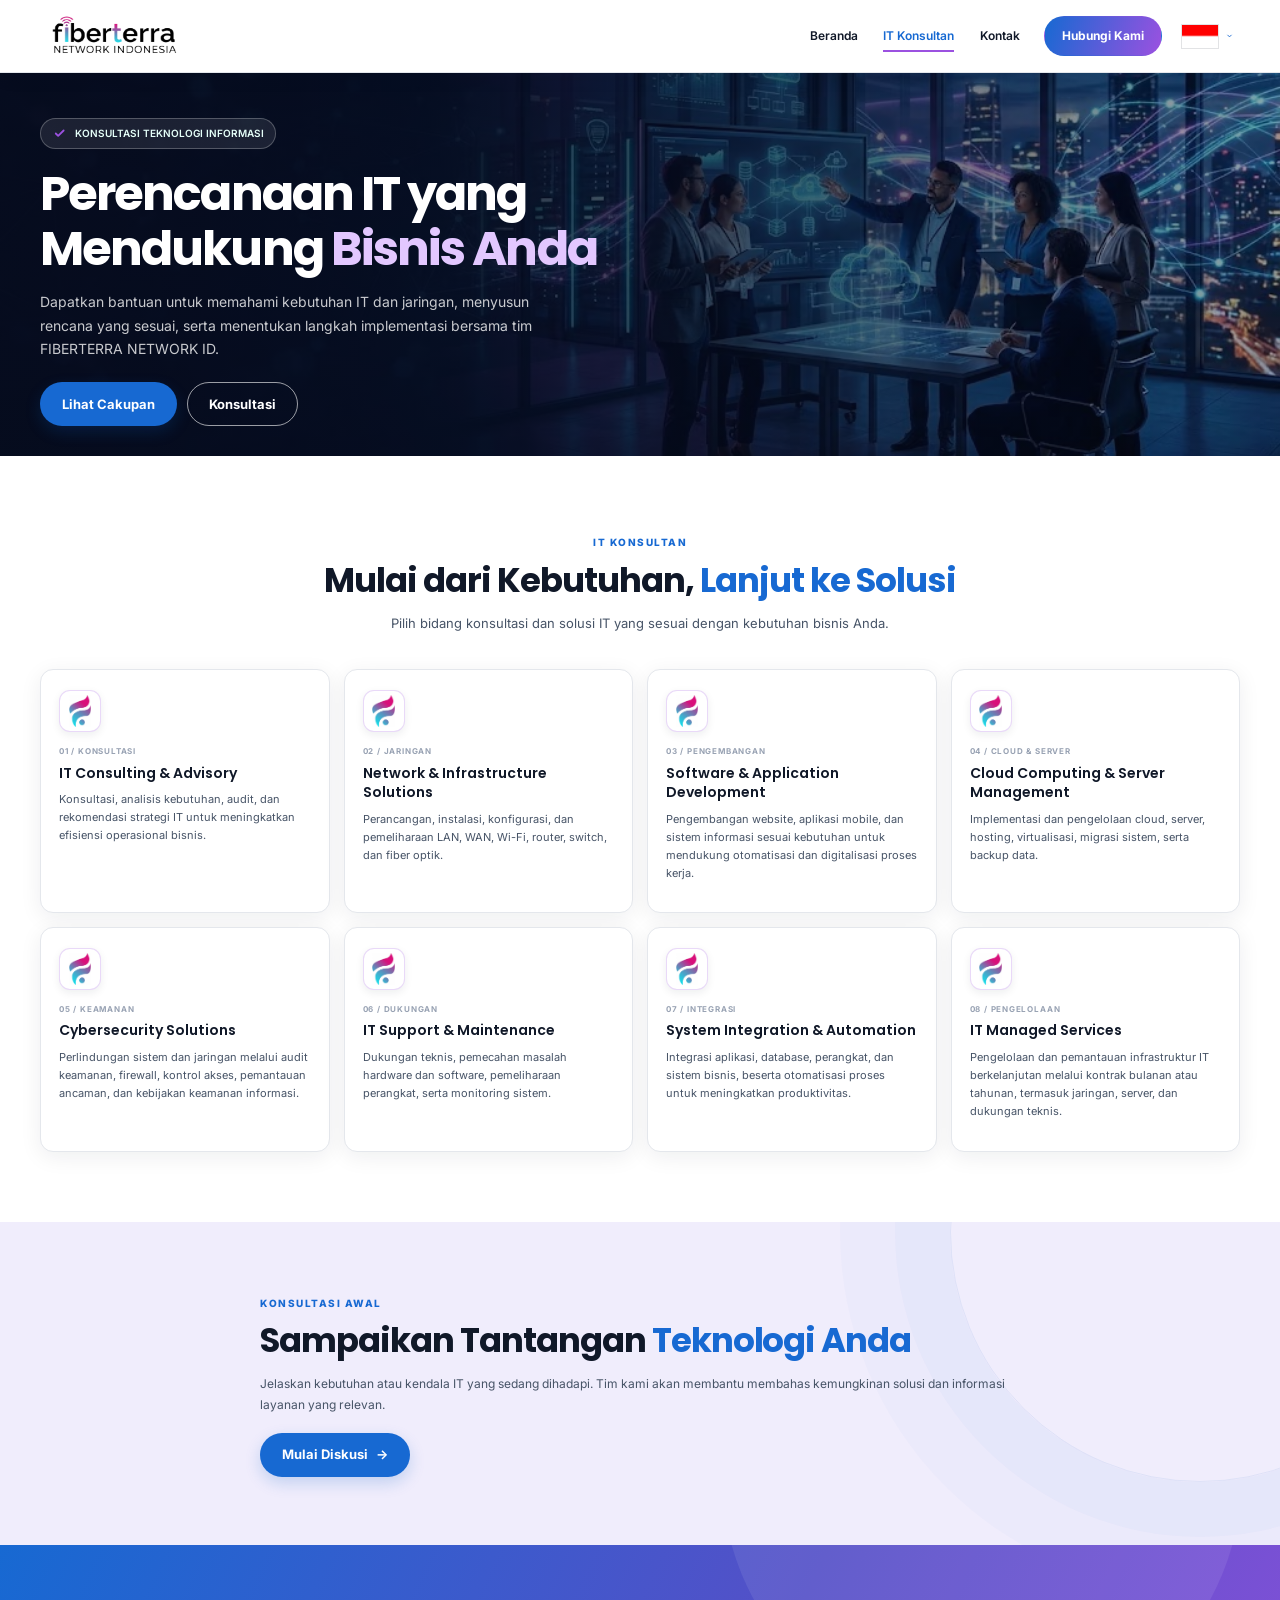
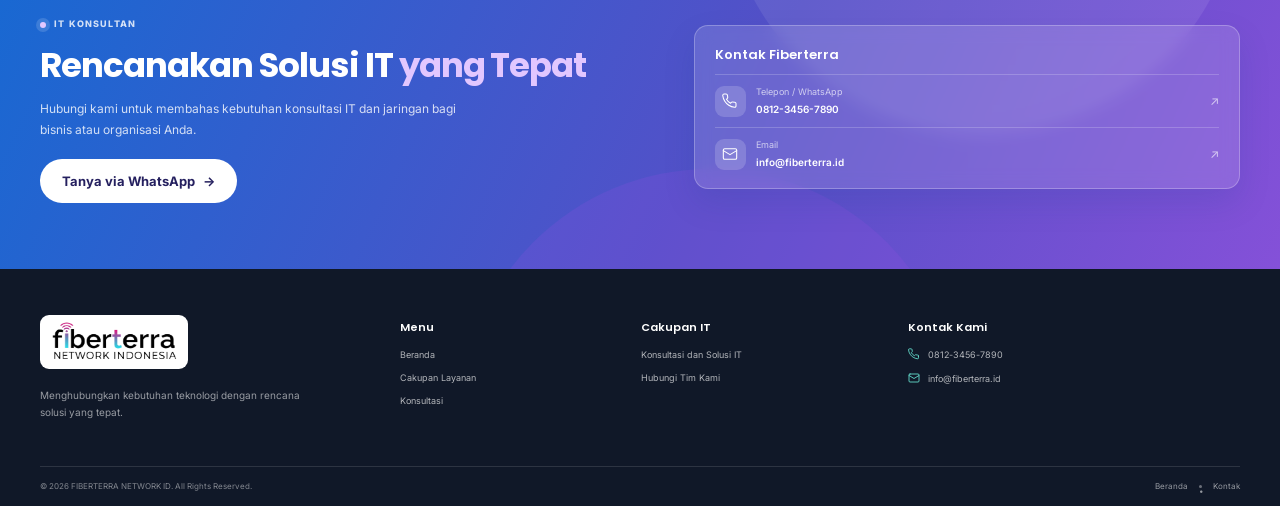
<file: FIBERTERRA-NETWORK-INDONESIA/it-konsultan.html>
<!doctype html>
<html lang="id">
<head>
  <meta charset="utf-8">
  <meta name="viewport" content="width=device-width, initial-scale=1">
  <meta name="theme-color" content="#073D82">
  <meta name="robots" content="index,follow">
  <meta name="description" content="Layanan konsultasi IT dan jaringan dari FIBERTERRA NETWORK ID untuk membantu merencanakan kebutuhan teknologi bisnis Anda.">
  <meta property="og:locale" content="id_ID">
  <meta property="og:type" content="website">
  <meta property="og:site_name" content="FIBERTERRA NETWORK ID">
  <meta property="og:title" content="IT Konsultan | FIBERTERRA NETWORK ID">
  <meta property="og:description" content="Layanan konsultasi IT dan jaringan dari FIBERTERRA NETWORK ID untuk membantu merencanakan kebutuhan teknologi bisnis Anda.">
  <meta property="og:image" content="assets/img/social-preview.jpg">
  <meta property="og:image:alt" content="FIBERTERRA NETWORK ID — konektivitas dan teknologi untuk bisnis Anda">
  <meta property="og:image:type" content="image/jpeg">
  <meta property="og:image:width" content="1200">
  <meta property="og:image:height" content="630">
  <meta name="twitter:card" content="summary_large_image">
  <meta name="twitter:title" content="IT Konsultan | FIBERTERRA NETWORK ID">
  <meta name="twitter:description" content="Layanan konsultasi IT dan jaringan dari FIBERTERRA NETWORK ID untuk membantu merencanakan kebutuhan teknologi bisnis Anda.">
  <meta name="twitter:image" content="assets/img/social-preview.jpg">
  <meta name="twitter:image:alt" content="FIBERTERRA NETWORK ID — konektivitas dan teknologi untuk bisnis Anda">
  <title>IT Konsultan | FIBERTERRA NETWORK ID</title>
  <link rel="preconnect" href="https://fonts.googleapis.com">
  <link rel="preconnect" href="https://fonts.gstatic.com" crossorigin>
  <link href="https://fonts.googleapis.com/css2?family=Inter:wght@400;500;600;700&family=Poppins:wght@600;700;800&display=swap" rel="stylesheet">
  <link rel="stylesheet" href="css/style.css">
  <script src="js/script.js" defer></script>
</head>
<body>
  <a class="skip-link" href="#main-content">Lewati ke konten utama</a>
  <header class="site-header" id="site-header">
    <nav class="navbar container" aria-label="Navigasi utama">
      <a class="brand" href="#beranda" aria-label="Kembali ke atas halaman">
        <span class="brand-logo"><img src="assets/img-no-bg/fni-h1.png" alt="FIBERTERRA NETWORK ID" width="3168" height="1344"></span>
      </a>
      <button class="menu-toggle" type="button" aria-label="Buka menu navigasi" aria-expanded="false" aria-controls="primary-navigation">
        <span></span><span></span><span></span>
      </button>
      <div class="nav-panel" id="primary-navigation">
        <ul class="nav-links">
          <li><a href="index.html">Beranda</a></li>
          <li><a href="#layanan" aria-current="page">IT Konsultan</a></li>
          <li><a href="#kontak">Kontak</a></li>
        </ul>
        <a class="button button-accent nav-cta" href="#kontak">Hubungi Kami</a>
      </div>
      <div class="language-switcher">
      <button class="language-toggle" type="button" aria-label="Pilih bahasa" aria-expanded="false" aria-controls="language-menu">
        <img class="language-flag" src="assets/bendera/indonesia.png" alt="">
        <svg viewBox="0 0 16 16" aria-hidden="true"><path d="m4 6 4 4 4-4"/></svg>
      </button>
      <div class="language-menu" id="language-menu" role="group" aria-label="Pilih bahasa" hidden>
        <button class="language-option" type="button" data-language="id" aria-pressed="true"><img src="assets/bendera/indonesia.png" alt=""><span>Indonesia</span></button>
        <button class="language-option" type="button" data-language="en" aria-pressed="false"><img src="assets/bendera/english.svg" alt=""><span>English</span></button>
        <button class="language-option" type="button" data-language="zh" aria-pressed="false"><img src="assets/bendera/china.svg" alt=""><span>中文</span></button>
        <button class="language-option" type="button" data-language="ar" aria-pressed="false"><img src="assets/bendera/arabia.svg" alt=""><span>العربية</span></button>
            </div>
    </div>
    </nav>
  </header>

  <main id="main-content" tabindex="-1">
    <section class="hero hero--it-konsultan" id="beranda" aria-labelledby="hero-title">
      <div class="hero-backdrop" aria-hidden="true"></div>
      <div class="container hero-content">
        <div class="hero-copy">
          <span class="hero-badge">
            <svg viewBox="0 0 20 20" aria-hidden="true"><path d="m5 10 3.2 3.2L15.5 6"/></svg>
            KONSULTASI TEKNOLOGI INFORMASI
          </span>
          <h1 id="hero-title">Perencanaan IT yang Mendukung <span>Bisnis Anda</span></h1>
          <p class="hero-description">Dapatkan bantuan untuk memahami kebutuhan IT dan jaringan, menyusun rencana yang sesuai, serta menentukan langkah implementasi bersama tim FIBERTERRA NETWORK ID.</p>
          <div class="hero-actions">
            <a class="button button-primary" href="#layanan">Lihat Cakupan</a>
            <a class="button button-outline-light" href="#kontak">Konsultasi</a>
          </div>
        </div>
      </div>
    </section>

    <section class="section services-section" id="layanan" aria-labelledby="services-title">
      <div class="container">
        <div class="section-heading centered reveal">
          <span class="eyebrow">IT KONSULTAN</span>
          <h2 id="services-title">Mulai dari Kebutuhan, <span>Lanjut ke Solusi</span></h2>
          <p>Pilih bidang konsultasi dan solusi IT yang sesuai dengan kebutuhan bisnis Anda.</p>
        </div>
        <div class="services-grid">
          <article class="service-card reveal">
            <div class="service-icon"><img src="assets/img/fni-icon.jpg" alt="" aria-hidden="true"></div>
            <span class="card-index">01 / KONSULTASI</span>
            <h3>IT Consulting &amp; Advisory</h3>
            <p>Konsultasi, analisis kebutuhan, audit, dan rekomendasi strategi IT untuk meningkatkan efisiensi operasional bisnis.</p>
          </article>
          <article class="service-card reveal">
            <div class="service-icon"><img src="assets/img/fni-icon.jpg" alt="" aria-hidden="true"></div>
            <span class="card-index">02 / JARINGAN</span>
            <h3>Network &amp; Infrastructure Solutions</h3>
            <p>Perancangan, instalasi, konfigurasi, dan pemeliharaan LAN, WAN, Wi-Fi, router, switch, dan fiber optik.</p>
          </article>
          <article class="service-card reveal">
            <div class="service-icon"><img src="assets/img/fni-icon.jpg" alt="" aria-hidden="true"></div>
            <span class="card-index">03 / PENGEMBANGAN</span>
            <h3>Software &amp; Application Development</h3>
            <p>Pengembangan website, aplikasi mobile, dan sistem informasi sesuai kebutuhan untuk mendukung otomatisasi dan digitalisasi proses kerja.</p>
          </article>
          <article class="service-card reveal">
            <div class="service-icon"><img src="assets/img/fni-icon.jpg" alt="" aria-hidden="true"></div>
            <span class="card-index">04 / CLOUD &amp; SERVER</span>
            <h3>Cloud Computing &amp; Server Management</h3>
            <p>Implementasi dan pengelolaan cloud, server, hosting, virtualisasi, migrasi sistem, serta backup data.</p>
          </article>
          <article class="service-card reveal">
            <div class="service-icon"><img src="assets/img/fni-icon.jpg" alt="" aria-hidden="true"></div>
            <span class="card-index">05 / KEAMANAN</span>
            <h3>Cybersecurity Solutions</h3>
            <p>Perlindungan sistem dan jaringan melalui audit keamanan, firewall, kontrol akses, pemantauan ancaman, dan kebijakan keamanan informasi.</p>
          </article>
          <article class="service-card reveal">
            <div class="service-icon"><img src="assets/img/fni-icon.jpg" alt="" aria-hidden="true"></div>
            <span class="card-index">06 / DUKUNGAN</span>
            <h3>IT Support &amp; Maintenance</h3>
            <p>Dukungan teknis, pemecahan masalah hardware dan software, pemeliharaan perangkat, serta monitoring sistem.</p>
          </article>
          <article class="service-card reveal">
            <div class="service-icon"><img src="assets/img/fni-icon.jpg" alt="" aria-hidden="true"></div>
            <span class="card-index">07 / INTEGRASI</span>
            <h3>System Integration &amp; Automation</h3>
            <p>Integrasi aplikasi, database, perangkat, dan sistem bisnis, beserta otomatisasi proses untuk meningkatkan produktivitas.</p>
          </article>
          <article class="service-card reveal">
            <div class="service-icon"><img src="assets/img/fni-icon.jpg" alt="" aria-hidden="true"></div>
            <span class="card-index">08 / PENGELOLAAN</span>
            <h3>IT Managed Services</h3>
            <p>Pengelolaan dan pemantauan infrastruktur IT berkelanjutan melalui kontrak bulanan atau tahunan, termasuk jaringan, server, dan dukungan teknis.</p>
          </article>
        </div>
      </div>
    </section>

    <section class="coverage-section" aria-labelledby="coverage-title">
      <div class="coverage-pattern" aria-hidden="true"></div>
      <div class="container coverage-layout">
        <div class="coverage-copy reveal">
          <span class="eyebrow">KONSULTASI AWAL</span>
          <h2 id="coverage-title">Sampaikan Tantangan <span>Teknologi Anda</span></h2>
          <p>Jelaskan kebutuhan atau kendala IT yang sedang dihadapi. Tim kami akan membantu membahas kemungkinan solusi dan informasi layanan yang relevan.</p>
          <a class="button button-primary" href="#kontak">Mulai Diskusi <span aria-hidden="true">→</span></a>
        </div>
      </div>
    </section>

    <section class="contact-section" id="kontak" aria-labelledby="contact-title">
      <div class="contact-glow contact-glow-one" aria-hidden="true"></div>
      <div class="contact-glow contact-glow-two" aria-hidden="true"></div>
      <div class="container contact-layout">
        <div class="contact-copy reveal">
          <span class="contact-eyebrow"><span></span> IT KONSULTAN</span>
          <h2 id="contact-title">Rencanakan Solusi IT <span>yang Tepat</span></h2>
          <p>Hubungi kami untuk membahas kebutuhan konsultasi IT dan jaringan bagi bisnis atau organisasi Anda.</p>
          <a class="button button-white" href="https://wa.me/6281234567890?text=Halo%20FIBERTERRA%20NETWORK%20ID%2C%20saya%20ingin%20bertanya%20tentang%20layanan%20IT%20Konsultan." target="_blank" rel="noopener noreferrer">Tanya via WhatsApp <span aria-hidden="true">→</span></a>
        </div>
        <div class="contact-card reveal">
          <h3>Kontak Fiberterra</h3>
          <a class="contact-row" href="tel:+6281234567890"><span class="contact-icon"><svg viewBox="0 0 24 24" aria-hidden="true"><path d="M21 16.5v3a2 2 0 0 1-2.2 2 19.8 19.8 0 0 1-8.6-3.1 19.5 19.5 0 0 1-6-6A19.8 19.8 0 0 1 1.1 3.8 2 2 0 0 1 3.1 1.6h3a2 2 0 0 1 2 1.7l.5 3.1a2 2 0 0 1-.6 1.7L6.7 9.4a16 16 0 0 0 6 6l1.3-1.3a2 2 0 0 1 1.7-.6l3.1.5a2 2 0 0 1 2.2 2.5Z"/></svg></span><span><small>Telepon / WhatsApp</small><strong>0812-3456-7890</strong></span><span class="contact-arrow" aria-hidden="true">↗</span></a>
          <a class="contact-row" href="mailto:info@fiberterra.id"><span class="contact-icon"><svg viewBox="0 0 24 24" aria-hidden="true"><rect x="2" y="4" width="20" height="16" rx="2"/><path d="m22 7-10 6L2 7"/></svg></span><span><small>Email</small><strong>info@fiberterra.id</strong></span><span class="contact-arrow" aria-hidden="true">↗</span></a>
        </div>
      </div>
    </section>
  </main>

  <footer class="site-footer">
    <div class="container">
      <div class="footer-grid">
        <div class="footer-brand-column">
          <a class="footer-brand" href="index.html" aria-label="FIBERTERRA NETWORK ID — Pilih Layanan"><span class="footer-brand-logo"><img src="assets/img-no-bg/fni-h1.png" alt="FIBERTERRA NETWORK ID" width="3168" height="1344" loading="lazy"></span></a>
          <p>Menghubungkan kebutuhan teknologi dengan rencana solusi yang tepat.</p>
        </div>
        <div class="footer-column">
          <h3>Menu</h3>
          <ul><li><a href="index.html">Beranda</a></li><li><a href="#layanan">Cakupan Layanan</a></li><li><a href="#kontak">Konsultasi</a></li></ul>
        </div>
        <div class="footer-column">
          <h3>Cakupan IT</h3>
          <ul><li><a href="#layanan">Konsultasi dan Solusi IT</a></li><li><a href="#kontak">Hubungi Tim Kami</a></li></ul>
        </div>
        <div class="footer-column footer-contact">
          <h3>Kontak Kami</h3>
          <p><span class="footer-contact-icon"><svg viewBox="0 0 24 24" aria-hidden="true"><path d="M21 16.5v3a2 2 0 0 1-2.2 2 19.8 19.8 0 0 1-8.6-3.1 19.5 19.5 0 0 1-6-6A19.8 19.8 0 0 1 1.1 3.8 2 2 0 0 1 3.1 1.6h3a2 2 0 0 1 2 1.7l.5 3.1a2 2 0 0 1-.6 1.7L6.7 9.4a16 16 0 0 0 6 6l1.3-1.3a2 2 0 0 1 1.7-.6l3.1.5a2 2 0 0 1 2.2 2.5Z"/></svg></span><a href="tel:+6281234567890">0812-3456-7890</a></p>
          <p><span class="footer-contact-icon"><svg viewBox="0 0 24 24" aria-hidden="true"><rect x="2" y="4" width="20" height="16" rx="2"/><path d="m22 7-10 6L2 7"/></svg></span><a href="mailto:info@fiberterra.id">info@fiberterra.id</a></p>
        </div>
      </div>
      <div class="footer-bottom"><p>© 2026 FIBERTERRA NETWORK ID. All Rights Reserved.</p><div><a href="index.html">Beranda</a><span aria-hidden="true">•</span><a href="#kontak">Kontak</a></div></div>
    </div>
  </footer>
</body>
</html>
</file>
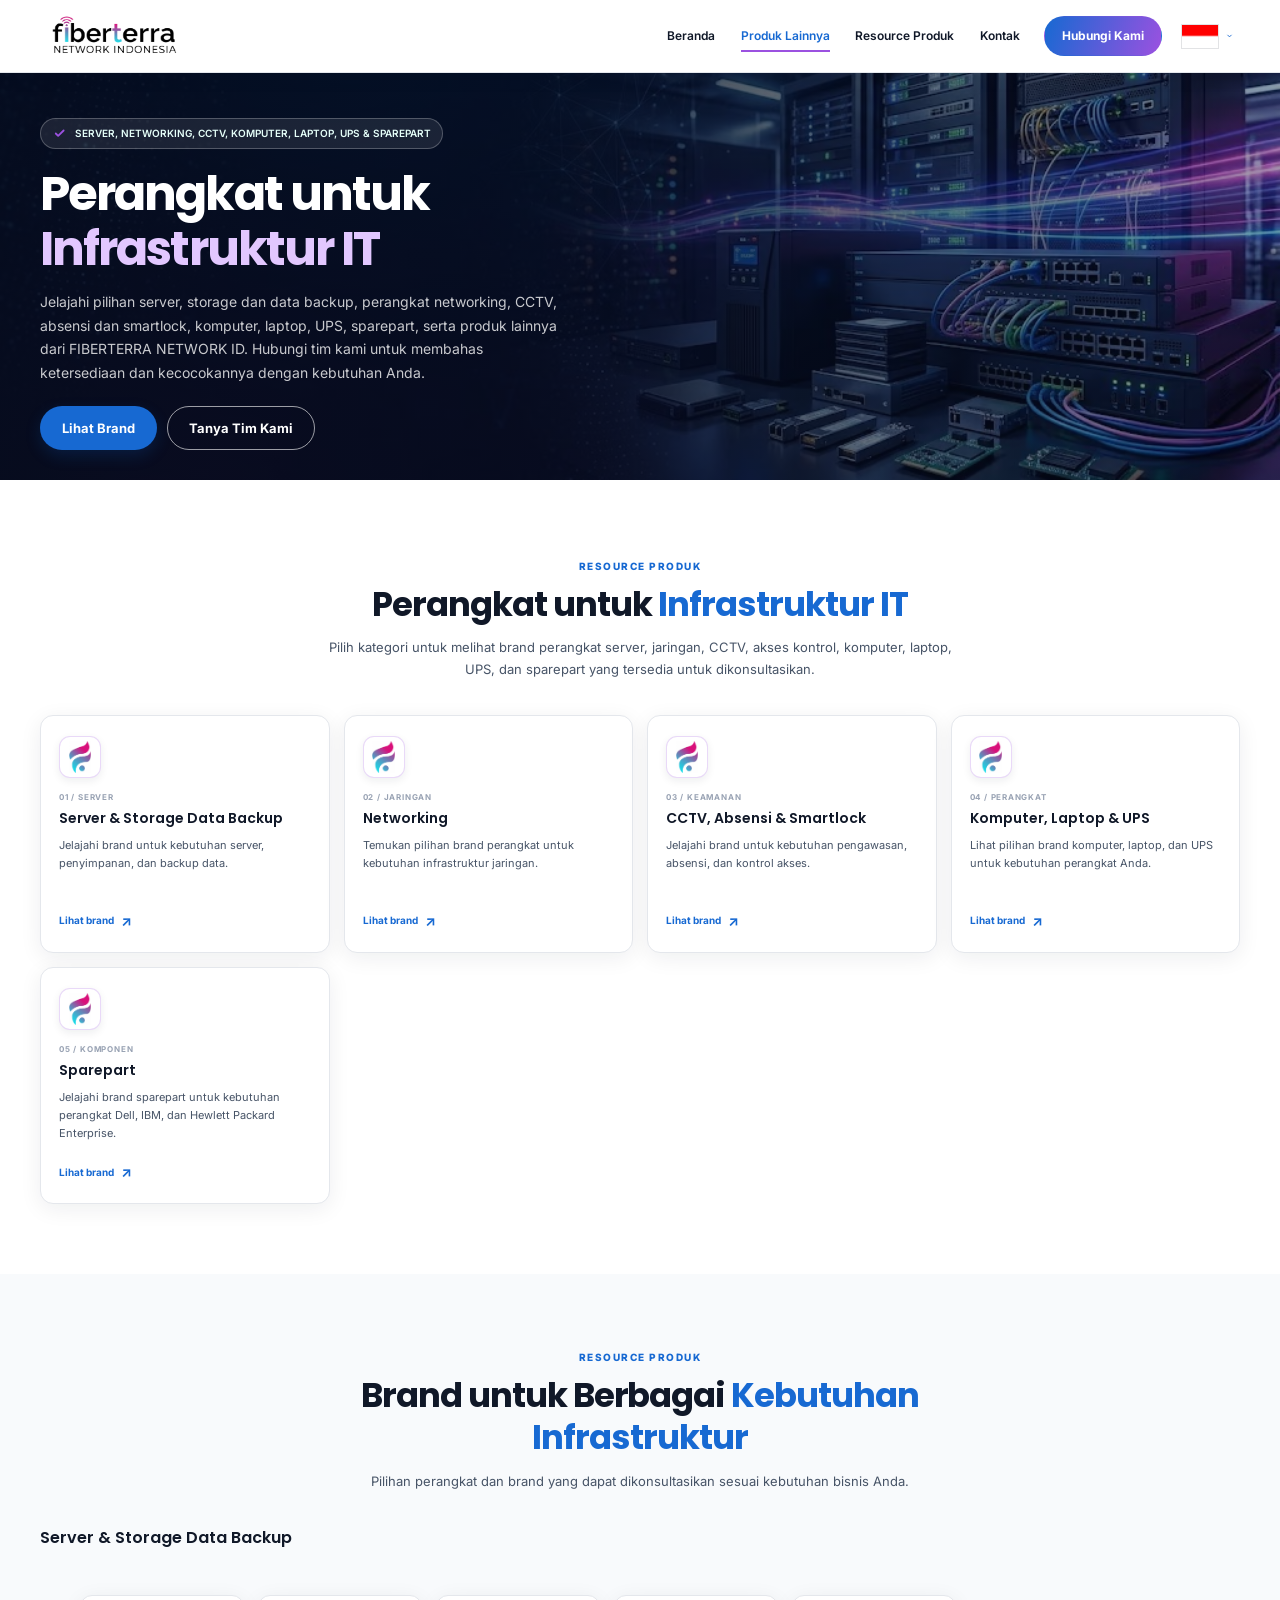
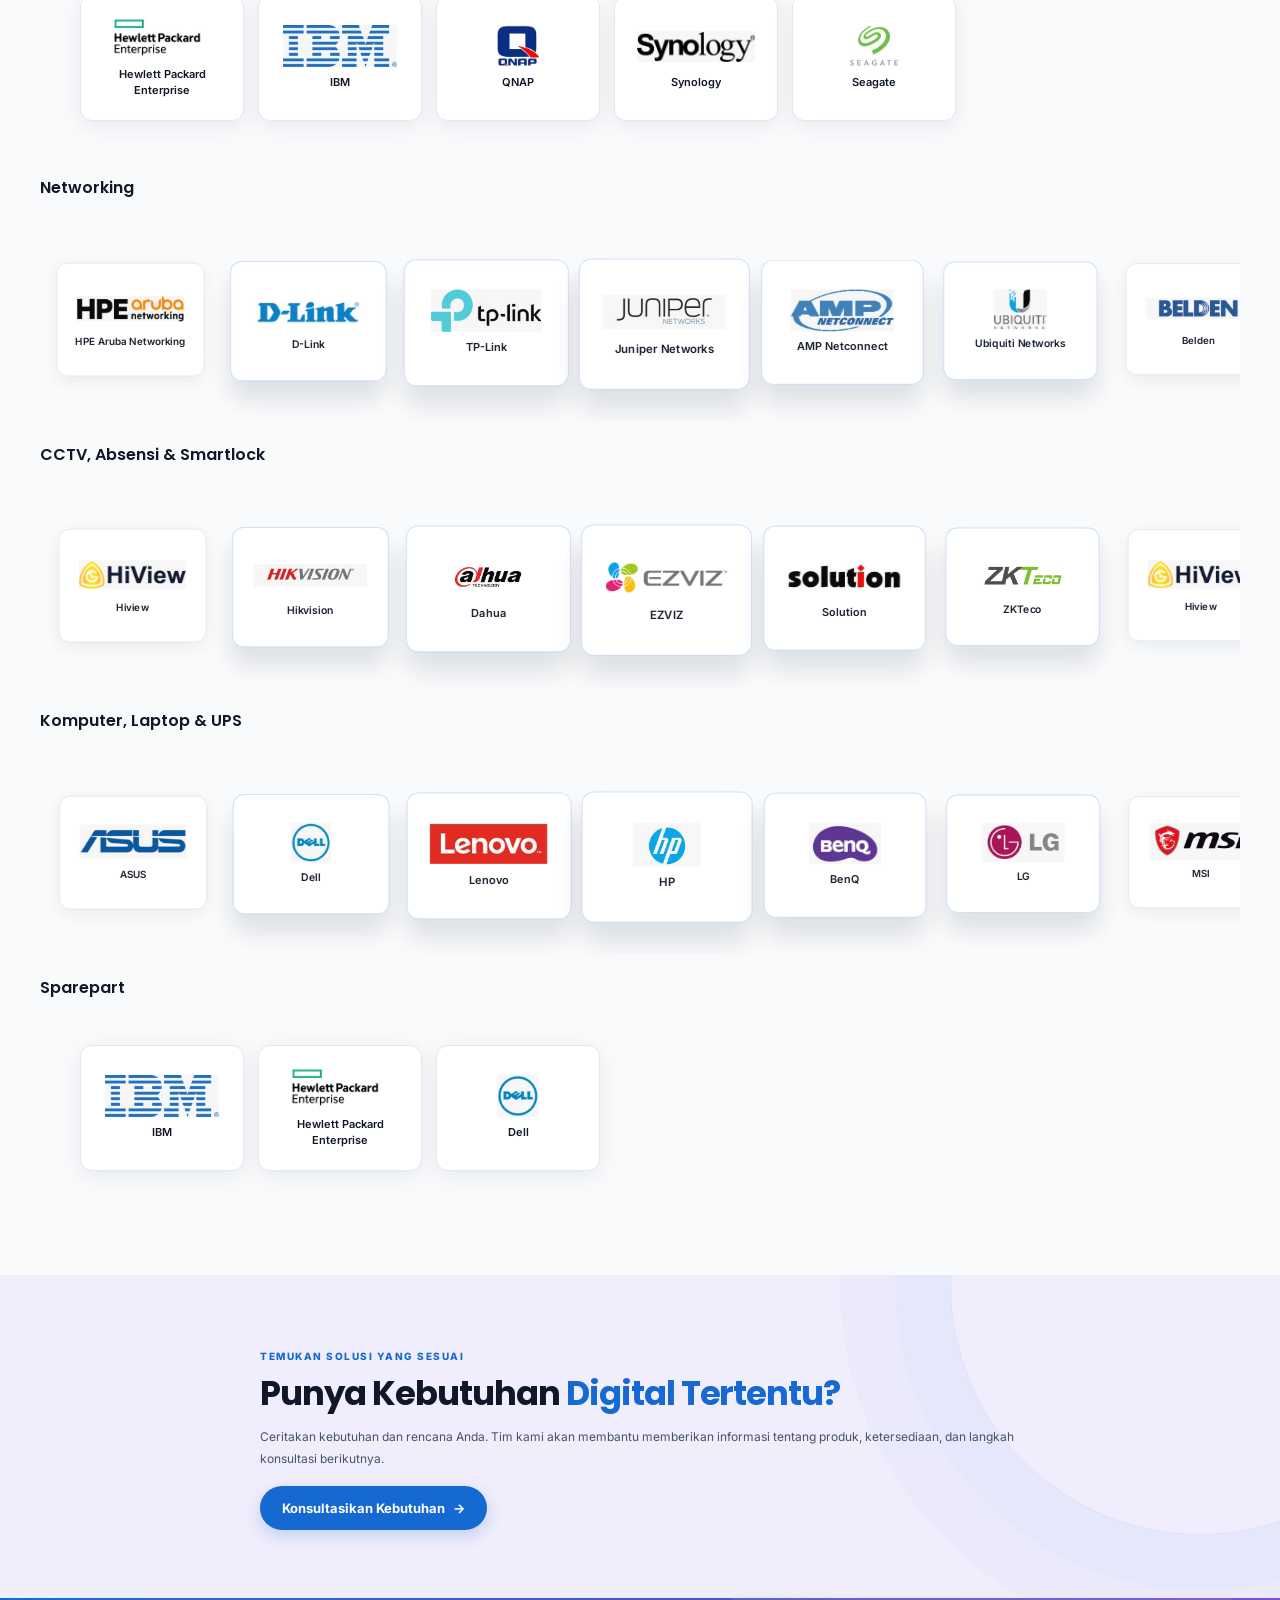
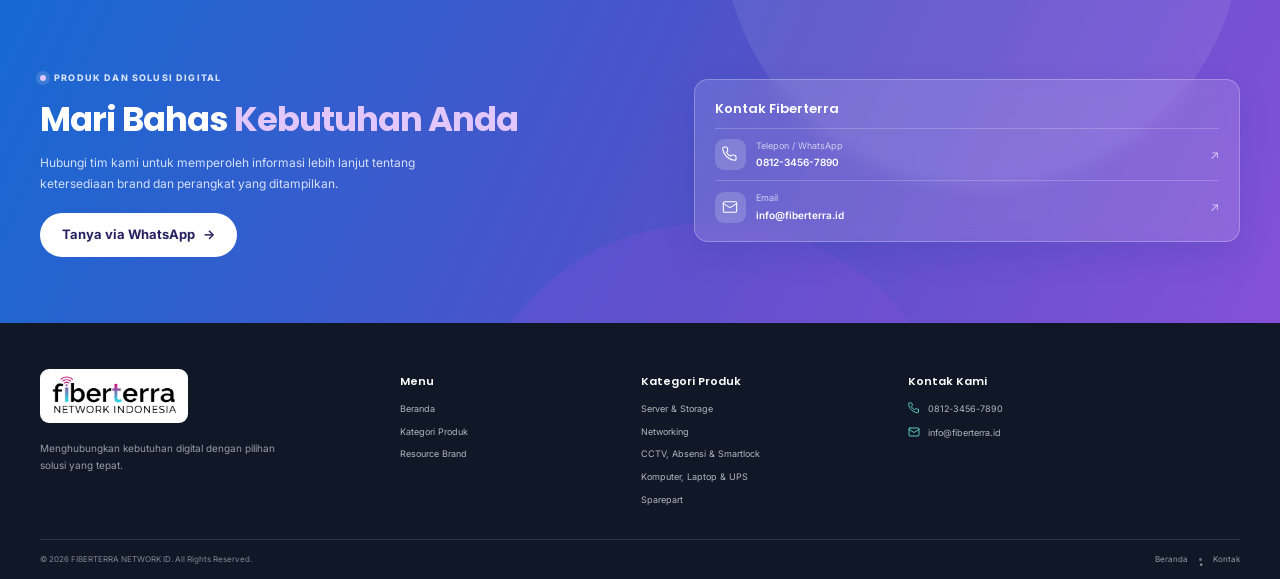
<file: FIBERTERRA-NETWORK-INDONESIA/produk-lainnya.html>
<!doctype html>
<html lang="id">
<head>
  <meta charset="utf-8">
  <meta name="viewport" content="width=device-width, initial-scale=1">
  <meta name="theme-color" content="#073D82">
  <meta name="robots" content="index,follow">
  <meta name="description" content="Server, storage &amp; backup, networking, CCTV, smartlock, komputer, laptop, UPS, dan sparepart untuk kebutuhan infrastruktur IT Anda.">
  <meta property="og:locale" content="id_ID">
  <meta property="og:type" content="website">
  <meta property="og:site_name" content="FIBERTERRA NETWORK ID">
  <meta property="og:title" content="Produk Lainnya | FIBERTERRA NETWORK ID">
  <meta property="og:description" content="Server, storage &amp; backup, networking, CCTV, smartlock, komputer, laptop, UPS, dan sparepart untuk kebutuhan infrastruktur IT Anda.">
  <meta property="og:image" content="assets/img/social-preview.jpg">
  <meta property="og:image:alt" content="FIBERTERRA NETWORK ID — konektivitas dan teknologi untuk bisnis Anda">
  <meta property="og:image:type" content="image/jpeg">
  <meta property="og:image:width" content="1200">
  <meta property="og:image:height" content="630">
  <meta name="twitter:card" content="summary_large_image">
  <meta name="twitter:title" content="Produk Lainnya | FIBERTERRA NETWORK ID">
  <meta name="twitter:description" content="Server, storage &amp; backup, networking, CCTV, smartlock, komputer, laptop, UPS, dan sparepart untuk kebutuhan infrastruktur IT Anda.">
  <meta name="twitter:image" content="assets/img/social-preview.jpg">
  <meta name="twitter:image:alt" content="FIBERTERRA NETWORK ID — konektivitas dan teknologi untuk bisnis Anda">
  <title>Produk Lainnya | FIBERTERRA NETWORK ID</title>
  <link rel="preconnect" href="https://fonts.googleapis.com">
  <link rel="preconnect" href="https://fonts.gstatic.com" crossorigin>
  <link href="https://fonts.googleapis.com/css2?family=Inter:wght@400;500;600;700&family=Poppins:wght@600;700;800&display=swap" rel="stylesheet">
  <link rel="stylesheet" href="css/style.css">
  <script src="js/script.js" defer></script>
</head>
<body>
  <a class="skip-link" href="#main-content">Lewati ke konten utama</a>
  <header class="site-header" id="site-header">
    <nav class="navbar container" aria-label="Navigasi utama">
      <a class="brand" href="#beranda" aria-label="Kembali ke atas halaman">
        <span class="brand-logo"><img src="assets/img-no-bg/fni-h1.png" alt="FIBERTERRA NETWORK ID" width="3168" height="1344"></span>
      </a>
      <button class="menu-toggle" type="button" aria-label="Buka menu navigasi" aria-expanded="false" aria-controls="primary-navigation">
        <span></span><span></span><span></span>
      </button>
      <div class="nav-panel" id="primary-navigation">
        <ul class="nav-links">
          <li><a href="index.html">Beranda</a></li>
          <li><a href="#layanan" aria-current="page">Produk Lainnya</a></li>
          <li><a href="#resource">Resource Produk</a></li>
          <li><a href="#kontak">Kontak</a></li>
        </ul>
        <a class="button button-accent nav-cta" href="#kontak">Hubungi Kami</a>
      </div>
      <div class="language-switcher">
      <button class="language-toggle" type="button" aria-label="Pilih bahasa" aria-expanded="false" aria-controls="language-menu">
        <img class="language-flag" src="assets/bendera/indonesia.png" alt="">
        <svg viewBox="0 0 16 16" aria-hidden="true"><path d="m4 6 4 4 4-4"/></svg>
      </button>
      <div class="language-menu" id="language-menu" role="group" aria-label="Pilih bahasa" hidden>
        <button class="language-option" type="button" data-language="id" aria-pressed="true"><img src="assets/bendera/indonesia.png" alt=""><span>Indonesia</span></button>
        <button class="language-option" type="button" data-language="en" aria-pressed="false"><img src="assets/bendera/english.svg" alt=""><span>English</span></button>
        <button class="language-option" type="button" data-language="zh" aria-pressed="false"><img src="assets/bendera/china.svg" alt=""><span>中文</span></button>
        <button class="language-option" type="button" data-language="ar" aria-pressed="false"><img src="assets/bendera/arabia.svg" alt=""><span>العربية</span></button>
            </div>
    </div>
    </nav>
  </header>

  <main id="main-content" tabindex="-1">
    <section class="hero hero--produk-lainnya" id="beranda" aria-labelledby="hero-title">
      <div class="hero-backdrop" aria-hidden="true"></div>
      <div class="container hero-content">
        <div class="hero-copy">
          <span class="hero-badge">
            <svg viewBox="0 0 20 20" aria-hidden="true"><path d="m5 10 3.2 3.2L15.5 6"/></svg>
            SERVER, NETWORKING, CCTV, KOMPUTER, LAPTOP, UPS &amp; SPAREPART
          </span>
          <h1 id="hero-title">Perangkat untuk <span>Infrastruktur IT</span></h1>
          <p class="hero-description">Jelajahi pilihan server, storage dan data backup, perangkat networking, CCTV, absensi dan smartlock, komputer, laptop, UPS, sparepart, serta produk lainnya dari FIBERTERRA NETWORK ID. Hubungi tim kami untuk membahas ketersediaan dan kecocokannya dengan kebutuhan Anda.</p>
          <div class="hero-actions">
            <a class="button button-primary" href="#resource">Lihat Brand</a>
            <a class="button button-outline-light" href="#kontak">Tanya Tim Kami</a>
          </div>
        </div>
      </div>
    </section>

    <section class="section services-section" id="layanan" aria-labelledby="services-title">
      <div class="container">
        <div class="section-heading centered reveal">
          <span class="eyebrow">RESOURCE PRODUK</span>
          <h2 id="services-title">Perangkat untuk <span>Infrastruktur IT</span></h2>
          <p>Pilih kategori untuk melihat brand perangkat server, jaringan, CCTV, akses kontrol, komputer, laptop, UPS, dan sparepart yang tersedia untuk dikonsultasikan.</p>
        </div>
        <div class="services-grid">
          <article class="service-card reveal">
            <div class="service-icon"><img src="assets/img/fni-icon.jpg" alt="" aria-hidden="true"></div>
            <span class="card-index">01 / SERVER</span>
            <h3>Server &amp; Storage Data Backup</h3>
            <p>Jelajahi brand untuk kebutuhan server, penyimpanan, dan backup data.</p>
            <a class="text-link" href="#backup-title">Lihat brand <span aria-hidden="true">↗</span></a>
          </article>
          <article class="service-card reveal">
            <div class="service-icon"><img src="assets/img/fni-icon.jpg" alt="" aria-hidden="true"></div>
            <span class="card-index">02 / JARINGAN</span>
            <h3>Networking</h3>
            <p>Temukan pilihan brand perangkat untuk kebutuhan infrastruktur jaringan.</p>
            <a class="text-link" href="#networking-title">Lihat brand <span aria-hidden="true">↗</span></a>
          </article>
          <article class="service-card reveal">
            <div class="service-icon"><img src="assets/img/fni-icon.jpg" alt="" aria-hidden="true"></div>
            <span class="card-index">03 / KEAMANAN</span>
            <h3>CCTV, Absensi &amp; Smartlock</h3>
            <p>Jelajahi brand untuk kebutuhan pengawasan, absensi, dan kontrol akses.</p>
            <a class="text-link" href="#security-title">Lihat brand <span aria-hidden="true">↗</span></a>
          </article>
          <article class="service-card reveal">
            <div class="service-icon"><img src="assets/img/fni-icon.jpg" alt="" aria-hidden="true"></div>
            <span class="card-index">04 / PERANGKAT</span>
            <h3>Komputer, Laptop &amp; UPS</h3>
            <p>Lihat pilihan brand komputer, laptop, dan UPS untuk kebutuhan perangkat Anda.</p>
            <a class="text-link" href="#computer-ups-title">Lihat brand <span aria-hidden="true">↗</span></a>
          </article>
          <article class="service-card reveal">
            <div class="service-icon"><img src="assets/img/fni-icon.jpg" alt="" aria-hidden="true"></div>
            <span class="card-index">05 / KOMPONEN</span>
            <h3>Sparepart</h3>
            <p>Jelajahi brand sparepart untuk kebutuhan perangkat Dell, IBM, dan Hewlett Packard Enterprise.</p>
            <a class="text-link" href="#sparepart-title">Lihat brand <span aria-hidden="true">↗</span></a>
          </article>
        </div>
      </div>
    </section>

    <section class="section product-resources-section" id="resource" aria-labelledby="resources-title">
      <div class="container">
        <div class="section-heading centered reveal">
          <span class="eyebrow">RESOURCE PRODUK</span>
          <h2 id="resources-title">Brand untuk Berbagai <span>Kebutuhan Infrastruktur</span></h2>
          <p>Pilihan perangkat dan brand yang dapat dikonsultasikan sesuai kebutuhan bisnis Anda.</p>
        </div>
        <div class="product-resource-groups">
          <section class="product-resource-group reveal" aria-labelledby="backup-title">
            <h3 id="backup-title">Server &amp; Storage Data Backup</h3>
            <ul class="product-resource-list">
              <li class="product-resource-card"><img src="assets/hardware/hpe.jpeg" alt="" aria-hidden="true" loading="lazy"><span>Hewlett Packard Enterprise</span></li>
              <li class="product-resource-card"><img src="assets/hardware/ibm.jpeg" alt="" aria-hidden="true" loading="lazy"><span>IBM</span></li>
              <li class="product-resource-card"><img src="assets/hardware/qnap.jpeg" alt="" aria-hidden="true" loading="lazy"><span>QNAP</span></li>
              <li class="product-resource-card"><img src="assets/hardware/synology.jpeg" alt="" aria-hidden="true" loading="lazy"><span>Synology</span></li>
              <li class="product-resource-card"><img src="assets/hardware/seagate.jpeg" alt="" aria-hidden="true" loading="lazy"><span>Seagate</span></li>
            </ul>
          </section>
          <section class="product-resource-group reveal" aria-labelledby="networking-title">
            <h3 id="networking-title">Networking</h3>
            <ul class="product-resource-list">
              <li class="product-resource-card"><img src="assets/hardware/hpearuba.jpeg" alt="" aria-hidden="true" loading="lazy"><span>HPE Aruba Networking</span></li>
              <li class="product-resource-card"><img src="assets/hardware/dlink.jpeg" alt="" aria-hidden="true" loading="lazy"><span>D-Link</span></li>
              <li class="product-resource-card"><img src="assets/hardware/tp-link.jpeg" alt="" aria-hidden="true" loading="lazy"><span>TP-Link</span></li>
              <li class="product-resource-card"><img src="assets/hardware/juniper.jpeg" alt="" aria-hidden="true" loading="lazy"><span>Juniper Networks</span></li>
              <li class="product-resource-card"><img src="assets/hardware/ampnetconnect.jpeg" alt="" aria-hidden="true" loading="lazy"><span>AMP Netconnect</span></li>
              <li class="product-resource-card"><img src="assets/hardware/ubiquiti.jpeg" alt="" aria-hidden="true" loading="lazy"><span>Ubiquiti Networks</span></li>
              <li class="product-resource-card"><img src="assets/hardware/belden.jpeg" alt="" aria-hidden="true" loading="lazy"><span>Belden</span></li>
              <li class="product-resource-card"><img src="assets/hardware/mikrotik.jpeg" alt="" aria-hidden="true" loading="lazy"><span>MikroTik</span></li>
              <li class="product-resource-card"><img src="assets/hardware/commscope.jpeg" alt="" aria-hidden="true" loading="lazy"><span>CommScope</span></li>
              <li class="product-resource-card"><img src="assets/hardware/linksys.jpeg" alt="" aria-hidden="true" loading="lazy"><span>Linksys</span></li>
              <li class="product-resource-card"><img src="assets/hardware/ruijie.jpeg" alt="" aria-hidden="true" loading="lazy"><span>Ruijie</span></li>
              <li class="product-resource-card"><img src="assets/hardware/cisco.jpeg" alt="" aria-hidden="true" loading="lazy"><span>Cisco</span></li>
              <li class="product-resource-card"><img src="assets/hardware/indorack.jpeg" alt="" aria-hidden="true" loading="lazy"><span>Indorack</span></li>
              <li class="product-resource-card"><img src="assets/hardware/panduit.jpeg" alt="" aria-hidden="true" loading="lazy"><span>Panduit</span></li>
              <li class="product-resource-card"><img src="assets/hardware/fortinet.jpeg" alt="" aria-hidden="true" loading="lazy"><span>Fortinet</span></li>
            </ul>
          </section>
          <section class="product-resource-group reveal" aria-labelledby="security-title">
            <h3 id="security-title">CCTV, Absensi &amp; Smartlock</h3>
            <ul class="product-resource-list">
              <li class="product-resource-card"><img src="assets/hardware/hiview.jpeg" alt="" aria-hidden="true" loading="lazy"><span>Hiview</span></li>
              <li class="product-resource-card"><img src="assets/hardware/hikvision.jpeg" alt="" aria-hidden="true" loading="lazy"><span>Hikvision</span></li>
              <li class="product-resource-card"><img src="assets/hardware/dahua.jpeg" alt="" aria-hidden="true" loading="lazy"><span>Dahua</span></li>
              <li class="product-resource-card"><img src="assets/hardware/ezviz.jpeg" alt="" aria-hidden="true" loading="lazy"><span>EZVIZ</span></li>
              <li class="product-resource-card"><img src="assets/hardware/solution.jpeg" alt="" aria-hidden="true" loading="lazy"><span>Solution</span></li>
              <li class="product-resource-card"><img src="assets/hardware/zkteco.jpeg" alt="" aria-hidden="true" loading="lazy"><span>ZKTeco</span></li>
            </ul>
          </section>
          <section class="product-resource-group reveal" aria-labelledby="computer-ups-title">
            <h3 id="computer-ups-title">Komputer, Laptop &amp; UPS</h3>
            <ul class="product-resource-list">
              <li class="product-resource-card"><img src="assets/hardware/asus.jpeg" alt="" aria-hidden="true" loading="lazy"><span>ASUS</span></li>
              <li class="product-resource-card"><img src="assets/hardware/dell.jpeg" alt="" aria-hidden="true" loading="lazy"><span>Dell</span></li>
              <li class="product-resource-card"><img src="assets/hardware/lenovo.jpeg" alt="" aria-hidden="true" loading="lazy"><span>Lenovo</span></li>
              <li class="product-resource-card"><img src="assets/hardware/hp.jpeg" alt="" aria-hidden="true" loading="lazy"><span>HP</span></li>
              <li class="product-resource-card"><img src="assets/hardware/benq.jpeg" alt="" aria-hidden="true" loading="lazy"><span>BenQ</span></li>
              <li class="product-resource-card"><img src="assets/hardware/lg.jpeg" alt="" aria-hidden="true" loading="lazy"><span>LG</span></li>
              <li class="product-resource-card"><img src="assets/hardware/msi.jpeg" alt="" aria-hidden="true" loading="lazy"><span>MSI</span></li>
              <li class="product-resource-card"><img src="assets/hardware/panasonic.jpeg" alt="" aria-hidden="true" loading="lazy"><span>Panasonic</span></li>
              <li class="product-resource-card"><img src="assets/hardware/samsung.jpeg" alt="" aria-hidden="true" loading="lazy"><span>Samsung</span></li>
              <li class="product-resource-card"><img src="assets/hardware/sharp.jpeg" alt="" aria-hidden="true" loading="lazy"><span>Sharp</span></li>
              <li class="product-resource-card"><img src="assets/hardware/toshiba.jpeg" alt="" aria-hidden="true" loading="lazy"><span>Toshiba</span></li>
              <li class="product-resource-card"><img src="assets/hardware/acer.jpeg" alt="" aria-hidden="true" loading="lazy"><span>Acer</span></li>
              <li class="product-resource-card"><img src="assets/hardware/zyrex.jpeg" alt="" aria-hidden="true" loading="lazy"><span>Zyrex</span></li>
              <li class="product-resource-card"><img src="assets/hardware/xiaomi.jpeg" alt="" aria-hidden="true" loading="lazy"><span>Xiaomi</span></li>
              <li class="product-resource-card"><img src="assets/hardware/apple.jpeg" alt="" aria-hidden="true" loading="lazy"><span>Apple</span></li>
              <li class="product-resource-card"><img src="assets/hardware/sony.jpeg" alt="" aria-hidden="true" loading="lazy"><span>Sony</span></li>
              <li class="product-resource-card"><img src="assets/hardware/microsoft.jpeg" alt="" aria-hidden="true" loading="lazy"><span>Microsoft</span></li>
              <li class="product-resource-card"><img src="assets/hardware/vaio.jpeg" alt="" aria-hidden="true" loading="lazy"><span>VAIO</span></li>
              <li class="product-resource-card"><img src="assets/hardware/advan.jpeg" alt="" aria-hidden="true" loading="lazy"><span>Advan</span></li>
              <li class="product-resource-card"><img src="assets/hardware/infinix.jpeg" alt="" aria-hidden="true" loading="lazy"><span>Infinix</span></li>
              <li class="product-resource-card"><img src="assets/hardware/gigabyte.jpeg" alt="" aria-hidden="true" loading="lazy"><span>Gigabyte</span></li>
              <li class="product-resource-card"><img src="assets/hardware/huawei.jpeg" alt="" aria-hidden="true" loading="lazy"><span>Huawei</span></li>
              <li class="product-resource-card"><img src="assets/hardware/apc.jpeg" alt="" aria-hidden="true" loading="lazy"><span>APC</span></li>
              <li class="product-resource-card"><img src="assets/hardware/ica.jpeg" alt="" aria-hidden="true" loading="lazy"><span>ICA</span></li>
              <li class="product-resource-card"><img src="assets/hardware/vertiv.jpeg" alt="" aria-hidden="true" loading="lazy"><span>Vertiv</span></li>
            </ul>
          </section>
          <section class="product-resource-group reveal" aria-labelledby="sparepart-title">
            <h3 id="sparepart-title">Sparepart</h3>
            <ul class="product-resource-list">
              <li class="product-resource-card"><img src="assets/hardware/ibm.jpeg" alt="" aria-hidden="true" loading="lazy"><span>IBM</span></li>
              <li class="product-resource-card"><img src="assets/hardware/hpe.jpeg" alt="" aria-hidden="true" loading="lazy"><span>Hewlett Packard Enterprise</span></li>
              <li class="product-resource-card"><img src="assets/hardware/dell.jpeg" alt="" aria-hidden="true" loading="lazy"><span>Dell</span></li>
            </ul>
          </section>
        </div>
      </div>
    </section>

    <section class="coverage-section" aria-labelledby="coverage-title">
      <div class="coverage-pattern" aria-hidden="true"></div>
      <div class="container coverage-layout">
        <div class="coverage-copy reveal">
          <span class="eyebrow">TEMUKAN SOLUSI YANG SESUAI</span>
          <h2 id="coverage-title">Punya Kebutuhan <span>Digital Tertentu?</span></h2>
          <p>Ceritakan kebutuhan dan rencana Anda. Tim kami akan membantu memberikan informasi tentang produk, ketersediaan, dan langkah konsultasi berikutnya.</p>
          <a class="button button-primary" href="#kontak">Konsultasikan Kebutuhan <span aria-hidden="true">→</span></a>
        </div>
      </div>
    </section>

    <section class="contact-section" id="kontak" aria-labelledby="contact-title">
      <div class="contact-glow contact-glow-one" aria-hidden="true"></div>
      <div class="contact-glow contact-glow-two" aria-hidden="true"></div>
      <div class="container contact-layout">
        <div class="contact-copy reveal">
          <span class="contact-eyebrow"><span></span> PRODUK DAN SOLUSI DIGITAL</span>
          <h2 id="contact-title">Mari Bahas <span>Kebutuhan Anda</span></h2>
          <p>Hubungi tim kami untuk memperoleh informasi lebih lanjut tentang ketersediaan brand dan perangkat yang ditampilkan.</p>
          <a class="button button-white" href="https://wa.me/6281234567890?text=Halo%20FIBERTERRA%20NETWORK%20ID%2C%20saya%20ingin%20bertanya%20tentang%20produk%20dan%20solusi%20digital." target="_blank" rel="noopener noreferrer">Tanya via WhatsApp <span aria-hidden="true">→</span></a>
        </div>
        <div class="contact-card reveal">
          <h3>Kontak Fiberterra</h3>
          <a class="contact-row" href="tel:+6281234567890"><span class="contact-icon"><svg viewBox="0 0 24 24" aria-hidden="true"><path d="M21 16.5v3a2 2 0 0 1-2.2 2 19.8 19.8 0 0 1-8.6-3.1 19.5 19.5 0 0 1-6-6A19.8 19.8 0 0 1 1.1 3.8 2 2 0 0 1 3.1 1.6h3a2 2 0 0 1 2 1.7l.5 3.1a2 2 0 0 1-.6 1.7L6.7 9.4a16 16 0 0 0 6 6l1.3-1.3a2 2 0 0 1 1.7-.6l3.1.5a2 2 0 0 1 2.2 2.5Z"/></svg></span><span><small>Telepon / WhatsApp</small><strong>0812-3456-7890</strong></span><span class="contact-arrow" aria-hidden="true">↗</span></a>
          <a class="contact-row" href="mailto:info@fiberterra.id"><span class="contact-icon"><svg viewBox="0 0 24 24" aria-hidden="true"><rect x="2" y="4" width="20" height="16" rx="2"/><path d="m22 7-10 6L2 7"/></svg></span><span><small>Email</small><strong>info@fiberterra.id</strong></span><span class="contact-arrow" aria-hidden="true">↗</span></a>
        </div>
      </div>
    </section>
  </main>

  <footer class="site-footer">
    <div class="container">
      <div class="footer-grid">
        <div class="footer-brand-column">
          <a class="footer-brand" href="index.html" aria-label="FIBERTERRA NETWORK ID — Pilih Layanan"><span class="footer-brand-logo"><img src="assets/img-no-bg/fni-h1.png" alt="FIBERTERRA NETWORK ID" width="3168" height="1344" loading="lazy"></span></a>
          <p>Menghubungkan kebutuhan digital dengan pilihan solusi yang tepat.</p>
        </div>
        <div class="footer-column">
          <h3>Menu</h3>
          <ul><li><a href="index.html">Beranda</a></li><li><a href="#layanan">Kategori Produk</a></li><li><a href="#resource">Resource Brand</a></li></ul>
        </div>
        <div class="footer-column">
          <h3>Kategori Produk</h3>
          <ul><li><a href="#backup-title">Server &amp; Storage</a></li><li><a href="#networking-title">Networking</a></li><li><a href="#security-title">CCTV, Absensi &amp; Smartlock</a></li><li><a href="#computer-ups-title">Komputer, Laptop &amp; UPS</a></li><li><a href="#sparepart-title">Sparepart</a></li></ul>
        </div>
        <div class="footer-column footer-contact">
          <h3>Kontak Kami</h3>
          <p><span class="footer-contact-icon"><svg viewBox="0 0 24 24" aria-hidden="true"><path d="M21 16.5v3a2 2 0 0 1-2.2 2 19.8 19.8 0 0 1-8.6-3.1 19.5 19.5 0 0 1-6-6A19.8 19.8 0 0 1 1.1 3.8 2 2 0 0 1 3.1 1.6h3a2 2 0 0 1 2 1.7l.5 3.1a2 2 0 0 1-.6 1.7L6.7 9.4a16 16 0 0 0 6 6l1.3-1.3a2 2 0 0 1 1.7-.6l3.1.5a2 2 0 0 1 2.2 2.5Z"/></svg></span><a href="tel:+6281234567890">0812-3456-7890</a></p>
          <p><span class="footer-contact-icon"><svg viewBox="0 0 24 24" aria-hidden="true"><rect x="2" y="4" width="20" height="16" rx="2"/><path d="m22 7-10 6L2 7"/></svg></span><a href="mailto:info@fiberterra.id">info@fiberterra.id</a></p>
        </div>
      </div>
      <div class="footer-bottom"><p>© 2026 FIBERTERRA NETWORK ID. All Rights Reserved.</p><div><a href="index.html">Beranda</a><span aria-hidden="true">•</span><a href="#kontak">Kontak</a></div></div>
    </div>
  </footer>
</body>
</html>
</file>
<file: css/style.css>
:root {
  --color-primary: #1769D2;
  --color-primary-dark: #25205F;
  --color-primary-light: #F0EDFC;
  --color-accent: #9B51E0;
  --color-dark: #101828;
  --color-text: #475467;
  --color-light: #FFFFFF;
  --color-border: #E4E7EC;
  --font-heading: "Poppins", sans-serif;
  --font-body: "Inter", sans-serif;
  --container-width: 1200px;
  --shadow-card: 0 5px 22px rgba(16, 24, 40, .07);
}

*, *::before, *::after { box-sizing: border-box; }
html { scroll-behavior: smooth; scroll-padding-top: 80px; }
body { margin: 0; color: var(--color-text); background: #fff; font: 15px/1.65 var(--font-body); -webkit-font-smoothing: antialiased; }
body.menu-open { overflow: hidden; }
img { display: block; width: auto; max-width: 100%; height: auto; }
a { color: inherit; text-decoration: none; }
button { font: inherit; }
h1, h2, h3, p { margin-top: 0; }
::selection { color: #fff; background: var(--color-primary); }
.container { width: min(100% - 64px, var(--container-width)); margin-inline: auto; }
.sr-only { position: absolute; width: 1px; height: 1px; padding: 0; margin: -1px; overflow: hidden; clip: rect(0, 0, 0, 0); white-space: nowrap; border: 0; }
.skip-link { position: fixed; z-index: 2000; top: 12px; left: 12px; padding: 10px 16px; transform: translateY(-160%); border-radius: 8px; background: #fff; color: var(--color-dark); }
.skip-link:focus { transform: translateY(0); }

.site-header { position: fixed; z-index: 1000; inset: 0 0 auto; color: var(--color-dark); border-bottom: 1px solid var(--color-border); background: #fff; box-shadow: 0 5px 18px rgba(16,24,40,.06); transition: background .2s ease, box-shadow .2s ease, color .2s ease; }
.site-header.is-scrolled { color: var(--color-dark); background: #fff; border-color: var(--color-border); box-shadow: 0 5px 18px rgba(16,24,40,.08); }
.navbar { min-height: 72px; display: flex; align-items: center; justify-content: space-between; gap: 24px; }
.brand, .footer-brand { display: inline-flex; align-items: center; gap: 9px; flex: 0 0 auto; }
.brand-logo { width: 148px; height: 54px; display: flex; align-items: center; flex: 0 0 auto; overflow: hidden; border-radius: 9px; }
.footer-brand-logo { width: 148px; height: 54px; display: flex; align-items: center; flex: 0 0 auto; overflow: hidden; border-radius: 9px; background: #fff; }
.brand-logo img, .footer-brand-logo img { width: 100%; height: 100%; object-fit: contain; }
.nav-panel { display: flex; align-items: center; gap: 24px; }
.nav-links { display: flex; align-items: center; gap: clamp(15px, 2vw, 27px); margin: 0; padding: 0; list-style: none; }
.nav-links a { position: relative; display: inline-block; padding: 10px 0; font-size: 12px; font-weight: 600; transition: color .2s ease; }
.nav-links a::after { position: absolute; right: 0; bottom: 4px; left: 0; height: 2px; content: ""; transform: scaleX(0); transform-origin: left; background: var(--color-accent); transition: transform .2s ease; }
.nav-links a:hover, .nav-links a:focus-visible { color: var(--color-accent); }
.nav-links a:hover::after, .nav-links a:focus-visible::after { transform: scaleX(1); }
.button { min-height: 44px; display: inline-flex; align-items: center; justify-content: center; gap: 8px; padding: 11px 21px; border: 1px solid transparent; border-radius: 999px; font-size: 13px; font-weight: 700; line-height: 1.3; transition: transform .2s ease, background .2s ease, color .2s ease, box-shadow .2s ease; }
.button:hover { transform: translateY(-2px); }
.button:focus-visible, .nav-links a:focus-visible, .social-links a:focus-visible { outline: 3px solid rgba(155,81,224,.45); outline-offset: 3px; }
.button-primary { color: #fff; background: var(--color-primary); box-shadow: 0 6px 16px rgba(11,95,194,.2); }
.button-primary:hover { background: var(--color-primary-dark); box-shadow: 0 9px 20px rgba(7,61,130,.24); }
.button-accent { color: #fff; background: linear-gradient(110deg, var(--color-primary), var(--color-accent)); }
.button-accent:hover { color: #fff; background: linear-gradient(110deg, var(--color-accent), var(--color-primary)); }
.button-outline-light { color: #fff; border-color: rgba(255,255,255,.6); background: transparent; }
.button-outline-light:hover { color: var(--color-primary-dark); background: #fff; }
.button-white { color: var(--color-primary-dark); background: #fff; }
.button-white:hover { background: var(--color-primary-light); }
.nav-cta { min-height: 40px; padding: 10px 17px; font-size: 12px; }
.menu-toggle { display: none; }

.hero { position: relative; overflow: hidden; color: #fff; background: var(--color-primary-dark); }
.hero-backdrop { position: absolute; inset: 0; background: linear-gradient(115deg, #1769D2 0%, #5550C8 55%, #9B51E0 100%); }
.hero::after { position: absolute; right: -180px; bottom: -350px; width: 620px; height: 620px; content: ""; border: 1px solid rgba(255,255,255,.11); border-radius: 50%; box-shadow: 0 0 0 70px rgba(255,255,255,.025), 0 0 0 140px rgba(255,255,255,.02); pointer-events: none; }
.hero-content { position: relative; z-index: 1; display: grid; grid-template-columns: minmax(0, 1fr); align-items: center; padding-top: 118px; padding-bottom: 30px; }
.hero-copy { max-width: 780px; }
.hero-badge { width: fit-content; display: inline-flex; align-items: center; gap: 8px; padding: 6px 11px; border: 1px solid rgba(255,255,255,.24); border-radius: 999px; background: rgba(255,255,255,.09); color: #E5FFF9; font-size: 10px; font-weight: 600; }
.hero-badge svg { width: 15px; height: 15px; fill: none; stroke: var(--color-accent); stroke-width: 2.4; stroke-linecap: round; stroke-linejoin: round; }
.hero h1 { max-width: 650px; margin: 17px 0 13px; color: #fff; font: 700 clamp(32px, 4vw, 48px)/1.16 var(--font-heading); letter-spacing: -.04em; }
.hero h1 span { color: #E2C7FF; }
.hero-description { max-width: 520px; margin-bottom: 21px; color: rgba(255,255,255,.78); font-size: 14px; line-height: 1.7; }
.hero-actions { display: flex; flex-wrap: wrap; gap: 10px; }
.hero-trust { display: flex; align-items: center; gap: 10px; margin-top: 21px; }
.hero-trust p { margin: 0; color: rgba(255,255,255,.7); font-size: 10px; }
.hero-trust strong { color: #fff; }
.trust-avatars { display: flex; padding-left: 4px; }
.trust-avatars span { width: 23px; height: 23px; display: grid; place-items: center; margin-left: -4px; border: 2px solid #164F94; border-radius: 50%; background: #E2F8F4; color: var(--color-primary-dark); font-size: 8px; font-weight: 800; }
.trust-avatars span:nth-child(2) { background: #D9CBF5; }
.trust-avatars span:nth-child(3) { background: #C3A6ED; }
.hero-stats-wrap { position: relative; z-index: 2; padding-bottom: 24px; }
.hero-stats { display: grid; grid-template-columns: repeat(3, 1fr); padding: 15px 20px; border: 1px solid rgba(228,231,236,.8); border-radius: 13px; background: #fff; box-shadow: var(--shadow-card); color: var(--color-text); }
.hero-stat { display: flex; align-items: center; justify-content: center; gap: 10px; padding: 2px 12px; }
.hero-stat + .hero-stat { border-left: 1px solid var(--color-border); }
.stat-icon { width: 36px; height: 36px; display: grid; place-items: center; flex: 0 0 auto; border-radius: 10px; background: var(--color-primary-light); color: var(--color-primary); }
.stat-icon svg { width: 19px; height: 19px; fill: none; stroke: currentColor; stroke-width: 1.7; stroke-linecap: round; stroke-linejoin: round; }
.hero-stat strong, .hero-stat small { display: block; }
.hero-stat strong { color: var(--color-dark); font: 700 16px/1.35 var(--font-heading); }
.hero-stat small { color: #667085; font-size: 10px; }

.section { padding: 70px 0; }
.services-section { padding-top: 73px; }
.section-heading { max-width: 640px; margin: 0 0 35px; }
.section-heading.centered { margin-inline: auto; text-align: center; }
.eyebrow { display: inline-block; margin-bottom: 8px; color: var(--color-primary); font-size: 10px; font-weight: 800; letter-spacing: .15em; }
.section-heading h2, .about-copy h2, .coverage-copy h2 { margin-bottom: 11px; color: var(--color-dark); font: 700 clamp(26px, 3vw, 34px)/1.25 var(--font-heading); letter-spacing: -.03em; }
.section-heading h2 span, .about-copy h2 span, .coverage-copy h2 span { color: var(--color-primary); }
.section-heading > p { margin-bottom: 0; color: var(--color-text); font-size: 13px; line-height: 1.7; }
.services-grid { display: grid; grid-template-columns: repeat(4, minmax(0, 1fr)); gap: 14px; }
.service-card { min-width: 0; padding: 20px 18px; border: 1px solid var(--color-border); border-radius: 13px; background: #fff; box-shadow: var(--shadow-card); transition: transform .2s ease, box-shadow .2s ease, border-color .2s ease; }
.service-card:hover { transform: translateY(-4px); border-color: rgba(11,95,194,.3); box-shadow: 0 12px 28px rgba(16,24,40,.11); }
.service-icon { width: 42px; height: 42px; min-height: 42px; aspect-ratio: 1; flex: 0 0 42px; display: grid; place-items: center; overflow: hidden; margin-bottom: 13px; border: 1px solid rgba(155,81,224,.22); border-radius: 11px; background: #fff; box-shadow: 0 3px 9px rgba(16,24,40,.07); }
.service-icon img { width: 32px; height: 32px; max-width: none; object-fit: contain; }
.card-index { display: block; margin-bottom: 5px; color: #98A2B3; font-size: 8px; font-weight: 700; letter-spacing: .1em; }
.service-card h3 { margin-bottom: 7px; color: var(--color-dark); font: 600 14px/1.4 var(--font-heading); }
.service-card p { min-height: 61px; margin-bottom: 10px; color: var(--color-text); font-size: 11px; line-height: 1.65; }
.text-link { display: inline-flex; align-items: center; gap: 7px; color: var(--color-primary); font-size: 10px; font-weight: 700; }
.text-link span { font-size: 14px; transition: transform .2s ease; }
.text-link:hover span { transform: translate(2px, -2px); }

.about-section { overflow: hidden; background: #F8FAFC; }
.about-layout { display: grid; grid-template-columns: minmax(0, 760px); justify-content: center; }
.about-copy { width: 100%; }
.about-description, .coverage-copy > p { margin-bottom: 17px; color: var(--color-text); font-size: 12px; line-height: 1.8; }
.check-list { display: grid; gap: 9px; margin: 0 0 22px; padding: 0; list-style: none; color: var(--color-dark); font-size: 11px; font-weight: 600; }
.check-list li { display: flex; align-items: center; gap: 9px; }
.check-icon { width: 18px; height: 18px; display: grid; place-items: center; flex: 0 0 auto; border-radius: 50%; background: rgba(155,81,224,.14); color: #7640B6; }
.check-icon svg { width: 12px; height: 12px; fill: none; stroke: currentColor; stroke-width: 2.2; stroke-linecap: round; stroke-linejoin: round; }

.coverage-section { position: relative; padding: 68px 0; overflow: hidden; background: var(--color-primary-light); }
.coverage-pattern { position: absolute; top: -240px; right: -170px; width: 500px; height: 500px; border: 1px solid rgba(11,95,194,.08); border-radius: 50%; box-shadow: 0 0 0 55px rgba(11,95,194,.025), 0 0 0 110px rgba(11,95,194,.02); }
.coverage-layout { position: relative; display: grid; grid-template-columns: minmax(0, 760px); justify-content: center; }
.coverage-copy { max-width: none; }

.pricing-section { padding-bottom: 72px; }
.pricelist-frame { max-width: 920px; margin: 0 auto; padding: 10px; border: 1px solid var(--color-border); border-radius: 14px; background: #fff; box-shadow: var(--shadow-card); }
.pricelist-topline { height: 20px; display: flex; align-items: flex-start; gap: 5px; padding-left: 4px; }
.frame-dot { width: 6px; height: 6px; border-radius: 50%; background: #D0D5DD; }
.frame-dot:first-child { background: #F97066; }
.frame-dot:nth-child(2) { background: #FDB022; }
.frame-dot:nth-child(3) { background: #32D583; }
.frame-label { margin: -5px auto 0; color: #98A2B3; font-size: 7px; font-weight: 700; letter-spacing: .12em; }
.pricelist-frame img { width: 100%; max-height: 520px; border-radius: 7px; object-fit: contain; }
.pricing-action { display: flex; align-items: center; justify-content: center; flex-wrap: wrap; gap: 12px 20px; margin-top: 20px; }
.pricing-action p { margin: 0; color: var(--color-text); font-size: 11px; }

.why-section { position: relative; padding: 67px 0 72px; overflow: hidden; color: #fff; background: var(--color-primary-dark); }
.why-decoration { position: absolute; border: 1px solid rgba(255,255,255,.07); border-radius: 50%; pointer-events: none; }
.why-decoration-one { top: -390px; left: -230px; width: 700px; height: 700px; box-shadow: 0 0 0 75px rgba(255,255,255,.02); }
.why-decoration-two { right: -280px; bottom: -500px; width: 700px; height: 700px; }
.section-heading-light { position: relative; z-index: 1; }
.section-heading-light .eyebrow { color: #C7A4F1; }
.section-heading-light h2 { color: #fff; }
.section-heading-light h2 span { color: #C7A4F1; }
.section-heading-light > p { color: rgba(255,255,255,.68); }
.why-grid { position: relative; z-index: 1; display: grid; grid-template-columns: repeat(4, minmax(0, 1fr)); gap: 13px; }
.why-item { min-width: 0; padding: 18px 16px; border: 1px solid rgba(255,255,255,.15); border-radius: 12px; background: rgba(255,255,255,.055); transition: transform .2s ease, background .2s ease, border-color .2s ease; }
.why-item:hover { transform: translateY(-3px); border-color: rgba(199,164,241,.45); background: rgba(255,255,255,.09); }
.why-icon { width: 35px; height: 35px; display: grid; place-items: center; margin-bottom: 12px; border: 1px solid rgba(199,164,241,.35); border-radius: 10px; color: #C7A4F1; }
.why-icon svg { width: 20px; height: 20px; fill: none; stroke: currentColor; stroke-width: 1.6; stroke-linecap: round; stroke-linejoin: round; }
.why-item > strong { display: block; margin-bottom: 3px; color: #fff; font: 700 18px/1.4 var(--font-heading); }
.why-item h3 { margin-bottom: 6px; color: #DDC9F6; font-size: 10px; }
.why-item p { margin-bottom: 0; color: rgba(255,255,255,.62); font-size: 10px; line-height: 1.6; }

.contact-section { position: relative; padding: 66px 0; overflow: hidden; color: #fff; background: linear-gradient(115deg, var(--color-primary) 0%, #5550C8 58%, var(--color-accent) 120%); }
.contact-glow { position: absolute; border-radius: 50%; background: rgba(255,255,255,.08); pointer-events: none; }
.contact-glow-one { top: -330px; right: 3%; width: 520px; height: 520px; }
.contact-glow-two { right: 25%; bottom: -400px; width: 500px; height: 500px; background: rgba(155,81,224,.18); }
.contact-layout { position: relative; display: grid; grid-template-columns: 1.05fr .95fr; align-items: center; gap: 50px; }
.contact-copy { max-width: 580px; }
.contact-eyebrow { display: inline-flex; align-items: center; gap: 8px; margin-bottom: 12px; color: rgba(255,255,255,.8); font-size: 9px; font-weight: 800; letter-spacing: .13em; }
.contact-eyebrow span { width: 6px; height: 6px; border-radius: 50%; background: #E2C7FF; box-shadow: 0 0 0 4px rgba(255,255,255,.14); }
.contact-copy h2 { margin-bottom: 12px; color: #fff; font: 700 clamp(27px, 3vw, 34px)/1.24 var(--font-heading); letter-spacing: -.03em; }
.contact-copy h2 span { color: #E2C7FF; }
.contact-copy > p { max-width: 440px; margin-bottom: 19px; color: rgba(255,255,255,.8); font-size: 12px; line-height: 1.75; }
.contact-card { padding: 19px 20px 8px; border: 1px solid rgba(255,255,255,.25); border-radius: 14px; background: rgba(255,255,255,.13); box-shadow: 0 14px 32px rgba(7,61,130,.13); backdrop-filter: blur(8px); }
.contact-card h3 { margin-bottom: 9px; color: #fff; font: 600 13px var(--font-heading); }
.contact-row { display: flex; align-items: center; gap: 10px; padding: 10px 0; border-top: 1px solid rgba(255,255,255,.19); }
.contact-icon { width: 31px; height: 31px; display: grid; place-items: center; flex: 0 0 auto; border-radius: 9px; background: rgba(255,255,255,.17); }
.contact-icon svg { width: 16px; height: 16px; fill: none; stroke: currentColor; stroke-width: 1.6; stroke-linecap: round; stroke-linejoin: round; }
.contact-row > span:nth-child(2) { min-width: 0; flex: 1; }
.contact-row small, .contact-row strong { display: block; }
.contact-row small { margin-bottom: 2px; color: rgba(255,255,255,.68); font-size: 9px; }
.contact-row strong { overflow-wrap: anywhere; color: #fff; font-size: 10px; font-weight: 600; line-height: 1.5; }
.contact-arrow { color: rgba(255,255,255,.65); font-size: 12px; }

.site-footer { padding: 46px 0 0; color: rgba(255,255,255,.68); background: var(--color-dark); }
.footer-grid { display: grid; grid-template-columns: 1.25fr .8fr .9fr 1.25fr; gap: 28px; padding-bottom: 31px; }
.footer-brand-column > p { max-width: 260px; margin: 10px 0 14px; color: rgba(255,255,255,.57); font-size: 10px; line-height: 1.7; }
.social-links { display: flex; gap: 8px; }
.social-links a { width: 29px; height: 29px; display: grid; place-items: center; border: 1px solid rgba(255,255,255,.17); border-radius: 8px; color: rgba(255,255,255,.78); transition: color .2s ease, background .2s ease, border-color .2s ease; }
.social-links a:hover { border-color: var(--color-accent); background: var(--color-accent); color: var(--color-dark); }
.social-links svg { width: 14px; height: 14px; fill: none; stroke: currentColor; stroke-width: 1.6; stroke-linecap: round; stroke-linejoin: round; }
.footer-column h3 { margin: 4px 0 12px; color: #fff; font: 600 11px var(--font-heading); }
.footer-column ul { display: grid; gap: 8px; margin: 0; padding: 0; list-style: none; }
.footer-column li, .footer-column p { margin: 0; font-size: 9px; line-height: 1.65; }
.footer-column a { transition: color .2s ease; }
.footer-column a:hover { color: #66E3D1; }
.footer-contact p { display: flex; align-items: flex-start; gap: 8px; margin-bottom: 9px; }
.footer-contact-icon { display: inline-flex; flex: 0 0 auto; color: #66E3D1; }
.footer-contact-icon svg { width: 12px; height: 12px; fill: none; stroke: currentColor; stroke-width: 1.7; stroke-linecap: round; stroke-linejoin: round; }
.footer-bottom { display: flex; justify-content: space-between; align-items: center; gap: 16px; padding: 13px 0; border-top: 1px solid rgba(255,255,255,.12); }
.footer-bottom p { margin: 0; color: rgba(255,255,255,.48); font-size: 8px; }
.footer-bottom > div { display: flex; align-items: center; gap: 11px; color: rgba(255,255,255,.56); font-size: 8px; }
.footer-bottom a:hover { color: #66E3D1; }
.footer-bottom > div span { width: 3px; height: 3px; border-radius: 50%; background: rgba(255,255,255,.38); }

.reveal { opacity: 0; transform: translateY(14px); transition: opacity .45s ease, transform .45s ease; }
.reveal.is-visible { opacity: 1; transform: translateY(0); }
.services-grid .reveal:nth-child(2), .why-grid .reveal:nth-child(2) { transition-delay: .06s; }
.services-grid .reveal:nth-child(3), .why-grid .reveal:nth-child(3) { transition-delay: .12s; }
.services-grid .reveal:nth-child(4), .why-grid .reveal:nth-child(4) { transition-delay: .18s; }

@media (max-width: 1024px) {
  .container { width: min(100% - 52px, var(--container-width)); }
  .navbar { gap: 15px; }
  .nav-panel { gap: 15px; }
  .nav-links { gap: 14px; }
  .nav-links a { font-size: 11px; }
  .brand-logo { width: 138px; height: 50px; }
  .services-grid { grid-template-columns: repeat(2, minmax(0, 1fr)); }
  .service-card p { min-height: 42px; }
  .footer-grid { grid-template-columns: 1.2fr .8fr .9fr 1.15fr; gap: 19px; }
}

@media (max-width: 760px) {
  html { scroll-padding-top: 68px; }
  .container { width: min(100% - 40px, var(--container-width)); }
  .navbar { min-height: 64px; }
  .menu-toggle { width: 40px; height: 40px; display: flex; flex-direction: column; align-items: center; justify-content: center; gap: 5px; border: 1px solid var(--color-border); border-radius: 10px; background: #fff; color: inherit; cursor: pointer; }
  .site-header.is-scrolled .menu-toggle { border-color: var(--color-border); background: #fff; }
  .menu-toggle span { width: 18px; height: 2px; display: block; border-radius: 2px; background: currentColor; transition: transform .2s ease, opacity .2s ease; }
  .menu-toggle[aria-expanded="true"] span:first-child { transform: translateY(7px) rotate(45deg); }
  .menu-toggle[aria-expanded="true"] span:nth-child(2) { opacity: 0; }
  .menu-toggle[aria-expanded="true"] span:last-child { transform: translateY(-7px) rotate(-45deg); }
  .nav-panel { position: fixed; inset: 64px 0 0; display: flex; flex-direction: column; align-items: stretch; gap: 18px; padding: 18px 20px 28px; overflow-y: auto; background: #fff; color: var(--color-dark); opacity: 0; visibility: hidden; transform: translateY(-8px); transition: opacity .2s ease, visibility .2s ease, transform .2s ease; }
  .nav-panel.is-open { opacity: 1; visibility: visible; transform: translateY(0); }
  .nav-links { display: grid; gap: 0; }
  .nav-links li { border-bottom: 1px solid var(--color-border); }
  .nav-links a { width: 100%; padding: 12px 3px; font-size: 14px; }
  .nav-cta { align-self: flex-start; }
  .hero-content { padding-top: 97px; padding-bottom: 23px; }
  .hero h1 { max-width: 600px; font-size: clamp(32px, 7vw, 43px); }
  .brand-logo { width: 132px; height: 47px; }
  .hero-stats-wrap { padding-bottom: 20px; }
  .hero-stats { padding: 11px 7px; }
  .hero-stat { flex-direction: column; gap: 5px; padding-inline: 4px; text-align: center; }
  .hero-stat + .hero-stat { padding-inline: 3px; }
  .stat-icon { width: 31px; height: 31px; }
  .stat-icon svg { width: 17px; height: 17px; }
  .hero-stat strong { font-size: 14px; }
  .hero-stat small { max-width: 85px; font-size: 8px; line-height: 1.4; }
  .section { padding: 52px 0; }
  .services-section { padding-top: 56px; }
  .about-layout, .coverage-layout, .contact-layout { grid-template-columns: minmax(0, 1fr); gap: 28px; }
  .coverage-section { padding: 52px 0; }
  .why-section, .contact-section { padding: 52px 0; }
  .contact-layout { gap: 24px; }
  .footer-grid { grid-template-columns: repeat(2, minmax(0, 1fr)); gap: 25px 18px; }
}

@media (max-width: 640px) {
  .container { width: min(100% - 36px, var(--container-width)); }
  .brand-logo { width: 122px; height: 44px; }
  .hero-content { padding-top: 88px; }
  .hero-badge { font-size: 9px; }
  .hero h1 { margin-top: 14px; font-size: clamp(30px, 8.4vw, 38px); }
  .hero-description { font-size: 12px; }
  .hero-actions { gap: 8px; }
  .hero-actions .button { min-height: 41px; padding-inline: 17px; font-size: 11px; }
  .hero-trust { margin-top: 15px; }
  .hero-stats { padding: 9px 4px; }
  .hero-stat { gap: 4px; }
  .hero-stat strong { font-size: 12px; }
  .hero-stat small { max-width: 72px; font-size: 7px; }
  .stat-icon { width: 28px; height: 28px; }
  .section { padding: 45px 0; }
  .services-section { padding-top: 48px; }
  .section-heading { margin-bottom: 25px; }
  .section-heading h2, .about-copy h2, .coverage-copy h2, .contact-copy h2 { font-size: 26px; }
  .section-heading > p { font-size: 11px; }
  .services-grid { grid-template-columns: 1fr; gap: 10px; }
  .service-card { padding: 16px; }
  .service-card p { min-height: 0; margin-bottom: 8px; }
  .service-icon { width: 37px; height: 37px; min-height: 37px; flex-basis: 37px; margin-bottom: 10px; }
  .service-icon img { width: 28px; height: 28px; }
  .about-note { right: 0; bottom: 0; }
  .about-description, .coverage-copy > p { font-size: 11px; }
  .pricing-action { flex-direction: column; text-align: center; }
  .pricing-action p { font-size: 10px; }
  .pricing-action .button { width: 100%; }
  .pricelist-frame { padding: 7px; border-radius: 11px; }
  .pricelist-frame img { border-radius: 5px; }
  .why-grid { grid-template-columns: repeat(2, minmax(0, 1fr)); gap: 9px; }
  .why-item { padding: 14px 11px; }
  .why-item > strong { font-size: 15px; }
  .why-item h3, .why-item p { font-size: 9px; }
  .contact-card { padding: 16px 13px 7px; }
  .contact-row { gap: 8px; padding: 8px 0; }
  .contact-row strong { font-size: 9px; }
  .contact-icon { width: 28px; height: 28px; }
  .footer-grid { gap: 22px 12px; }
  .footer-brand-column, .footer-contact { grid-column: 1 / -1; }
  .site-footer { padding-top: 37px; }
  .footer-bottom { align-items: flex-start; flex-direction: column; gap: 7px; }
}

@media (max-width: 360px) {
  .container { width: min(100% - 28px, var(--container-width)); }
  .hero-actions { align-items: stretch; flex-direction: column; max-width: 230px; }
  .hero-actions .button { width: 100%; }
  .hero-stat { padding-inline: 1px; }
  .hero-stat small { max-width: 64px; }
}

@media (prefers-reduced-motion: reduce) {
  *, *::before, *::after { scroll-behavior: auto !important; transition-duration: .01ms !important; }
  .reveal { opacity: 1; transform: none; }
}
</file>
<file: FIBERTERRA-NETWORK-INDONESIA/css/style.css>
:root {
  --color-primary: #1769D2;
  --color-primary-dark: #25205F;
  --color-primary-light: #F0EDFC;
  --color-accent: #9B51E0;
  --color-dark: #101828;
  --color-text: #475467;
  --color-border: #E4E7EC;
  --font-heading: "Poppins", sans-serif;
  --font-body: "Inter", sans-serif;
  --container-width: 1200px;
  --shadow-card: 0 5px 22px rgba(16, 24, 40, .07);
}

*, *::before, *::after { box-sizing: border-box; }
html { scroll-behavior: smooth; scroll-padding-top: 80px; }
@view-transition { navigation: auto; }
::view-transition-old(root) { animation: page-exit .18s ease-in both; }
::view-transition-new(root) { animation: page-enter .28s ease-out both; }
@keyframes page-exit { to { opacity: 0; } }
@keyframes page-enter { from { opacity: 0; } }
body { margin: 0; color: var(--color-text); background: #fff; font: 15px/1.65 var(--font-body); -webkit-font-smoothing: antialiased; }
body.menu-open { overflow: hidden; }
img { display: block; width: auto; max-width: 100%; height: auto; }
a { color: inherit; text-decoration: none; }
button { font: inherit; }
h1, h2, h3, p { margin-top: 0; }
::selection { color: #fff; background: var(--color-primary); }
.container { width: min(100% - 64px, var(--container-width)); margin-inline: auto; }
.sr-only { position: absolute; width: 1px; height: 1px; padding: 0; margin: -1px; overflow: hidden; clip: rect(0, 0, 0, 0); white-space: nowrap; border: 0; }
.skip-link { position: fixed; z-index: 2000; top: 12px; left: 12px; padding: 10px 16px; transform: translateY(-160%); border-radius: 8px; background: #fff; color: var(--color-dark); }
.skip-link:focus { transform: translateY(0); }

.site-header { position: fixed; z-index: 1000; inset: 0 0 auto; color: var(--color-dark); border-bottom: 1px solid var(--color-border); background: #fff; box-shadow: 0 5px 18px rgba(16,24,40,.06); transition: background .2s ease, box-shadow .2s ease, color .2s ease; }
.site-header.is-scrolled { color: var(--color-dark); background: #fff; border-color: var(--color-border); box-shadow: 0 5px 18px rgba(16,24,40,.08); }
.navbar { min-height: 72px; display: flex; align-items: center; justify-content: flex-start; gap: 12px; direction: ltr; }
.brand, .footer-brand { display: inline-flex; align-items: center; gap: 9px; flex: 0 0 auto; }
.brand { margin-right: auto; }
.brand-logo { width: 148px; height: 54px; display: flex; align-items: center; flex: 0 0 auto; overflow: hidden; border-radius: 9px; }
.footer-brand-logo { width: 148px; height: 54px; display: flex; align-items: center; flex: 0 0 auto; overflow: hidden; border-radius: 9px; background: #fff; }
.brand-logo img, .footer-brand-logo img { width: 100%; height: 100%; object-fit: contain; }
.nav-panel { display: flex; align-items: center; gap: 24px; }
:lang(ar) .nav-links { direction: rtl; }
.language-switcher { position: relative; flex: 0 0 auto; color: var(--color-dark); }
.language-toggle { width: 66px; height: 44px; display: inline-flex; align-items: center; justify-content: center; gap: 7px; padding: 0 7px; border: 0; border-radius: 999px; background: transparent; color: inherit; cursor: pointer; transition: background .2s ease; }
.language-toggle:hover, .language-toggle[aria-expanded="true"] { background: #EAF3FF; }
.language-flag, .language-option img { width: 38px; height: 25px; flex: 0 0 auto; border: 1px solid rgba(16,24,40,.12); object-fit: cover; }
.language-toggle svg { width: 14px; height: 14px; fill: none; stroke: var(--color-primary); stroke-width: 2; stroke-linecap: round; stroke-linejoin: round; transition: transform .2s ease; }
.language-toggle[aria-expanded="true"] svg { transform: rotate(180deg); }
.language-toggle:focus-visible, .language-option:focus-visible { outline: 3px solid rgba(155,81,224,.45); outline-offset: 2px; }
.language-menu { position: absolute; z-index: 1100; top: calc(100% + 7px); right: 0; width: 190px; overflow: hidden; border: 1px solid rgba(16,24,40,.08); border-radius: 3px; background: #fff; box-shadow: 0 10px 24px rgba(16,24,40,.16); }
.language-menu[hidden] { display: none; }
.language-option { width: 100%; min-height: 50px; display: flex; align-items: center; gap: 10px; padding: 9px 16px 9px 24px; border: 0; border-bottom: 1px solid #ECEFF3; background: #fff; color: var(--color-dark); direction: ltr; text-align: left; font: 600 14px var(--font-body); cursor: pointer; transition: background .16s ease; }
.language-option:last-child { border-bottom: 0; }
.language-option:hover, .language-option.is-selected { background: #F3F7FC; }
.language-switcher:focus-within { outline: 3px solid rgba(155,81,224,.25); outline-offset: 2px; }
:lang(ar) body { direction: rtl; }
:lang(ar) .site-header,
:lang(ar) .site-footer,
:lang(ar) .navbar,
:lang(ar) .nav-panel,
:lang(ar) .hero-actions,
:lang(ar) .hero-trust,
:lang(ar) .hero-stats,
:lang(ar) .hero-stat,
:lang(ar) .about-layout,
:lang(ar) .coverage-layout,
:lang(ar) .mission-grid,
:lang(ar) .services-grid,
:lang(ar) .product-resource-groups,
:lang(ar) .product-resource-group,
:lang(ar) .product-resource-list,
:lang(ar) .check-list,
:lang(ar) .pricing-action,
:lang(ar) .why-grid,
:lang(ar) .contact-layout,
:lang(ar) .contact-row,
:lang(ar) .footer-grid,
:lang(ar) .footer-bottom,
:lang(ar) .social-links { direction: ltr; }
:lang(ar) .hero-copy,
:lang(ar) .section-heading,
:lang(ar) .service-card,
:lang(ar) .mission-card,
:lang(ar) .product-resource-group h3,
:lang(ar) .about-copy,
:lang(ar) .coverage-copy,
:lang(ar) .pricing-action p,
:lang(ar) .why-item,
:lang(ar) .contact-copy,
:lang(ar) .contact-card,
:lang(ar) .footer-column,
:lang(ar) .footer-brand-column > p,
:lang(ar) .footer-bottom p,
:lang(ar) .check-list { direction: rtl; text-align: right; }
:lang(ar) .hero-stat > span:last-child,
:lang(ar) .product-resource-card span { direction: rtl; }
:lang(ar) .contact-row > span:nth-child(2) { direction: rtl; text-align: right; }
:lang(ar) .nav-links { direction: rtl; }
:lang(ar) .service-card .text-link { direction: rtl; }
.nav-links { display: flex; align-items: center; gap: clamp(15px, 2vw, 27px); margin: 0; padding: 0; list-style: none; }
.nav-links a { position: relative; display: inline-block; padding: 10px 0; font-size: 12px; font-weight: 600; transition: color .2s ease; }
.nav-links a::after { position: absolute; right: 0; bottom: 4px; left: 0; height: 2px; content: ""; transform: scaleX(0); transform-origin: left; background: var(--color-accent); transition: transform .2s ease; }
.nav-links a:hover, .nav-links a:focus-visible { color: var(--color-accent); }
.nav-links a:hover::after, .nav-links a:focus-visible::after, .nav-links a[aria-current="page"]::after { transform: scaleX(1); }
.nav-links a[aria-current="page"] { color: var(--color-primary); }
.button { min-height: 44px; display: inline-flex; align-items: center; justify-content: center; gap: 8px; padding: 11px 21px; border: 1px solid transparent; border-radius: 999px; font-size: 13px; font-weight: 700; line-height: 1.3; transition: transform .2s ease, background .2s ease, color .2s ease, box-shadow .2s ease; }
.button:hover { transform: translateY(-2px); }
.button:focus-visible, .nav-links a:focus-visible, .social-links a:focus-visible { outline: 3px solid rgba(155,81,224,.45); outline-offset: 3px; }
.button-primary { color: #fff; background: var(--color-primary); box-shadow: 0 6px 16px rgba(11,95,194,.2); }
.button-primary:hover { background: var(--color-primary-dark); box-shadow: 0 9px 20px rgba(7,61,130,.24); }
.button-accent { color: #fff; background: linear-gradient(110deg, var(--color-primary), var(--color-accent)); }
.button-accent:hover { color: #fff; background: linear-gradient(110deg, var(--color-accent), var(--color-primary)); }
.button-outline-light { color: #fff; border-color: rgba(255,255,255,.6); background: transparent; }
.button-outline-light:hover { color: var(--color-primary-dark); background: #fff; }
.button-white { color: var(--color-primary-dark); background: #fff; }
.button-white:hover { background: var(--color-primary-light); }
.nav-cta { min-height: 40px; padding: 10px 17px; font-size: 12px; }
.menu-toggle { display: none; }

.hero { position: relative; overflow: hidden; color: #fff; background: var(--color-primary-dark); }
.hero-backdrop { position: absolute; inset: 0; background: linear-gradient(115deg, #1769D2 0%, #5550C8 55%, #9B51E0 100%); background-position: center; background-repeat: no-repeat; background-size: cover; }
.hero--home { --hero-image: url("../assets/background/home.jpeg"); --hero-image-modern: image-set(url("../assets/optimized/home-768.avif") type("image/avif"), url("../assets/optimized/home-768.webp") type("image/webp")); }
.hero--broadband { --hero-image: url("../assets/background/broadband.jpeg"); --hero-image-modern: image-set(url("../assets/optimized/broadband-768.avif") type("image/avif"), url("../assets/optimized/broadband-768.webp") type("image/webp")); }
.hero--internet-dedicated { --hero-image: url("../assets/background/internet_dedicate.jpeg"); --hero-image-modern: image-set(url("../assets/optimized/internet_dedicate-768.avif") type("image/avif"), url("../assets/optimized/internet_dedicate-768.webp") type("image/webp")); }
.hero--it-konsultan { --hero-image: url("../assets/background/konsultan_it.jpeg"); --hero-image-modern: image-set(url("../assets/optimized/konsultan_it-768.avif") type("image/avif"), url("../assets/optimized/konsultan_it-768.webp") type("image/webp")); }
.hero--produk-lainnya { --hero-image: url("../assets/background/produk_lainnya.jpeg"); --hero-image-modern: image-set(url("../assets/optimized/produk_lainnya-768.avif") type("image/avif"), url("../assets/optimized/produk_lainnya-768.webp") type("image/webp")); }
.hero--home .hero-backdrop,
.hero--broadband .hero-backdrop,
.hero--internet-dedicated .hero-backdrop,
.hero--it-konsultan .hero-backdrop,
.hero--produk-lainnya .hero-backdrop {
  background-image: linear-gradient(90deg, rgba(5,12,30,.9) 0%, rgba(5,12,30,.7) 52%, rgba(5,12,30,.36) 100%), var(--hero-image);
}
@supports (background-image: image-set(url("") type("image/avif"))) {
  .hero--home .hero-backdrop,
  .hero--broadband .hero-backdrop,
  .hero--internet-dedicated .hero-backdrop,
  .hero--it-konsultan .hero-backdrop,
  .hero--produk-lainnya .hero-backdrop {
    background-image: linear-gradient(90deg, rgba(5,12,30,.9) 0%, rgba(5,12,30,.7) 52%, rgba(5,12,30,.36) 100%), var(--hero-image-modern);
  }
}
@media (max-width: 640px) {
  .hero--home { --hero-image-modern: image-set(url("../assets/optimized/home-480.avif") type("image/avif"), url("../assets/optimized/home-480.webp") type("image/webp")); }
  .hero--broadband { --hero-image-modern: image-set(url("../assets/optimized/broadband-480.avif") type("image/avif"), url("../assets/optimized/broadband-480.webp") type("image/webp")); }
  .hero--internet-dedicated { --hero-image-modern: image-set(url("../assets/optimized/internet_dedicate-480.avif") type("image/avif"), url("../assets/optimized/internet_dedicate-480.webp") type("image/webp")); }
  .hero--it-konsultan { --hero-image-modern: image-set(url("../assets/optimized/konsultan_it-480.avif") type("image/avif"), url("../assets/optimized/konsultan_it-480.webp") type("image/webp")); }
  .hero--produk-lainnya { --hero-image-modern: image-set(url("../assets/optimized/produk_lainnya-480.avif") type("image/avif"), url("../assets/optimized/produk_lainnya-480.webp") type("image/webp")); }
}
@media (min-width: 1200px) {
  .hero--home { --hero-image-modern: image-set(url("../assets/optimized/home-1024.avif") type("image/avif"), url("../assets/optimized/home-1024.webp") type("image/webp")); }
  .hero--broadband { --hero-image-modern: image-set(url("../assets/optimized/broadband-1024.avif") type("image/avif"), url("../assets/optimized/broadband-1024.webp") type("image/webp")); }
  .hero--internet-dedicated { --hero-image-modern: image-set(url("../assets/optimized/internet_dedicate-1024.avif") type("image/avif"), url("../assets/optimized/internet_dedicate-1024.webp") type("image/webp")); }
  .hero--it-konsultan { --hero-image-modern: image-set(url("../assets/optimized/konsultan_it-1024.avif") type("image/avif"), url("../assets/optimized/konsultan_it-1024.webp") type("image/webp")); }
  .hero--produk-lainnya { --hero-image-modern: image-set(url("../assets/optimized/produk_lainnya-1024.avif") type("image/avif"), url("../assets/optimized/produk_lainnya-1024.webp") type("image/webp")); }
}
.hero-content { position: relative; z-index: 1; display: grid; grid-template-columns: minmax(0, 1fr); align-items: center; padding-top: 118px; padding-bottom: 30px; }
.hero-copy { max-width: 780px; }
.hero-badge { width: fit-content; display: inline-flex; align-items: center; gap: 8px; padding: 6px 11px; border: 1px solid rgba(255,255,255,.24); border-radius: 999px; background: rgba(255,255,255,.09); color: #E5FFF9; font-size: 10px; font-weight: 600; }
.hero-badge svg { width: 15px; height: 15px; fill: none; stroke: var(--color-accent); stroke-width: 2.4; stroke-linecap: round; stroke-linejoin: round; }
.hero h1 { max-width: 650px; margin: 17px 0 13px; color: #fff; font: 700 clamp(32px, 4vw, 48px)/1.16 var(--font-heading); letter-spacing: -.04em; }
.hero h1 span { color: #E2C7FF; }
.hero-description { max-width: 520px; margin-bottom: 21px; color: rgba(255,255,255,.78); font-size: 14px; line-height: 1.7; }
.hero-actions { display: flex; flex-wrap: wrap; gap: 10px; }
.hero-trust { display: flex; align-items: center; gap: 10px; margin-top: 21px; }
.hero-trust p { margin: 0; color: rgba(255,255,255,.7); font-size: 10px; }
.hero-trust strong { color: #fff; }
.trust-avatars { display: flex; padding-left: 4px; }
.trust-avatars span { width: 23px; height: 23px; display: grid; place-items: center; margin-left: -4px; border: 2px solid #164F94; border-radius: 50%; background: #E2F8F4; color: var(--color-primary-dark); font-size: 8px; font-weight: 800; }
.trust-avatars span:nth-child(2) { background: #D9CBF5; }
.trust-avatars span:nth-child(3) { background: #C3A6ED; }
.hero-stats-wrap { position: relative; z-index: 2; padding-bottom: 24px; }
.hero-stats { display: grid; grid-template-columns: repeat(3, 1fr); padding: 15px 20px; border: 1px solid rgba(228,231,236,.8); border-radius: 13px; background: #fff; box-shadow: var(--shadow-card); color: var(--color-text); }
.hero-stat { display: flex; align-items: center; justify-content: center; gap: 10px; padding: 2px 12px; }
.hero-stat + .hero-stat { border-left: 1px solid var(--color-border); }
.stat-icon { width: 36px; height: 36px; display: grid; place-items: center; flex: 0 0 auto; border-radius: 10px; background: var(--color-primary-light); color: var(--color-primary); }
.stat-icon svg { width: 19px; height: 19px; fill: none; stroke: currentColor; stroke-width: 1.7; stroke-linecap: round; stroke-linejoin: round; }
.hero-stat strong, .hero-stat small { display: block; }
.hero-stat strong { color: var(--color-dark); font: 700 16px/1.35 var(--font-heading); }
.hero-stat small { color: #667085; font-size: 10px; }

.section { padding: 70px 0; }
.services-section { padding-top: 73px; }
.section-heading { max-width: 640px; margin: 0 0 35px; }
.section-heading.centered { margin-inline: auto; text-align: center; }
.eyebrow { display: inline-block; margin-bottom: 8px; color: var(--color-primary); font-size: 10px; font-weight: 800; letter-spacing: .15em; }
.section-heading h2, .about-copy h2, .coverage-copy h2 { margin-bottom: 11px; color: var(--color-dark); font: 700 clamp(26px, 3vw, 34px)/1.25 var(--font-heading); letter-spacing: -.03em; }
.section-heading h2 span, .about-copy h2 span, .coverage-copy h2 span { color: var(--color-primary); }
.section-heading > p { margin-bottom: 0; color: var(--color-text); font-size: 13px; line-height: 1.7; }
.mission-grid { display: grid; grid-template-columns: repeat(2, minmax(0, 1fr)); gap: 14px; }
.services-grid { display: grid; grid-template-columns: repeat(4, minmax(0, 1fr)); gap: 14px; }
.service-card { min-width: 0; padding: 20px 18px; border: 1px solid var(--color-border); border-radius: 13px; background: #fff; box-shadow: var(--shadow-card); transition: transform .2s ease, box-shadow .2s ease, border-color .2s ease; }
.service-card:hover { transform: translateY(-4px); border-color: rgba(11,95,194,.3); box-shadow: 0 12px 28px rgba(16,24,40,.11); }
.service-card:focus-visible { outline: 3px solid rgba(155,81,224,.45); outline-offset: 3px; }
.service-icon { width: 42px; height: 42px; min-height: 42px; aspect-ratio: 1; flex: 0 0 42px; display: grid; place-items: center; overflow: hidden; margin-bottom: 13px; border: 1px solid rgba(155,81,224,.22); border-radius: 11px; background: #fff; box-shadow: 0 3px 9px rgba(16,24,40,.07); }
.service-icon img { width: 32px; height: 32px; max-width: none; object-fit: contain; }
.card-index { display: block; margin-bottom: 5px; color: #98A2B3; font-size: 8px; font-weight: 700; letter-spacing: .1em; }
.service-card h3 { margin-bottom: 7px; color: var(--color-dark); font: 600 14px/1.4 var(--font-heading); }
.service-card p { min-height: 61px; margin-bottom: 10px; color: var(--color-text); font-size: 11px; line-height: 1.65; }
.text-link { display: inline-flex; align-items: center; gap: 7px; color: var(--color-primary); font-size: 10px; font-weight: 700; }
.text-link span { font-size: 14px; transition: transform .2s ease; }
.text-link:hover span { transform: translate(2px, -2px); }

.product-resources-section {
  --brand-card-height: 126px;
  --brand-card-width: 164px;
  --brand-card-gap: 14px;
  --brand-card-radius: 12px;
  background: #F8FAFC;
}
.product-resource-groups { display: grid; gap: 22px; }
.product-resource-group { display: grid; gap: 12px; }
.product-resource-group h3 { margin-bottom: 0; color: var(--color-dark); font: 600 16px/1.4 var(--font-heading); }
.product-resource-list {
  display: flex;
  align-items: center;
  gap: var(--brand-card-gap);
  width: 100%;
  margin: 0;
  padding: 34px 40px;
  overflow-x: auto;
  overflow-y: hidden;
  list-style: none;
  scrollbar-width: none;
  user-select: none;
  touch-action: pan-y;
  cursor: grab;
}
.product-resource-list::-webkit-scrollbar { display: none; }
.product-resource-list:active { cursor: grabbing; }
.product-resource-list.is-dragging { cursor: grabbing; }
.product-resource-card {
  --card-scale: 1;
  --card-offset: 0px;
  --card-zoom: 1;
  position: relative;
  z-index: 0;
  flex: 0 0 var(--brand-card-width);
  width: var(--brand-card-width);
  height: var(--brand-card-height);
  min-height: var(--brand-card-height);
  display: flex;
  flex-direction: column;
  align-items: center;
  justify-content: center;
  gap: 8px;
  padding: 14px 12px;
  border: 1px solid var(--color-border);
  border-radius: var(--brand-card-radius);
  background: #fff;
  box-shadow: var(--shadow-card);
  text-align: center;
  user-select: none;
  -webkit-user-drag: none;
  transform: scale(var(--card-scale)) scale(var(--card-zoom)) translateY(var(--card-offset));
  transform-origin: center center;
  transition: transform .24s ease, box-shadow .24s ease, border-color .24s ease;
}
.product-resource-card img,
.product-resource-card .product-resource-wordmark {
  width: 100%;
  max-width: 118px;
  height: 42px;
  object-fit: contain;
  pointer-events: none;
  -webkit-user-drag: none;
}
.product-resource-card span {
  display: block;
  color: var(--color-dark);
  font-size: 11px;
  font-weight: 600;
  line-height: 1.45;
  text-align: center;
}
.product-resource-card.is-active {
  box-shadow: 0 18px 28px rgba(17, 24, 39, .12);
  border-color: rgba(23, 105, 210, .2);
}
.product-resource-card.is-zoomed { --card-zoom: 1.5; z-index: 5; }
.resource-carousel { position: relative; overflow: hidden; padding: 0; }
.resource-carousel__viewport {
  overflow: hidden;
  padding: 42px 0;
  cursor: grab;
  user-select: none;
  touch-action: pan-y;
}
.resource-carousel__viewport:active { cursor: grabbing; }
.resource-carousel__track {
  display: flex;
  align-items: center;
  gap: var(--brand-card-gap);
  width: max-content;
  padding: 0 40px;
  will-change: transform;
  user-select: none;
}
.resource-carousel__track .product-resource-list {
  width: auto;
  gap: var(--brand-card-gap);
  margin: 0;
  padding: 0;
  overflow: visible;
}
.resource-carousel__track .product-resource-card {
  flex-basis: var(--brand-card-width);
  width: var(--brand-card-width);
  height: var(--brand-card-height);
  min-height: var(--brand-card-height);
  opacity: .96;
  cursor: grab;
}
.resource-carousel__track .product-resource-card:active { cursor: grabbing; }
.resource-carousel.is-dragging .product-resource-card { transition: none; }

@media (hover: hover) {
  .product-resource-card:hover { --card-zoom: 1.5; z-index: 5; }
}

@media (max-width: 840px) {
  .product-resources-section { --brand-card-width: 150px; }
}

@media (max-width: 560px) {
  .product-resources-section { --brand-card-height: 116px; --brand-card-width: 132px; --brand-card-gap: 12px; }
}

@media (max-width: 420px) {
  .product-resources-section { --brand-card-height: 112px; --brand-card-width: 120px; }
}

.about-section { overflow: hidden; background: #F8FAFC; }
.about-layout { display: grid; grid-template-columns: minmax(0, 760px); justify-content: center; }
.about-copy { width: 100%; }
.about-description, .coverage-copy > p { margin-bottom: 17px; color: var(--color-text); font-size: 12px; line-height: 1.8; }
.check-list { display: grid; gap: 9px; margin: 0 0 22px; padding: 0; list-style: none; color: var(--color-dark); font-size: 11px; font-weight: 600; }
.check-list li { display: flex; align-items: center; gap: 9px; }
.check-icon { width: 18px; height: 18px; display: grid; place-items: center; flex: 0 0 auto; border-radius: 50%; background: rgba(155,81,224,.14); color: #7640B6; }
.check-icon svg { width: 12px; height: 12px; fill: none; stroke: currentColor; stroke-width: 2.2; stroke-linecap: round; stroke-linejoin: round; }

.coverage-section { position: relative; padding: 68px 0; overflow: hidden; background: var(--color-primary-light); }
.coverage-pattern { position: absolute; top: -240px; right: -170px; width: 500px; height: 500px; border: 1px solid rgba(11,95,194,.08); border-radius: 50%; box-shadow: 0 0 0 55px rgba(11,95,194,.025), 0 0 0 110px rgba(11,95,194,.02); }
.coverage-layout { position: relative; display: grid; grid-template-columns: minmax(0, 760px); justify-content: center; }
.coverage-copy { max-width: none; }

.pricing-section { padding-bottom: 72px; }
.pricelist-frame { max-width: 920px; margin: 0 auto; padding: 10px; border: 1px solid var(--color-border); border-radius: 14px; background: #fff; box-shadow: var(--shadow-card); }
.pricelist-topline { height: 20px; display: flex; align-items: flex-start; gap: 5px; padding-left: 4px; }
.frame-dot { width: 6px; height: 6px; border-radius: 50%; background: #D0D5DD; }
.frame-dot:first-child { background: #F97066; }
.frame-dot:nth-child(2) { background: #FDB022; }
.frame-dot:nth-child(3) { background: #32D583; }
.frame-label { margin: -5px auto 0; color: #98A2B3; font-size: 7px; font-weight: 700; letter-spacing: .12em; }
.pricelist-frame img { width: 100%; max-height: 520px; border-radius: 7px; object-fit: contain; }
.pricing-action { display: flex; align-items: center; justify-content: center; flex-wrap: wrap; gap: 12px 20px; margin-top: 20px; }
.pricing-action p { margin: 0; color: var(--color-text); font-size: 11px; }

.why-section { position: relative; padding: 67px 0 72px; overflow: hidden; color: #fff; background: var(--color-primary-dark); }
.why-decoration { position: absolute; border: 1px solid rgba(255,255,255,.07); border-radius: 50%; pointer-events: none; }
.why-decoration-one { top: -390px; left: -230px; width: 700px; height: 700px; box-shadow: 0 0 0 75px rgba(255,255,255,.02); }
.why-decoration-two { right: -280px; bottom: -500px; width: 700px; height: 700px; }
.section-heading-light { position: relative; z-index: 1; }
.section-heading-light .eyebrow { color: #C7A4F1; }
.section-heading-light h2 { color: #fff; }
.section-heading-light h2 span { color: #C7A4F1; }
.section-heading-light > p { color: rgba(255,255,255,.68); }
.why-grid { position: relative; z-index: 1; display: grid; grid-template-columns: repeat(4, minmax(0, 1fr)); gap: 13px; }
.why-item { min-width: 0; padding: 18px 16px; border: 1px solid rgba(255,255,255,.15); border-radius: 12px; background: rgba(255,255,255,.055); transition: transform .2s ease, background .2s ease, border-color .2s ease; }
.why-item:hover { transform: translateY(-3px); border-color: rgba(199,164,241,.45); background: rgba(255,255,255,.09); }
.why-icon { width: 35px; height: 35px; display: grid; place-items: center; margin-bottom: 12px; border: 1px solid rgba(199,164,241,.35); border-radius: 10px; color: #C7A4F1; }
.why-icon svg { width: 20px; height: 20px; fill: none; stroke: currentColor; stroke-width: 1.6; stroke-linecap: round; stroke-linejoin: round; }
.why-item > strong { display: block; margin-bottom: 3px; color: #fff; font: 700 18px/1.4 var(--font-heading); }
.why-item h3 { margin-bottom: 6px; color: #DDC9F6; font-size: 10px; }
.why-item p { margin-bottom: 0; color: rgba(255,255,255,.62); font-size: 10px; line-height: 1.6; }

.contact-section { position: relative; padding: 66px 0; overflow: hidden; color: #fff; background: linear-gradient(115deg, var(--color-primary) 0%, #5550C8 58%, var(--color-accent) 120%); }
.contact-glow { position: absolute; border-radius: 50%; background: rgba(255,255,255,.08); pointer-events: none; }
.contact-glow-one { top: -330px; right: 3%; width: 520px; height: 520px; }
.contact-glow-two { right: 25%; bottom: -400px; width: 500px; height: 500px; background: rgba(155,81,224,.18); }
.contact-layout { position: relative; display: grid; grid-template-columns: 1.05fr .95fr; align-items: center; gap: 50px; }
.contact-copy { max-width: 580px; }
.contact-eyebrow { display: inline-flex; align-items: center; gap: 8px; margin-bottom: 12px; color: rgba(255,255,255,.8); font-size: 9px; font-weight: 800; letter-spacing: .13em; }
.contact-eyebrow span { width: 6px; height: 6px; border-radius: 50%; background: #E2C7FF; box-shadow: 0 0 0 4px rgba(255,255,255,.14); }
.contact-copy h2 { margin-bottom: 12px; color: #fff; font: 700 clamp(27px, 3vw, 34px)/1.24 var(--font-heading); letter-spacing: -.03em; }
.contact-copy h2 span { color: #E2C7FF; }
.contact-copy > p { max-width: 440px; margin-bottom: 19px; color: rgba(255,255,255,.8); font-size: 12px; line-height: 1.75; }
.contact-card { padding: 19px 20px 8px; border: 1px solid rgba(255,255,255,.25); border-radius: 14px; background: rgba(255,255,255,.13); box-shadow: 0 14px 32px rgba(7,61,130,.13); backdrop-filter: blur(8px); }
.contact-card h3 { margin-bottom: 9px; color: #fff; font: 600 13px var(--font-heading); }
.contact-row { display: flex; align-items: center; gap: 10px; padding: 10px 0; border-top: 1px solid rgba(255,255,255,.19); }
.contact-icon { width: 31px; height: 31px; display: grid; place-items: center; flex: 0 0 auto; border-radius: 9px; background: rgba(255,255,255,.17); }
.contact-icon svg { width: 16px; height: 16px; fill: none; stroke: currentColor; stroke-width: 1.6; stroke-linecap: round; stroke-linejoin: round; }
.contact-row > span:nth-child(2) { min-width: 0; flex: 1; }
.contact-row small, .contact-row strong { display: block; }
.contact-row small { margin-bottom: 2px; color: rgba(255,255,255,.68); font-size: 9px; }
.contact-row strong { overflow-wrap: anywhere; color: #fff; font-size: 10px; font-weight: 600; line-height: 1.5; }
.contact-arrow { color: rgba(255,255,255,.65); font-size: 12px; }

.site-footer { padding: 46px 0 0; color: rgba(255,255,255,.68); background: var(--color-dark); }
.footer-grid { display: grid; grid-template-columns: 1.25fr .8fr .9fr 1.25fr; gap: 28px; padding-bottom: 31px; }
.footer-brand-column > p { max-width: 260px; margin: 10px 0 14px; color: rgba(255,255,255,.57); font-size: 10px; line-height: 1.7; }
.social-links { display: flex; gap: 8px; }
.social-links a { width: 29px; height: 29px; display: grid; place-items: center; border: 1px solid rgba(255,255,255,.17); border-radius: 8px; color: rgba(255,255,255,.78); transition: color .2s ease, background .2s ease, border-color .2s ease; }
.social-links a:hover { border-color: var(--color-accent); background: var(--color-accent); color: var(--color-dark); }
.social-links svg { width: 14px; height: 14px; fill: none; stroke: currentColor; stroke-width: 1.6; stroke-linecap: round; stroke-linejoin: round; }
.footer-column h3 { margin: 4px 0 12px; color: #fff; font: 600 11px var(--font-heading); }
.footer-column ul { display: grid; gap: 8px; margin: 0; padding: 0; list-style: none; }
.footer-column li, .footer-column p { margin: 0; font-size: 9px; line-height: 1.65; }
.footer-column a { transition: color .2s ease; }
.footer-column a:hover { color: #66E3D1; }
.footer-contact p { display: flex; align-items: flex-start; gap: 8px; margin-bottom: 9px; }
.footer-contact-icon { display: inline-flex; flex: 0 0 auto; color: #66E3D1; }
.footer-contact-icon svg { width: 12px; height: 12px; fill: none; stroke: currentColor; stroke-width: 1.7; stroke-linecap: round; stroke-linejoin: round; }
.footer-bottom { display: flex; justify-content: space-between; align-items: center; gap: 16px; padding: 13px 0; border-top: 1px solid rgba(255,255,255,.12); }
.footer-bottom p { margin: 0; color: rgba(255,255,255,.48); font-size: 8px; }
.footer-bottom > div { display: flex; align-items: center; gap: 11px; color: rgba(255,255,255,.56); font-size: 8px; }
.footer-bottom a:hover { color: #66E3D1; }
.footer-bottom > div span { width: 3px; height: 3px; border-radius: 50%; background: rgba(255,255,255,.38); }

.reveal { opacity: 0; transform: translateY(14px); transition: opacity .45s ease, transform .45s ease; }
.reveal.is-visible { opacity: 1; transform: translateY(0); }
.services-grid .reveal:nth-child(2), .why-grid .reveal:nth-child(2) { transition-delay: .06s; }
.services-grid .reveal:nth-child(3), .why-grid .reveal:nth-child(3) { transition-delay: .12s; }
.services-grid .reveal:nth-child(4), .why-grid .reveal:nth-child(4) { transition-delay: .18s; }

@media (max-width: 1024px) {
  .container { width: min(100% - 52px, var(--container-width)); }
  .navbar { gap: 15px; }
  .nav-panel { gap: 12px; }
  .nav-links { gap: 14px; }
  .nav-links a { font-size: 11px; }
  .brand-logo { width: 138px; height: 50px; }
  .services-grid { grid-template-columns: repeat(2, minmax(0, 1fr)); }
  .service-card p { min-height: 42px; }
  .footer-grid { grid-template-columns: 1.2fr .8fr .9fr 1.15fr; gap: 19px; }
}

@media (max-width: 760px) {
  html { scroll-padding-top: 68px; }
  .container { width: min(100% - 40px, var(--container-width)); }
  .navbar { min-height: 64px; gap: 8px; }
  .brand { order: 1; }
  .menu-toggle { order: 3; }
  .nav-panel { order: 4; }
  .language-switcher { order: 2; }
  .menu-toggle { width: 40px; height: 40px; display: flex; flex-direction: column; align-items: center; justify-content: center; gap: 5px; border: 1px solid var(--color-border); border-radius: 10px; background: #fff; color: inherit; cursor: pointer; }
  .site-header.is-scrolled .menu-toggle { border-color: var(--color-border); background: #fff; }
  .menu-toggle span { width: 18px; height: 2px; display: block; border-radius: 2px; background: currentColor; transition: transform .2s ease, opacity .2s ease; }
  .menu-toggle[aria-expanded="true"] span:first-child { transform: translateY(7px) rotate(45deg); }
  .menu-toggle[aria-expanded="true"] span:nth-child(2) { opacity: 0; }
  .menu-toggle[aria-expanded="true"] span:last-child { transform: translateY(-7px) rotate(-45deg); }
  .nav-panel { position: fixed; inset: 64px 0 0; display: flex; flex-direction: column; align-items: stretch; gap: 18px; padding: 18px 20px 28px; overflow-y: auto; background: #fff; color: var(--color-dark); opacity: 0; visibility: hidden; transform: translateY(-8px); transition: opacity .2s ease, visibility .2s ease, transform .2s ease; }
  .nav-panel.is-open { opacity: 1; visibility: visible; transform: translateY(0); }
  .nav-links { display: grid; gap: 0; }
  .nav-links li { border-bottom: 1px solid var(--color-border); }
  .nav-links a { width: 100%; padding: 12px 3px; font-size: 14px; }
  .nav-cta { align-self: flex-start; }
  .hero-content { padding-top: 97px; padding-bottom: 23px; }
  .hero h1 { max-width: 600px; font-size: clamp(32px, 7vw, 43px); }
  .brand-logo { width: 132px; height: 47px; }
  .hero-stats-wrap { padding-bottom: 20px; }
  .hero-stats { padding: 11px 7px; }
  .hero-stat { flex-direction: column; gap: 5px; padding-inline: 4px; text-align: center; }
  .hero-stat + .hero-stat { padding-inline: 3px; }
  .stat-icon { width: 31px; height: 31px; }
  .stat-icon svg { width: 17px; height: 17px; }
  .hero-stat strong { font-size: 14px; }
  .hero-stat small { max-width: 85px; font-size: 8px; line-height: 1.4; }
  .section { padding: 52px 0; }
  .services-section { padding-top: 56px; }
  .about-layout, .coverage-layout, .contact-layout { grid-template-columns: minmax(0, 1fr); gap: 28px; }
  .coverage-section { padding: 52px 0; }
  .why-section, .contact-section { padding: 52px 0; }
  .contact-layout { gap: 24px; }
  .footer-grid { grid-template-columns: repeat(2, minmax(0, 1fr)); gap: 25px 18px; }
}

@media (max-width: 640px) {
  .container { width: min(100% - 36px, var(--container-width)); }
  .brand-logo { width: 122px; height: 44px; }
  .hero-content { padding-top: 88px; }
  .hero-badge { font-size: 9px; }
  .hero h1 { margin-top: 14px; font-size: clamp(30px, 8.4vw, 38px); }
  .hero-description { font-size: 12px; }
  .hero-actions { gap: 8px; }
  .hero-actions .button { min-height: 41px; padding-inline: 17px; font-size: 11px; }
  .hero-trust { margin-top: 15px; }
  .hero-stats { padding: 9px 4px; }
  .hero-stat { gap: 4px; }
  .hero-stat strong { font-size: 12px; }
  .hero-stat small { max-width: 72px; font-size: 7px; }
  .stat-icon { width: 28px; height: 28px; }
  .section { padding: 45px 0; }
  .services-section { padding-top: 48px; }
  .section-heading { margin-bottom: 25px; }
  .section-heading h2, .about-copy h2, .coverage-copy h2, .contact-copy h2 { font-size: 26px; }
  .section-heading > p { font-size: 11px; }
  .mission-grid { grid-template-columns: 1fr; }
  .services-grid { grid-template-columns: 1fr; gap: 10px; }
  .service-card { padding: 16px; }
  .service-card p { min-height: 0; margin-bottom: 8px; }
  .service-icon { width: 37px; height: 37px; min-height: 37px; flex-basis: 37px; margin-bottom: 10px; }
  .service-icon img { width: 28px; height: 28px; }
  .about-description, .coverage-copy > p { font-size: 11px; }
  .pricing-action { flex-direction: column; text-align: center; }
  .pricing-action p { font-size: 10px; }
  .pricing-action .button { width: 100%; }
  .pricelist-frame { padding: 7px; border-radius: 11px; }
  .pricelist-frame img { border-radius: 5px; }
  .why-grid { grid-template-columns: repeat(2, minmax(0, 1fr)); gap: 9px; }
  .why-item { padding: 14px 11px; }
  .why-item > strong { font-size: 15px; }
  .why-item h3, .why-item p { font-size: 9px; }
  .contact-card { padding: 16px 13px 7px; }
  .contact-row { gap: 8px; padding: 8px 0; }
  .contact-row strong { font-size: 9px; }
  .contact-icon { width: 28px; height: 28px; }
  .footer-grid { gap: 22px 12px; }
  .footer-brand-column, .footer-contact { grid-column: 1 / -1; }
  .site-footer { padding-top: 37px; }
  .footer-bottom { align-items: flex-start; flex-direction: column; gap: 7px; }
}

@media (max-width: 360px) {
  .container { width: min(100% - 28px, var(--container-width)); }
  .hero-actions { align-items: stretch; flex-direction: column; max-width: 230px; }
  .hero-actions .button { width: 100%; }
  .hero-stat { padding-inline: 1px; }
  .hero-stat small { max-width: 64px; }
}

@media (prefers-reduced-motion: reduce) {
  *, *::before, *::after { scroll-behavior: auto !important; transition-duration: .01ms !important; }
  ::view-transition-old(root), ::view-transition-new(root) { animation-duration: .01ms; }
  .reveal { opacity: 1; transform: none; }
}
</file>
